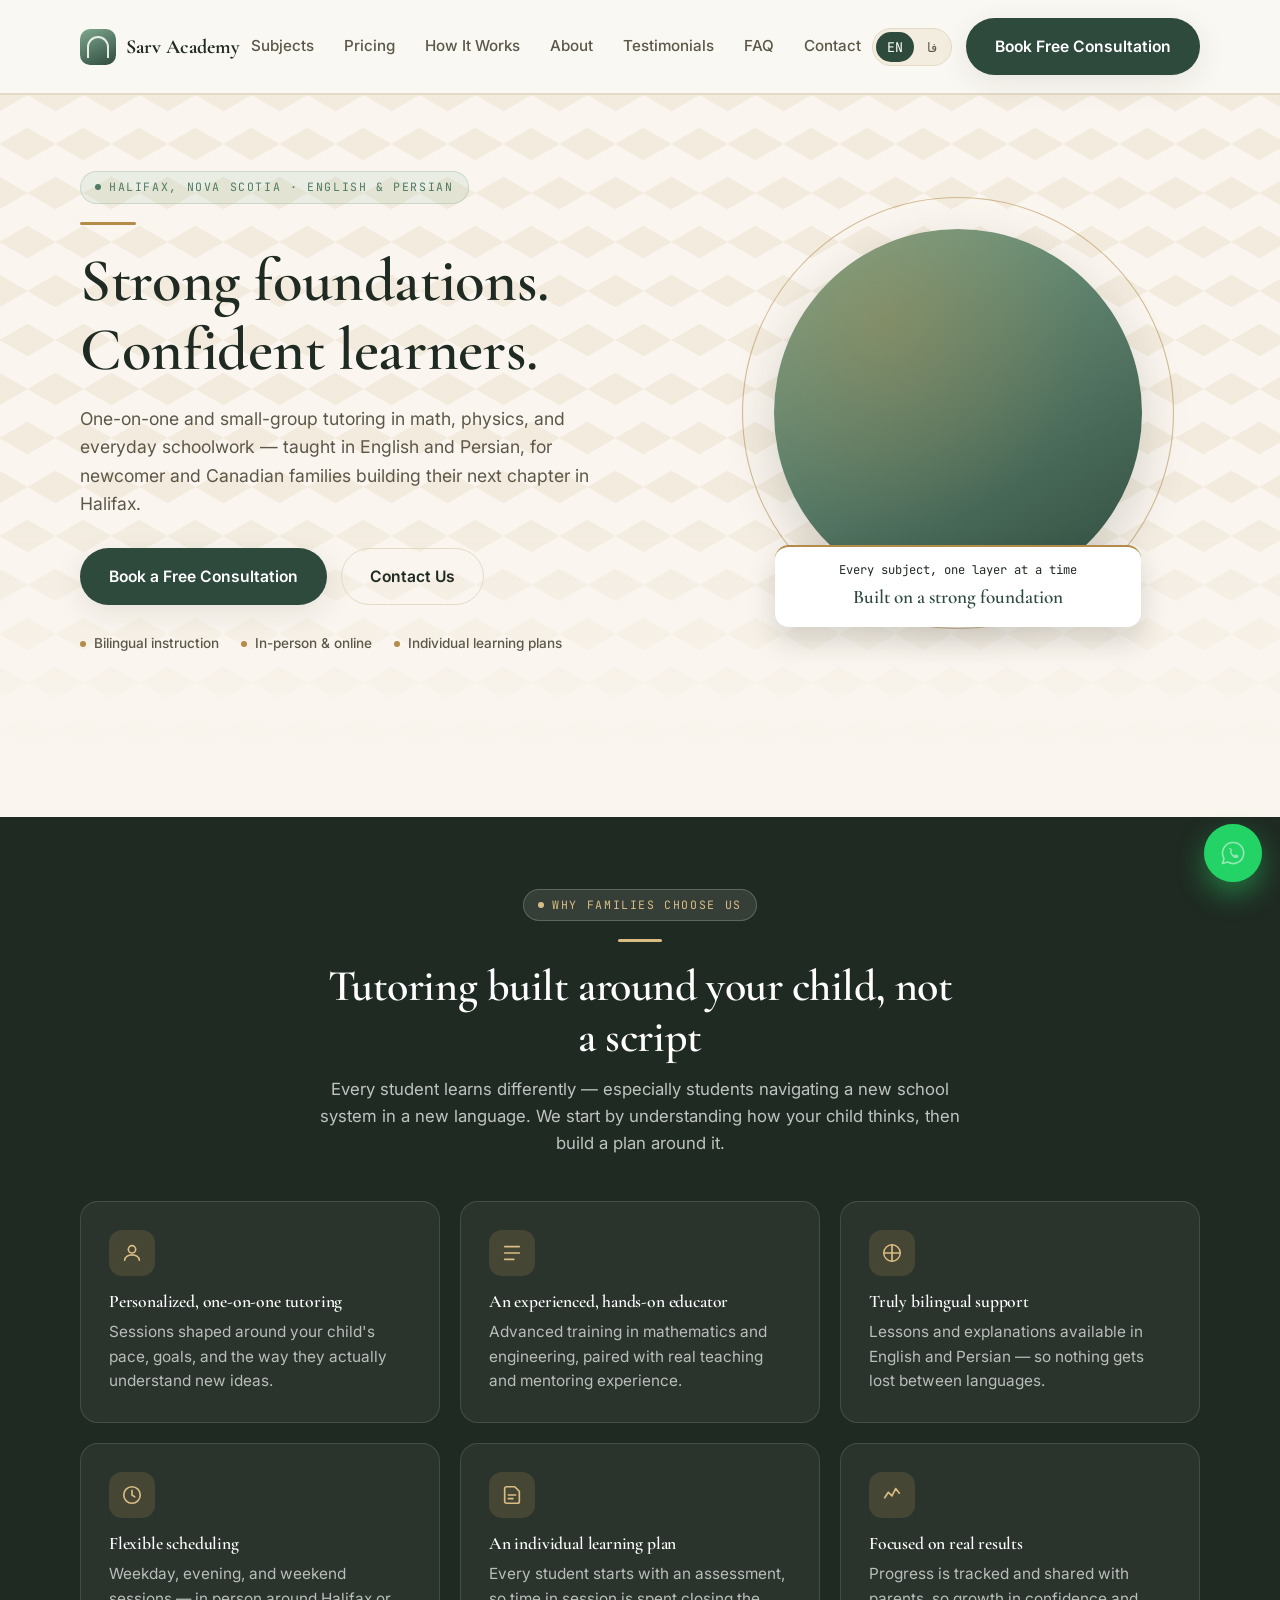
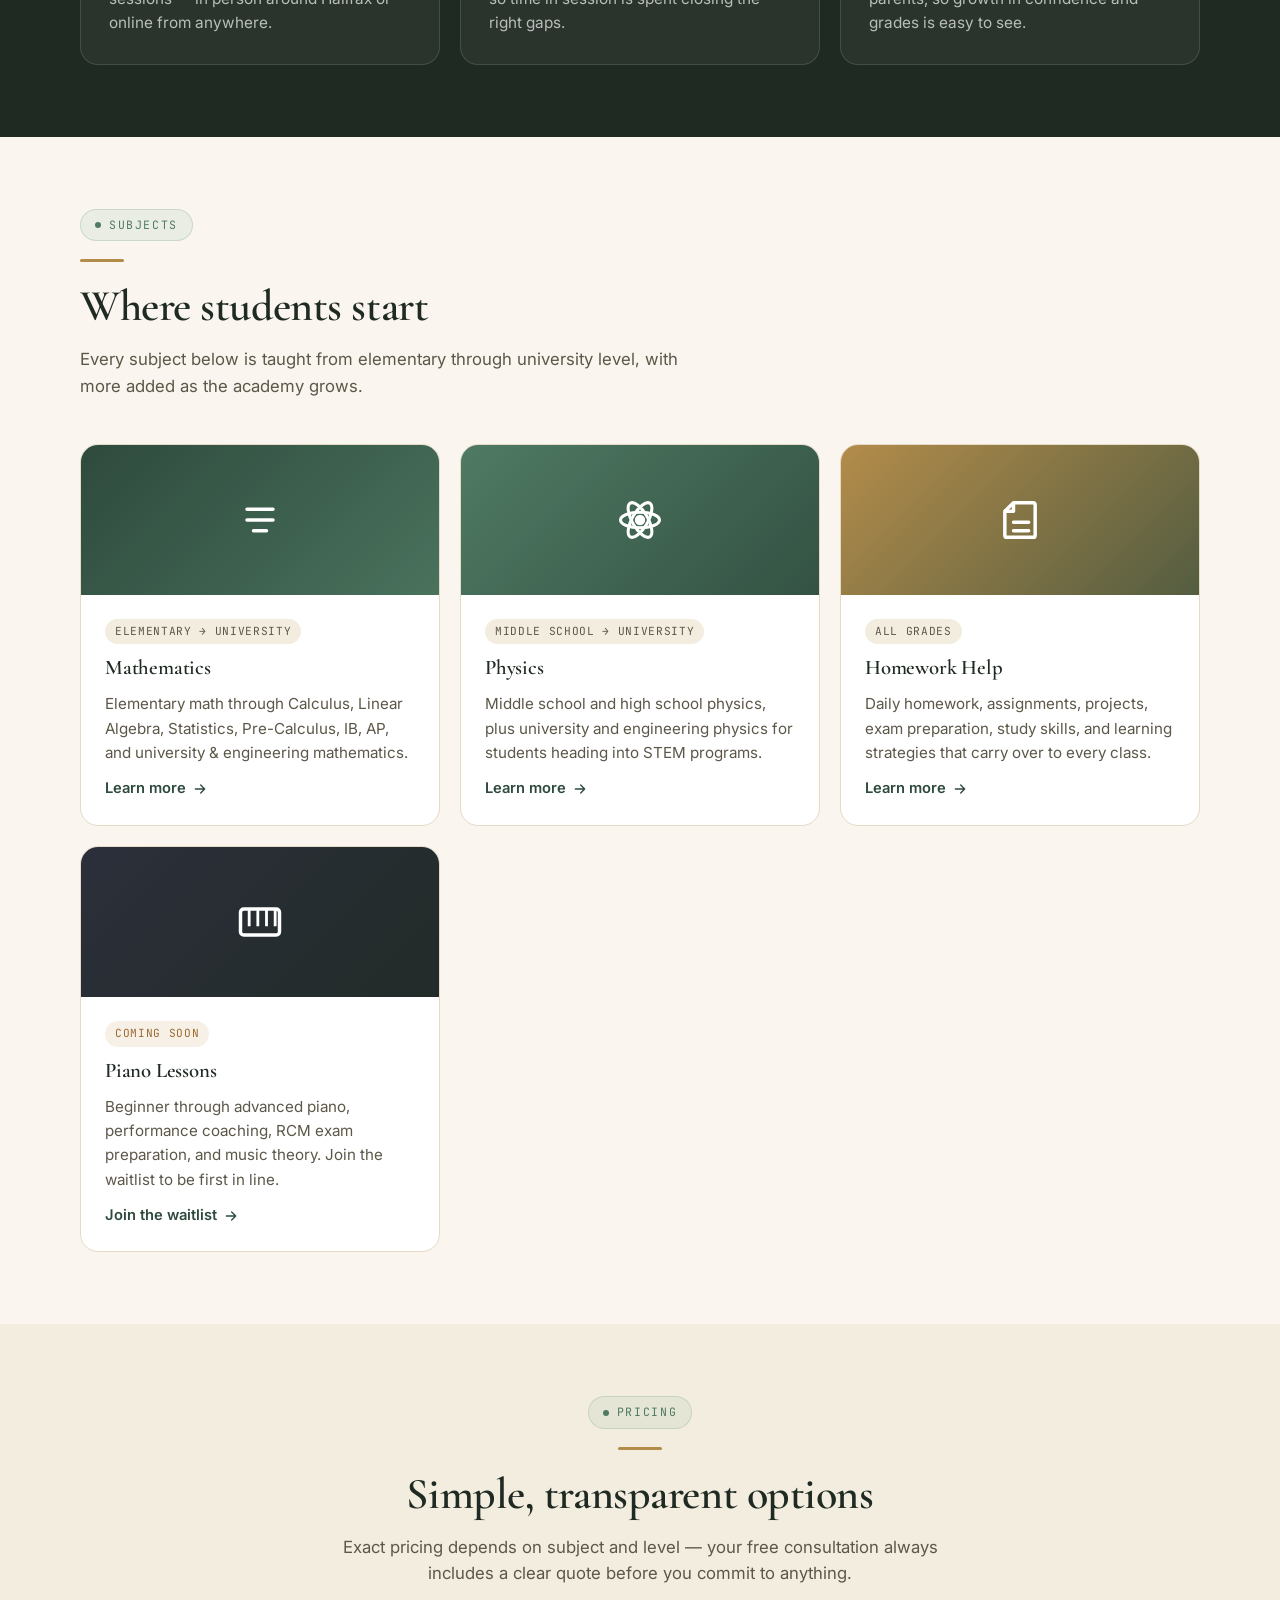
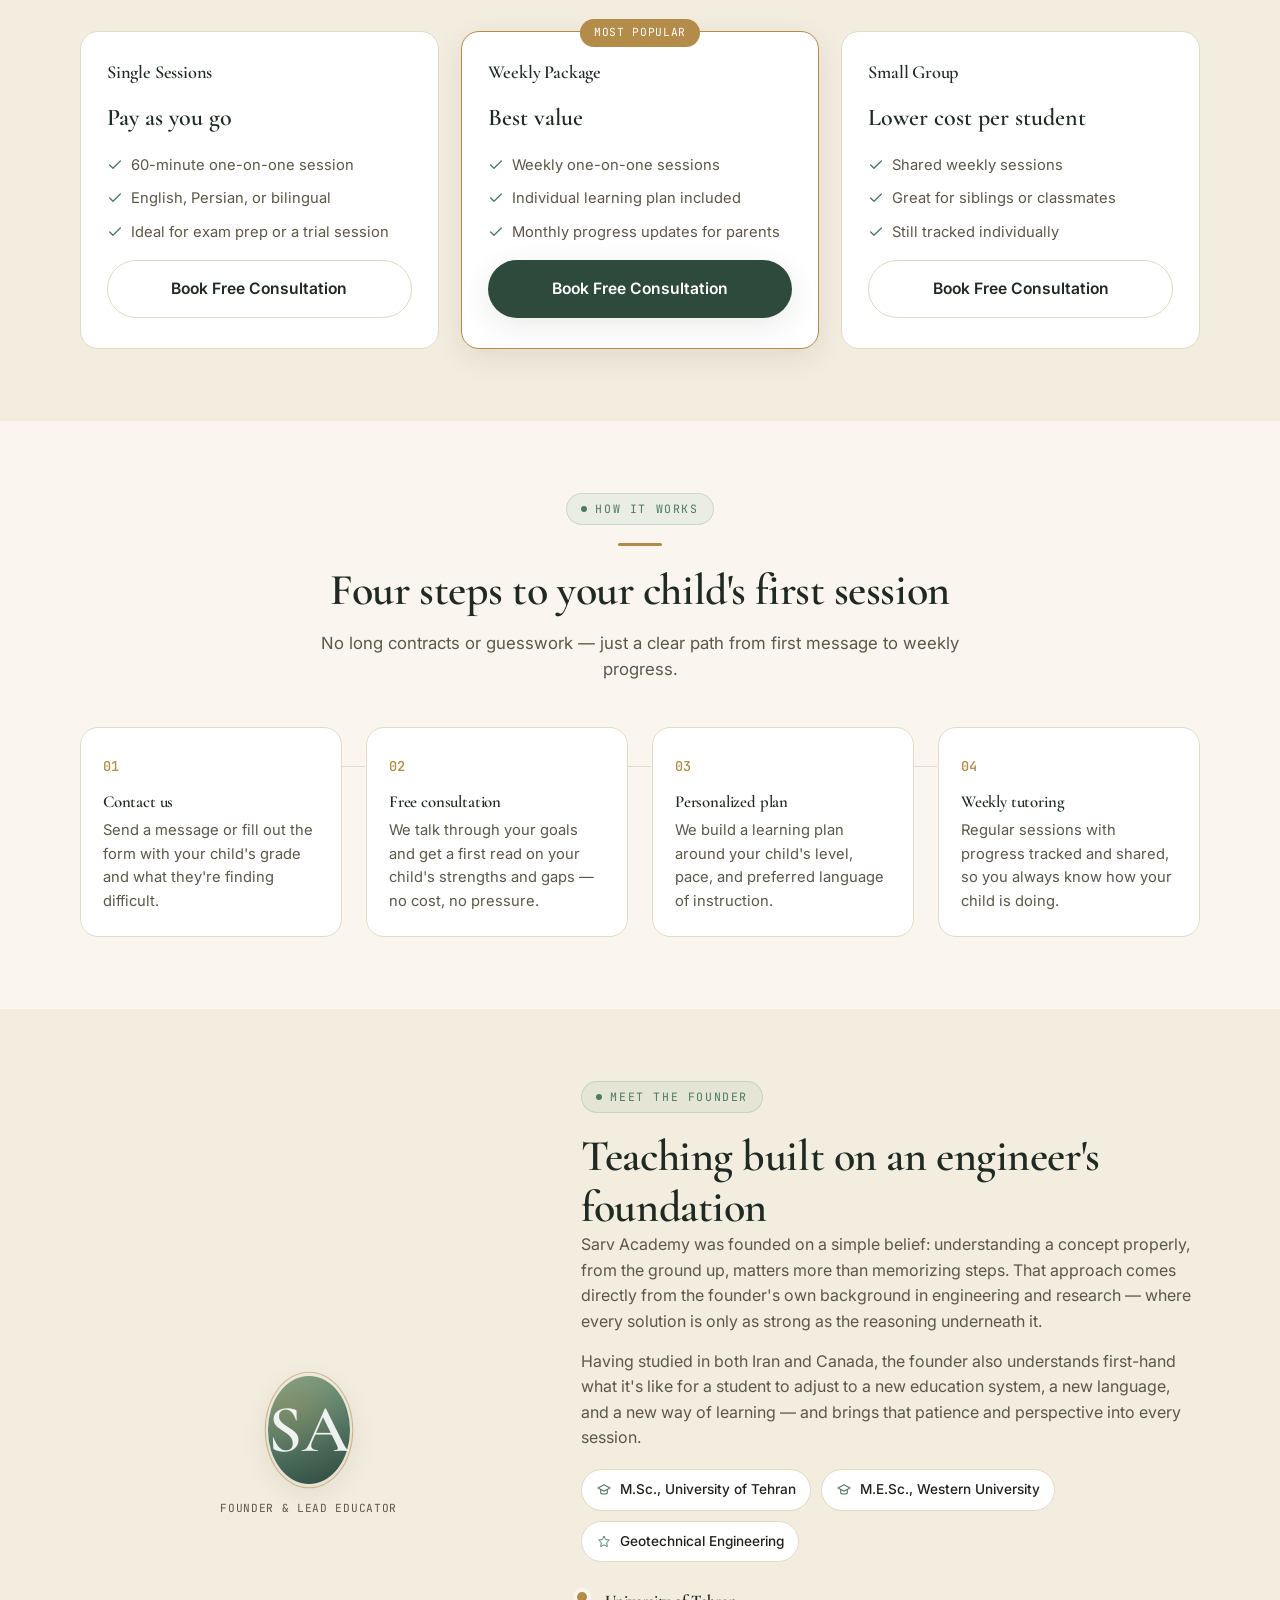
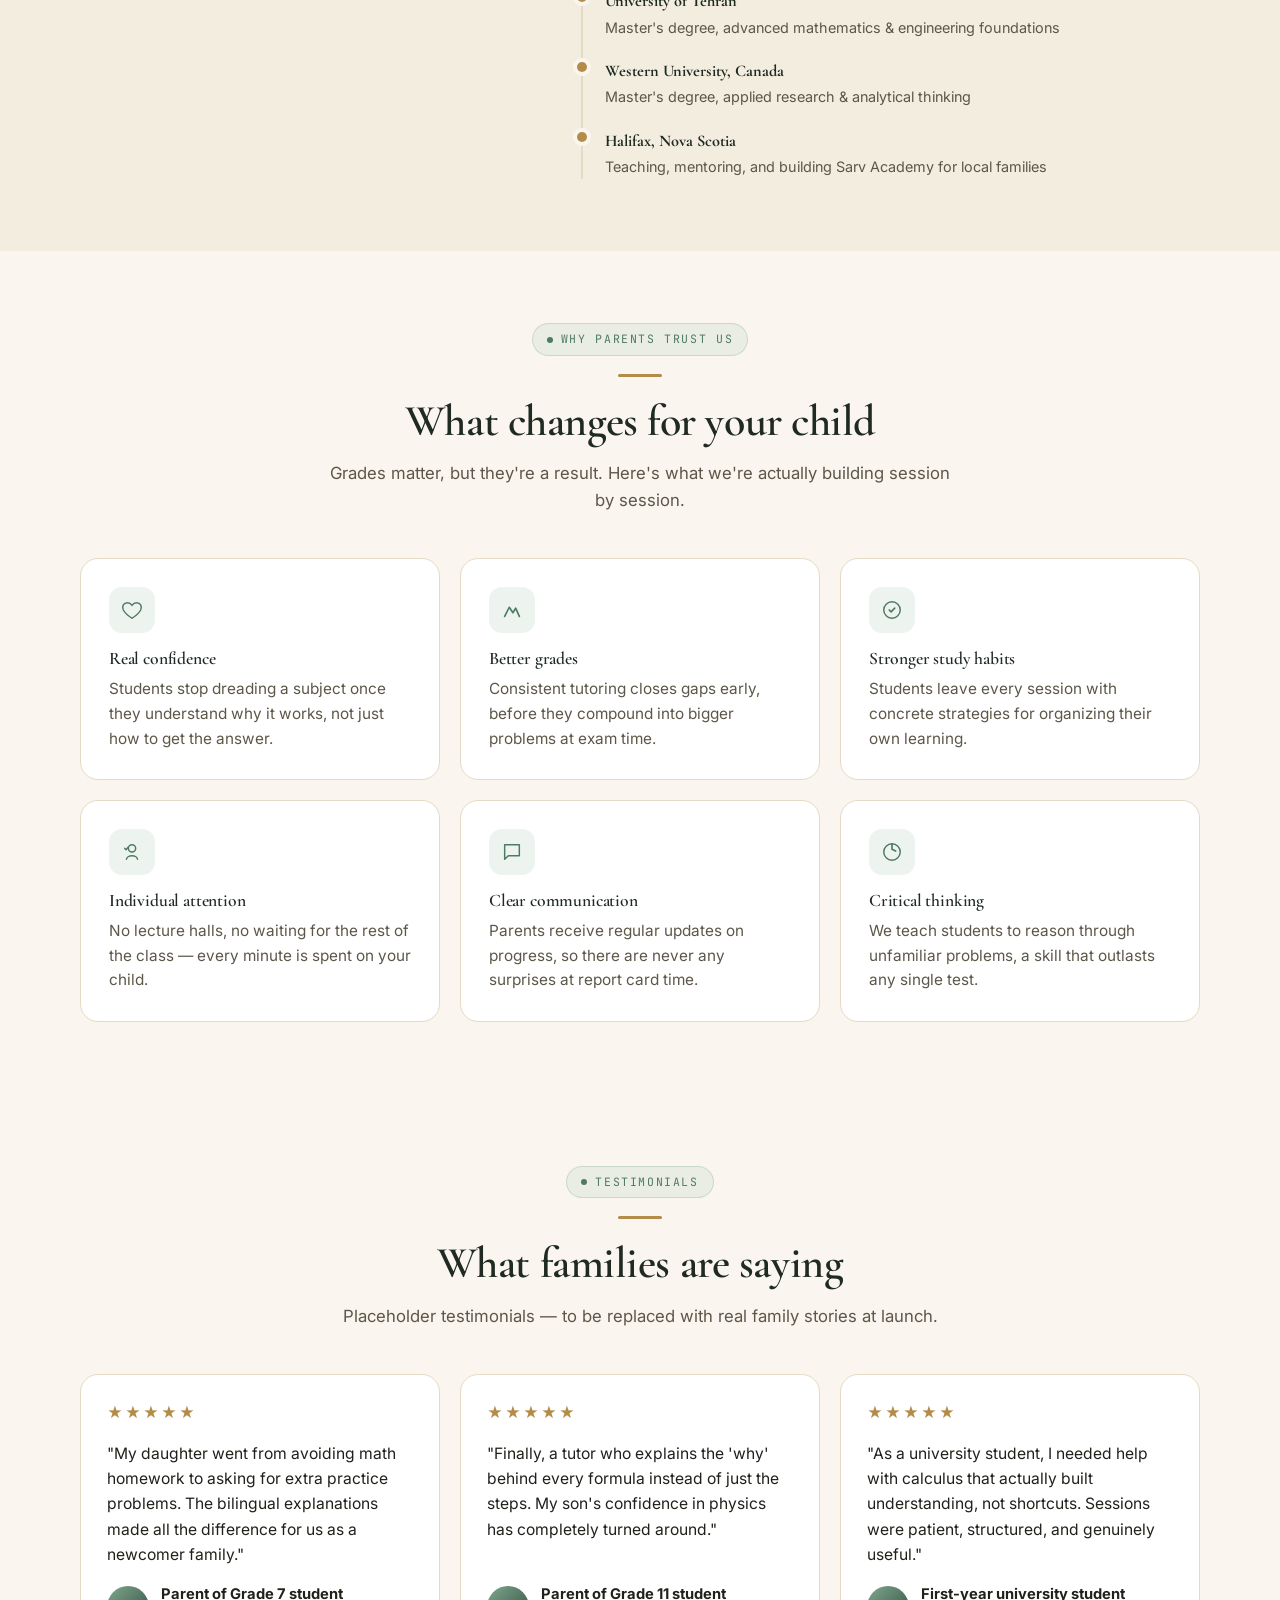
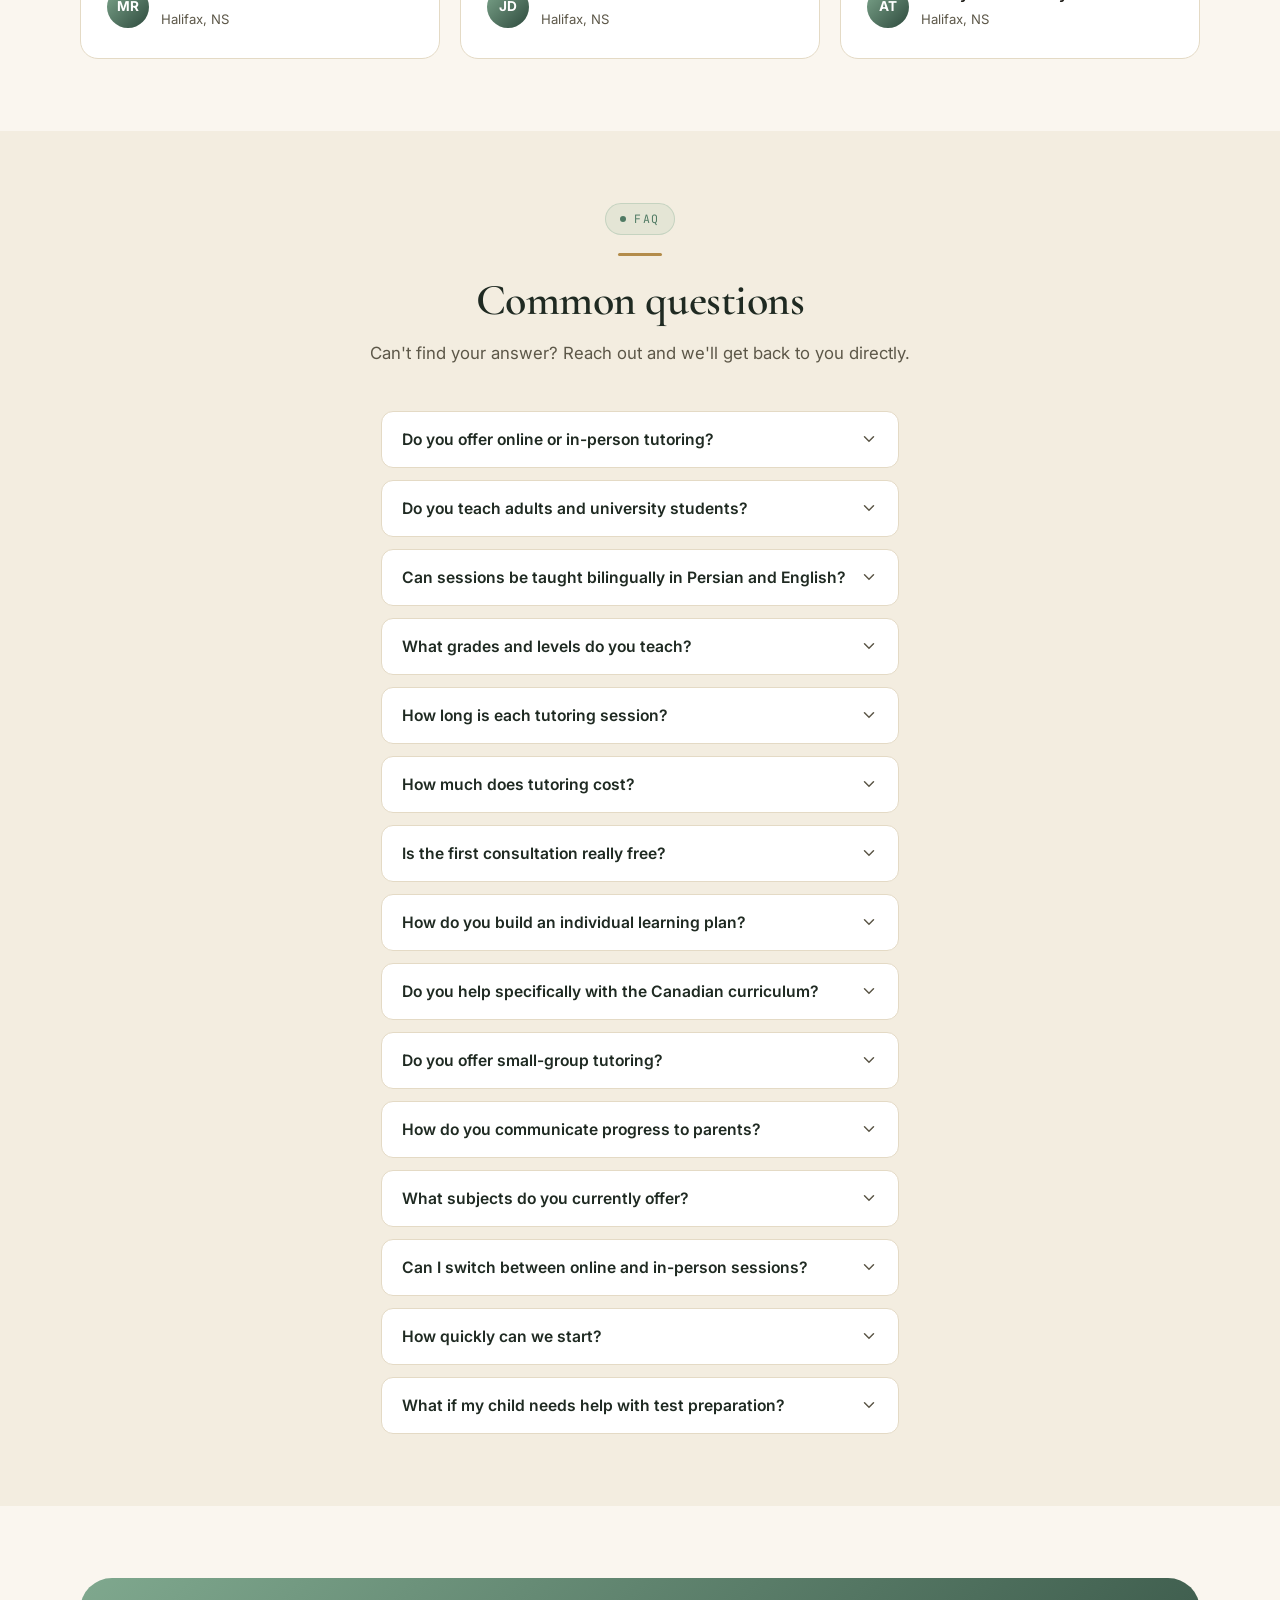
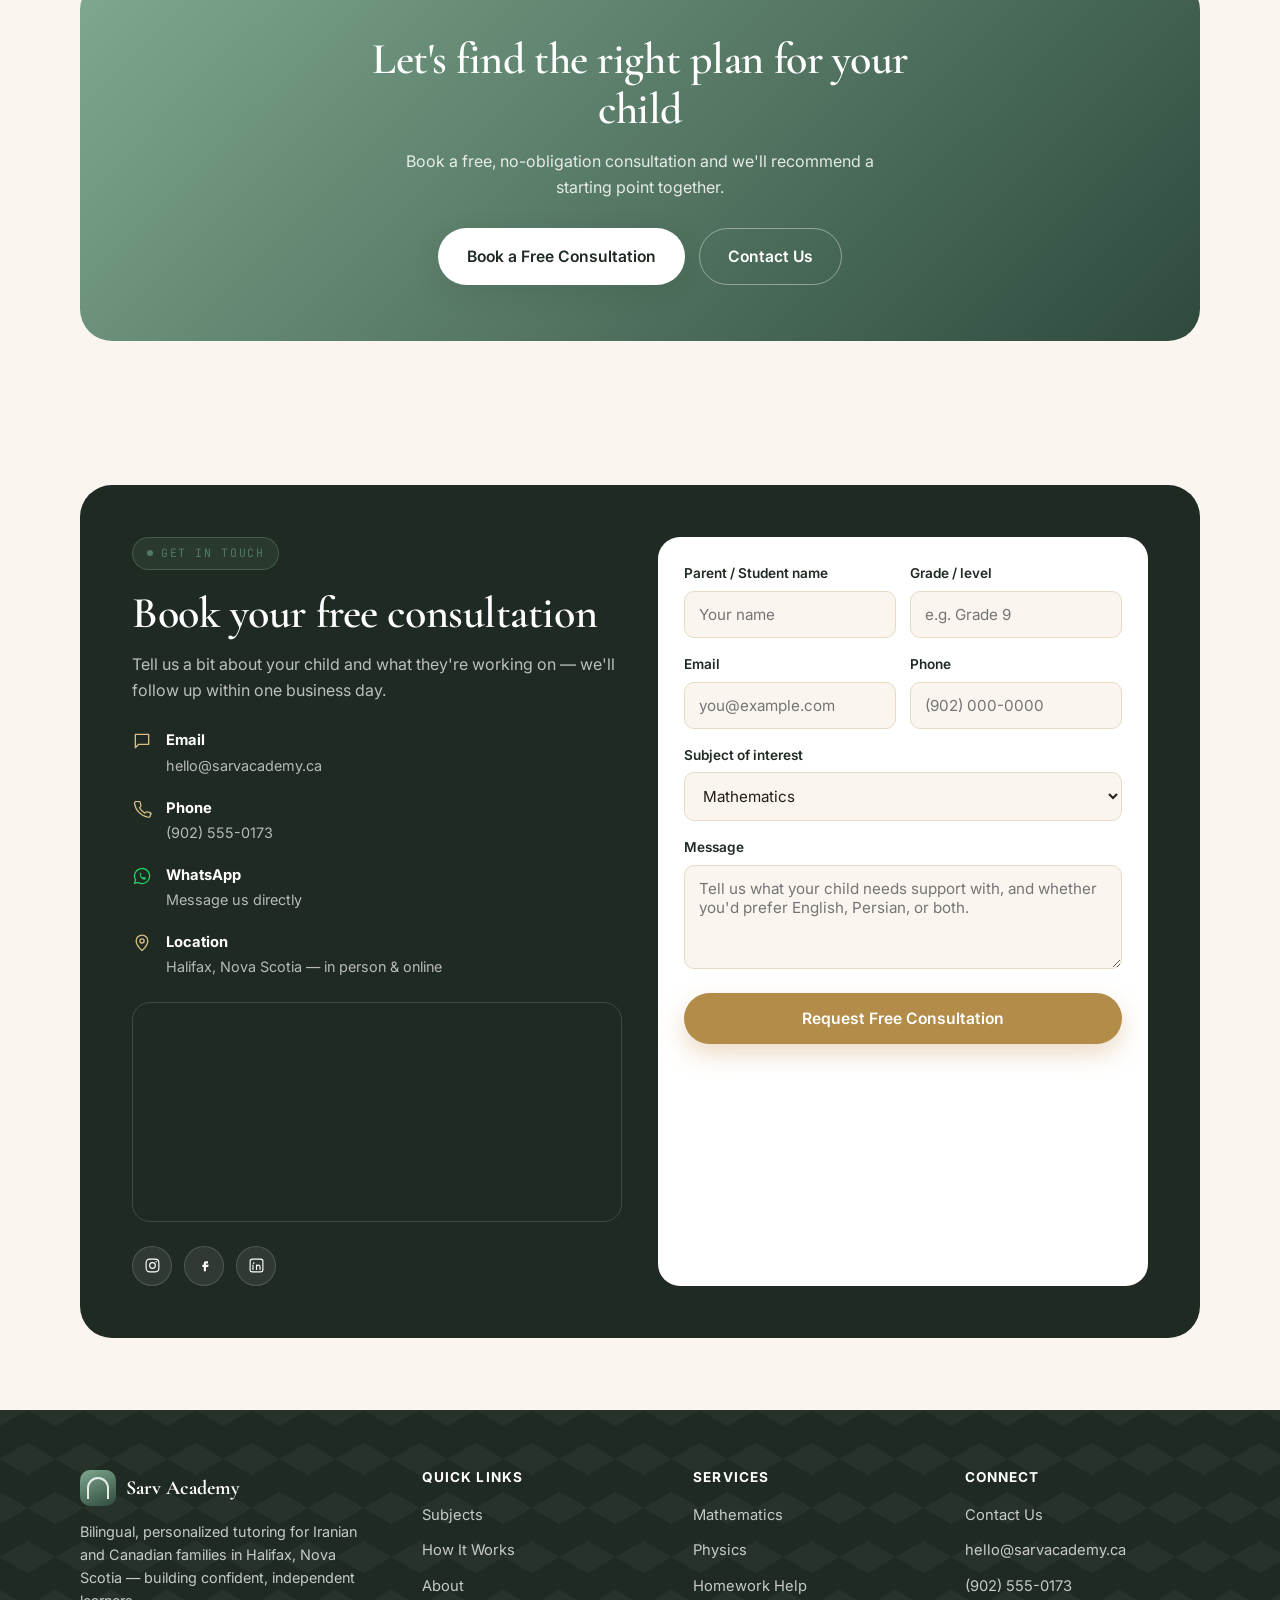
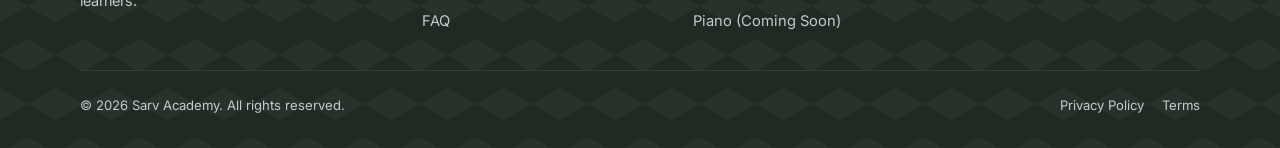
<file: index.html>
<!DOCTYPE html>
<html lang="en" dir="ltr">
<head>
<meta charset="UTF-8">
<meta name="viewport" content="width=device-width, initial-scale=1.0">
<title>Sarv Academy | Bilingual Tutoring in Halifax, Nova Scotia</title>
<meta name="description" content="Sarv Academy offers personalized, bilingual (English &amp; Persian) tutoring in math, physics and homework help for students in Halifax, Nova Scotia — in person and online.">
<link rel="preconnect" href="https://fonts.googleapis.com">
<link rel="preconnect" href="https://fonts.gstatic.com" crossorigin>
<link href="https://fonts.googleapis.com/css2?family=Cormorant+Garamond:wght@500;600;700&family=Inter:wght@400;500;600;700;800&family=JetBrains+Mono:wght@400;500&family=Vazirmatn:wght@400;500;600;700&display=swap" rel="stylesheet">
<link rel="stylesheet" href="styles.css">
</head>
<body>

<header>
  <nav class="nav container">
    <a href="#top" class="logo"><span class="logo-mark"></span>Sarv Academy</a>
    <ul class="nav-links">
      <li><a href="#subjects" data-i18n="navSubjects">Subjects</a></li>
      <li><a href="#pricing" data-i18n="navPricing">Pricing</a></li>
      <li><a href="#how-it-works" data-i18n="navHow">How It Works</a></li>
      <li><a href="#founder" data-i18n="navAbout">About</a></li>
      <li><a href="#testimonials" data-i18n="navTestimonials">Testimonials</a></li>
      <li><a href="#faq" data-i18n="navFaq">FAQ</a></li>
      <li><a href="#contact" data-i18n="navContact">Contact</a></li>
    </ul>
    <div class="nav-actions">
      <div class="lang-switch" role="group" aria-label="Language switch">
        <button data-lang="en" class="active" type="button">EN</button>
        <button data-lang="fa" type="button">فا</button>
      </div>
      <a href="#contact" class="btn btn-primary nav-cta" data-i18n="navCta">Book Free Consultation</a>
      <button class="menu-btn" id="menuBtn" aria-label="Toggle menu" aria-expanded="false" aria-controls="mobilePanel"><span></span></button>
    </div>
  </nav>
  <div class="mobile-panel" id="mobilePanel">
    <ul>
      <li><a href="#subjects" data-i18n="navSubjects">Subjects</a></li>
      <li><a href="#pricing" data-i18n="navPricing">Pricing</a></li>
      <li><a href="#how-it-works" data-i18n="navHow">How It Works</a></li>
      <li><a href="#founder" data-i18n="navAbout">About</a></li>
      <li><a href="#testimonials" data-i18n="navTestimonials">Testimonials</a></li>
      <li><a href="#faq" data-i18n="navFaq">FAQ</a></li>
      <li><a href="#contact" data-i18n="navContact">Contact</a></li>
    </ul>
    <div class="container" style="padding-bottom:20px;">
      <a href="#contact" class="btn btn-primary btn-block" data-i18n="navCta">Book Free Consultation</a>
    </div>
  </div>
</header>

<main id="top">
  <!-- HERO -->
  <section class="hero">
    <div class="strata" aria-hidden="true"><div></div><div></div><div></div><div></div><div></div></div>
    <div class="container hero-inner">
      <div class="hero-copy">
        <span class="eyebrow" data-i18n="heroEyebrow">Halifax, Nova Scotia · English &amp; Persian</span>
        <h1 data-i18n-html="heroTitle">Strong foundations.<br>Confident learners.</h1>
        <p class="lead" data-i18n="heroLead">One-on-one and small-group tutoring in math, physics, and everyday schoolwork — taught in English and Persian, for newcomer and Canadian families building their next chapter in Halifax.</p>
        <div class="hero-actions">
          <a href="#contact" class="btn btn-primary" data-i18n="heroBtnPrimary">Book a Free Consultation</a>
          <a href="#contact" class="btn btn-ghost" data-i18n="heroBtnGhost">Contact Us</a>
        </div>
        <div class="hero-trust">
          <span><i class="dot"></i><span data-i18n="heroTrust1">Bilingual instruction</span></span>
          <span><i class="dot"></i><span data-i18n="heroTrust2">In-person &amp; online</span></span>
          <span><i class="dot"></i><span data-i18n="heroTrust3">Individual learning plans</span></span>
        </div>
      </div>
      <div class="hero-visual reveal">
        <div class="arch-frame">
          <div class="arch-inner"></div>
          <div class="arch-badge"><span data-i18n="archBadgeSmall">Every subject, one layer at a time</span><strong data-i18n="archBadgeMain">Built on a strong foundation</strong></div>
        </div>
      </div>
    </div>
  </section>

  <!-- WHY CHOOSE US -->
  <section class="why-us" id="why-us">
    <div class="container">
      <div class="section-head center reveal">
        <span class="eyebrow" data-i18n="whyEyebrow">Why families choose us</span>
        <h2 data-i18n="whyTitle">Tutoring built around your child, not a script</h2>
        <p data-i18n="whyLead">Every student learns differently — especially students navigating a new school system in a new language. We start by understanding how your child thinks, then build a plan around it.</p>
      </div>
      <div class="grid-3">
        <div class="feature-card reveal">
          <div class="icon-badge">
            <svg viewBox="0 0 24 24" fill="none" width="22" height="22"><path d="M12 4a4 4 0 100 8 4 4 0 000-8zM4 20c0-3.3 3.6-6 8-6s8 2.7 8 6" stroke="currentColor" stroke-width="1.8" stroke-linecap="round"/></svg>
          </div>
          <h3 data-i18n="why1Title">Personalized, one-on-one tutoring</h3>
          <p data-i18n="why1Body">Sessions shaped around your child's pace, goals, and the way they actually understand new ideas.</p>
        </div>
        <div class="feature-card reveal">
          <div class="icon-badge">
            <svg viewBox="0 0 24 24" fill="none" width="22" height="22"><path d="M4 5h16M4 12h16M4 19h10" stroke="currentColor" stroke-width="1.8" stroke-linecap="round"/></svg>
          </div>
          <h3 data-i18n="why2Title">An experienced, hands-on educator</h3>
          <p data-i18n="why2Body">Advanced training in mathematics and engineering, paired with real teaching and mentoring experience.</p>
        </div>
        <div class="feature-card reveal">
          <div class="icon-badge">
            <svg viewBox="0 0 24 24" fill="none" width="22" height="22"><path d="M12 3v18M3 12h18" stroke="currentColor" stroke-width="1.8" stroke-linecap="round"/><circle cx="12" cy="12" r="9" stroke="currentColor" stroke-width="1.6"/></svg>
          </div>
          <h3 data-i18n="why3Title">Truly bilingual support</h3>
          <p data-i18n="why3Body">Lessons and explanations available in English and Persian — so nothing gets lost between languages.</p>
        </div>
        <div class="feature-card reveal">
          <div class="icon-badge">
            <svg viewBox="0 0 24 24" fill="none" width="22" height="22"><circle cx="12" cy="12" r="9" stroke="currentColor" stroke-width="1.8"/><path d="M12 7v5l3 2" stroke="currentColor" stroke-width="1.8" stroke-linecap="round"/></svg>
          </div>
          <h3 data-i18n="why4Title">Flexible scheduling</h3>
          <p data-i18n="why4Body">Weekday, evening, and weekend sessions — in person around Halifax or online from anywhere.</p>
        </div>
        <div class="feature-card reveal">
          <div class="icon-badge">
            <svg viewBox="0 0 24 24" fill="none" width="22" height="22"><path d="M4 19V5a2 2 0 012-2h9l5 5v11a2 2 0 01-2 2H6a2 2 0 01-2-2z" stroke="currentColor" stroke-width="1.8" stroke-linejoin="round"/><path d="M8 12h8M8 16h5" stroke="currentColor" stroke-width="1.8" stroke-linecap="round"/></svg>
          </div>
          <h3 data-i18n="why5Title">An individual learning plan</h3>
          <p data-i18n="why5Body">Every student starts with an assessment, so time in session is spent closing the right gaps.</p>
        </div>
        <div class="feature-card reveal">
          <div class="icon-badge">
            <svg viewBox="0 0 24 24" fill="none" width="22" height="22"><path d="M4 15l4-6 4 4 4-8 4 5" stroke="currentColor" stroke-width="1.8" stroke-linecap="round" stroke-linejoin="round"/></svg>
          </div>
          <h3 data-i18n="why6Title">Focused on real results</h3>
          <p data-i18n="why6Body">Progress is tracked and shared with parents, so growth in confidence and grades is easy to see.</p>
        </div>
      </div>
    </div>
  </section>

  <!-- SUBJECTS -->
  <section id="subjects">
    <div class="container">
      <div class="section-head reveal">
        <span class="eyebrow" data-i18n="subjEyebrow">Subjects</span>
        <h2 data-i18n="subjTitle">Where students start</h2>
        <p data-i18n="subjLead">Every subject below is taught from elementary through university level, with more added as the academy grows.</p>
      </div>
      <div class="grid-3">
        <article class="subject-card reveal">
          <div class="subject-media math">
            <svg viewBox="0 0 24 24" fill="none"><path d="M6 12h12M6 7h12M9 17h6" stroke="currentColor" stroke-width="1.6" stroke-linecap="round"/></svg>
          </div>
          <div class="subject-body">
            <span class="tag" data-i18n="mathTag">Elementary → University</span>
            <h3 data-i18n="mathTitle">Mathematics</h3>
            <p data-i18n="mathDesc">Elementary math through Calculus, Linear Algebra, Statistics, Pre-Calculus, IB, AP, and university &amp; engineering mathematics.</p>
            <a href="math-tutoring.html" class="subject-link"><span data-i18n="learnMore">Learn more</span> <svg viewBox="0 0 24 24" fill="none"><path d="M5 12h14M13 6l6 6-6 6" stroke="currentColor" stroke-width="2" stroke-linecap="round" stroke-linejoin="round"/></svg></a>
          </div>
        </article>
        <article class="subject-card reveal">
          <div class="subject-media physics">
            <svg viewBox="0 0 24 24" fill="none"><circle cx="12" cy="12" r="2.4" fill="currentColor"/><ellipse cx="12" cy="12" rx="9" ry="3.6" stroke="currentColor" stroke-width="1.4"/><ellipse cx="12" cy="12" rx="9" ry="3.6" stroke="currentColor" stroke-width="1.4" transform="rotate(60 12 12)"/><ellipse cx="12" cy="12" rx="9" ry="3.6" stroke="currentColor" stroke-width="1.4" transform="rotate(120 12 12)"/></svg>
          </div>
          <div class="subject-body">
            <span class="tag" data-i18n="physicsTag">Middle School → University</span>
            <h3 data-i18n="physicsTitle">Physics</h3>
            <p data-i18n="physicsDesc">Middle school and high school physics, plus university and engineering physics for students heading into STEM programs.</p>
            <a href="physics-tutoring.html" class="subject-link"><span data-i18n="learnMore">Learn more</span> <svg viewBox="0 0 24 24" fill="none"><path d="M5 12h14M13 6l6 6-6 6" stroke="currentColor" stroke-width="2" stroke-linecap="round" stroke-linejoin="round"/></svg></a>
          </div>
        </article>
        <article class="subject-card reveal">
          <div class="subject-media homework">
            <svg viewBox="0 0 24 24" fill="none"><path d="M9 4h9a1 1 0 011 1v14a1 1 0 01-1 1H6a1 1 0 01-1-1V8z" stroke="currentColor" stroke-width="1.6" stroke-linejoin="round"/><path d="M9 4v4H5" stroke="currentColor" stroke-width="1.6" stroke-linejoin="round"/><path d="M9 13h7M9 17h7" stroke="currentColor" stroke-width="1.6" stroke-linecap="round"/></svg>
          </div>
          <div class="subject-body">
            <span class="tag" data-i18n="hwTag">All grades</span>
            <h3 data-i18n="hwTitle">Homework Help</h3>
            <p data-i18n="hwDesc">Daily homework, assignments, projects, exam preparation, study skills, and learning strategies that carry over to every class.</p>
            <a href="homework-help.html" class="subject-link"><span data-i18n="learnMore">Learn more</span> <svg viewBox="0 0 24 24" fill="none"><path d="M5 12h14M13 6l6 6-6 6" stroke="currentColor" stroke-width="2" stroke-linecap="round" stroke-linejoin="round"/></svg></a>
          </div>
        </article>
        <article class="subject-card reveal">
          <div class="subject-media piano">
            <svg viewBox="0 0 24 24" fill="none"><rect x="3" y="6" width="18" height="12" rx="1.5" stroke="currentColor" stroke-width="1.6"/><path d="M7 6v8M11 6v8M15 6v8M19 6v8" stroke="currentColor" stroke-width="1.3"/></svg>
          </div>
          <div class="subject-body">
            <span class="tag soon" data-i18n="pianoTag">Coming soon</span>
            <h3 data-i18n="pianoTitle">Piano Lessons</h3>
            <p data-i18n="pianoDesc">Beginner through advanced piano, performance coaching, RCM exam preparation, and music theory. Join the waitlist to be first in line.</p>
            <a href="piano-lessons.html" class="subject-link"><span data-i18n="joinWaitlist">Join the waitlist</span> <svg viewBox="0 0 24 24" fill="none"><path d="M5 12h14M13 6l6 6-6 6" stroke="currentColor" stroke-width="2" stroke-linecap="round" stroke-linejoin="round"/></svg></a>
          </div>
        </article>
      </div>
    </div>
  </section>

  <!-- PRICING -->
  <section id="pricing" class="trust-band">
    <div class="container">
      <div class="section-head center reveal">
        <span class="eyebrow" data-i18n="priceEyebrow">Pricing</span>
        <h2 data-i18n="priceTitle">Simple, transparent options</h2>
        <p data-i18n="priceLead">Exact pricing depends on subject and level — your free consultation always includes a clear quote before you commit to anything.</p>
      </div>
      <div class="pricing-grid">
        <div class="price-card reveal">
          <h3 data-i18n="price1Title">Single Sessions</h3>
          <div class="price-note" data-i18n="price1Note">Pay as you go<span data-i18n="price1Sub">No commitment required</span></div>
          <ul class="price-features">
            <li><svg viewBox="0 0 24 24" fill="none"><path d="M4 12l5 5L20 6" stroke="currentColor" stroke-width="2" stroke-linecap="round" stroke-linejoin="round"/></svg><span data-i18n="price1F1">60-minute one-on-one session</span></li>
            <li><svg viewBox="0 0 24 24" fill="none"><path d="M4 12l5 5L20 6" stroke="currentColor" stroke-width="2" stroke-linecap="round" stroke-linejoin="round"/></svg><span data-i18n="price1F2">English, Persian, or bilingual</span></li>
            <li><svg viewBox="0 0 24 24" fill="none"><path d="M4 12l5 5L20 6" stroke="currentColor" stroke-width="2" stroke-linecap="round" stroke-linejoin="round"/></svg><span data-i18n="price1F3">Ideal for exam prep or a trial session</span></li>
          </ul>
          <a href="#contact" class="btn btn-ghost btn-block" data-i18n="priceCta">Book Free Consultation</a>
        </div>
        <div class="price-card popular reveal">
          <span class="price-badge" data-i18n="price2Badge">Most popular</span>
          <h3 data-i18n="price2Title">Weekly Package</h3>
          <div class="price-note" data-i18n="price2Note">Best value<span data-i18n="price2Sub">Billed monthly, cancel anytime</span></div>
          <ul class="price-features">
            <li><svg viewBox="0 0 24 24" fill="none"><path d="M4 12l5 5L20 6" stroke="currentColor" stroke-width="2" stroke-linecap="round" stroke-linejoin="round"/></svg><span data-i18n="price2F1">Weekly one-on-one sessions</span></li>
            <li><svg viewBox="0 0 24 24" fill="none"><path d="M4 12l5 5L20 6" stroke="currentColor" stroke-width="2" stroke-linecap="round" stroke-linejoin="round"/></svg><span data-i18n="price2F2">Individual learning plan included</span></li>
            <li><svg viewBox="0 0 24 24" fill="none"><path d="M4 12l5 5L20 6" stroke="currentColor" stroke-width="2" stroke-linecap="round" stroke-linejoin="round"/></svg><span data-i18n="price2F3">Monthly progress updates for parents</span></li>
          </ul>
          <a href="#contact" class="btn btn-primary btn-block" data-i18n="priceCta">Book Free Consultation</a>
        </div>
        <div class="price-card reveal">
          <h3 data-i18n="price3Title">Small Group</h3>
          <div class="price-note" data-i18n="price3Note">Lower cost per student<span data-i18n="price3Sub">2–3 students, similar level</span></div>
          <ul class="price-features">
            <li><svg viewBox="0 0 24 24" fill="none"><path d="M4 12l5 5L20 6" stroke="currentColor" stroke-width="2" stroke-linecap="round" stroke-linejoin="round"/></svg><span data-i18n="price3F1">Shared weekly sessions</span></li>
            <li><svg viewBox="0 0 24 24" fill="none"><path d="M4 12l5 5L20 6" stroke="currentColor" stroke-width="2" stroke-linecap="round" stroke-linejoin="round"/></svg><span data-i18n="price3F2">Great for siblings or classmates</span></li>
            <li><svg viewBox="0 0 24 24" fill="none"><path d="M4 12l5 5L20 6" stroke="currentColor" stroke-width="2" stroke-linecap="round" stroke-linejoin="round"/></svg><span data-i18n="price3F3">Still tracked individually</span></li>
          </ul>
          <a href="#contact" class="btn btn-ghost btn-block" data-i18n="priceCta">Book Free Consultation</a>
        </div>
      </div>
    </div>
  </section>

  <!-- HOW IT WORKS -->
  <section id="how-it-works">
    <div class="container">
      <div class="section-head center reveal">
        <span class="eyebrow" data-i18n="howEyebrow">How it works</span>
        <h2 data-i18n="howTitle">Four steps to your child's first session</h2>
        <p data-i18n="howLead">No long contracts or guesswork — just a clear path from first message to weekly progress.</p>
      </div>
      <div class="steps">
        <div class="step reveal">
          <span class="step-num">01</span>
          <h3 data-i18n="step1Title">Contact us</h3>
          <p data-i18n="step1Body">Send a message or fill out the form with your child's grade and what they're finding difficult.</p>
        </div>
        <div class="step reveal">
          <span class="step-num">02</span>
          <h3 data-i18n="step2Title">Free consultation</h3>
          <p data-i18n="step2Body">We talk through your goals and get a first read on your child's strengths and gaps — no cost, no pressure.</p>
        </div>
        <div class="step reveal">
          <span class="step-num">03</span>
          <h3 data-i18n="step3Title">Personalized plan</h3>
          <p data-i18n="step3Body">We build a learning plan around your child's level, pace, and preferred language of instruction.</p>
        </div>
        <div class="step reveal">
          <span class="step-num">04</span>
          <h3 data-i18n="step4Title">Weekly tutoring</h3>
          <p data-i18n="step4Body">Regular sessions with progress tracked and shared, so you always know how your child is doing.</p>
        </div>
      </div>
    </div>
  </section>

  <!-- FOUNDER -->
  <section id="founder" class="trust-band">
    <div class="container founder">
      <div class="founder-photo reveal">
        <span>SA</span>
        <small data-i18n="founderPhotoCaption">Founder &amp; Lead Educator</small>
      </div>
      <div class="founder-content reveal">
        <span class="eyebrow" data-i18n="founderEyebrow">Meet the founder</span>
        <h2 data-i18n="founderTitle">Teaching built on an engineer's foundation</h2>
        <p data-i18n="founderP1">Sarv Academy was founded on a simple belief: understanding a concept properly, from the ground up, matters more than memorizing steps. That approach comes directly from the founder's own background in engineering and research — where every solution is only as strong as the reasoning underneath it.</p>
        <p data-i18n="founderP2">Having studied in both Iran and Canada, the founder also understands first-hand what it's like for a student to adjust to a new education system, a new language, and a new way of learning — and brings that patience and perspective into every session.</p>
        <div class="credentials">
          <span class="credential"><svg viewBox="0 0 24 24" fill="none"><path d="M3 9l9-5 9 5-9 5-9-5z" stroke="currentColor" stroke-width="1.6" stroke-linejoin="round"/><path d="M7 11v5c0 1.1 2.2 2 5 2s5-.9 5-2v-5" stroke="currentColor" stroke-width="1.6"/></svg><span data-i18n="cred1">M.Sc., University of Tehran</span></span>
          <span class="credential"><svg viewBox="0 0 24 24" fill="none"><path d="M3 9l9-5 9 5-9 5-9-5z" stroke="currentColor" stroke-width="1.6" stroke-linejoin="round"/><path d="M7 11v5c0 1.1 2.2 2 5 2s5-.9 5-2v-5" stroke="currentColor" stroke-width="1.6"/></svg><span data-i18n="cred2">M.E.Sc., Western University</span></span>
          <span class="credential"><svg viewBox="0 0 24 24" fill="none"><path d="M12 3l2.5 5.5L20 9l-4 4 1 6-5-2.7L7 19l1-6-4-4 5.5-.5z" stroke="currentColor" stroke-width="1.4" stroke-linejoin="round"/></svg><span data-i18n="cred3">Geotechnical Engineering</span></span>
        </div>
        <div class="timeline">
          <div class="timeline-item">
            <strong data-i18n="tl1Title">University of Tehran</strong>
            <span data-i18n="tl1Body">Master's degree, advanced mathematics &amp; engineering foundations</span>
          </div>
          <div class="timeline-item">
            <strong data-i18n="tl2Title">Western University, Canada</strong>
            <span data-i18n="tl2Body">Master's degree, applied research &amp; analytical thinking</span>
          </div>
          <div class="timeline-item">
            <strong data-i18n="tl3Title">Halifax, Nova Scotia</strong>
            <span data-i18n="tl3Body">Teaching, mentoring, and building Sarv Academy for local families</span>
          </div>
        </div>
      </div>
    </div>
  </section>

  <!-- WHY PARENTS TRUST US -->
  <section id="trust">
    <div class="container">
      <div class="section-head center reveal">
        <span class="eyebrow" data-i18n="trustEyebrow">Why parents trust us</span>
        <h2 data-i18n="trustTitle">What changes for your child</h2>
        <p data-i18n="trustLead">Grades matter, but they're a result. Here's what we're actually building session by session.</p>
      </div>
      <div class="grid-3">
        <div class="feature-card reveal">
          <div class="icon-badge"><svg viewBox="0 0 24 24" fill="none" width="22" height="22"><path d="M12 21s-7-4.5-9.5-9C.5 8 3 4 7 4c2 0 3.8 1.2 5 3 1.2-1.8 3-3 5-3 4 0 6.5 4 4.5 8-2.5 4.5-9.5 9-9.5 9z" stroke="currentColor" stroke-width="1.6" stroke-linejoin="round"/></svg></div>
          <h3 data-i18n="trust1Title">Real confidence</h3>
          <p data-i18n="trust1Body">Students stop dreading a subject once they understand why it works, not just how to get the answer.</p>
        </div>
        <div class="feature-card reveal">
          <div class="icon-badge"><svg viewBox="0 0 24 24" fill="none" width="22" height="22"><path d="M4 19l5-10 4 6 3-5 4 9" stroke="currentColor" stroke-width="1.8" stroke-linecap="round" stroke-linejoin="round"/></svg></div>
          <h3 data-i18n="trust2Title">Better grades</h3>
          <p data-i18n="trust2Body">Consistent tutoring closes gaps early, before they compound into bigger problems at exam time.</p>
        </div>
        <div class="feature-card reveal">
          <div class="icon-badge"><svg viewBox="0 0 24 24" fill="none" width="22" height="22"><circle cx="12" cy="12" r="9" stroke="currentColor" stroke-width="1.6"/><path d="M9 12l2 2 4-4" stroke="currentColor" stroke-width="1.8" stroke-linecap="round" stroke-linejoin="round"/></svg></div>
          <h3 data-i18n="trust3Title">Stronger study habits</h3>
          <p data-i18n="trust3Body">Students leave every session with concrete strategies for organizing their own learning.</p>
        </div>
        <div class="feature-card reveal">
          <div class="icon-badge"><svg viewBox="0 0 24 24" fill="none" width="22" height="22"><path d="M12 4a4 4 0 100 8 4 4 0 000-8zM6 20c0-2.2 2.7-4 6-4s6 1.8 6 4" stroke="currentColor" stroke-width="1.6" stroke-linecap="round"/><path d="M4 8l1.5 1.5L8 6.5" stroke="currentColor" stroke-width="1.6" stroke-linecap="round" stroke-linejoin="round"/></svg></div>
          <h3 data-i18n="trust4Title">Individual attention</h3>
          <p data-i18n="trust4Body">No lecture halls, no waiting for the rest of the class — every minute is spent on your child.</p>
        </div>
        <div class="feature-card reveal">
          <div class="icon-badge"><svg viewBox="0 0 24 24" fill="none" width="22" height="22"><path d="M4 4h16v12H8l-4 4z" stroke="currentColor" stroke-width="1.6" stroke-linejoin="round"/></svg></div>
          <h3 data-i18n="trust5Title">Clear communication</h3>
          <p data-i18n="trust5Body">Parents receive regular updates on progress, so there are never any surprises at report card time.</p>
        </div>
        <div class="feature-card reveal">
          <div class="icon-badge"><svg viewBox="0 0 24 24" fill="none" width="22" height="22"><path d="M12 3v6l4 2" stroke="currentColor" stroke-width="1.8" stroke-linecap="round" stroke-linejoin="round"/><circle cx="12" cy="12" r="9" stroke="currentColor" stroke-width="1.6"/></svg></div>
          <h3 data-i18n="trust6Title">Critical thinking</h3>
          <p data-i18n="trust6Body">We teach students to reason through unfamiliar problems, a skill that outlasts any single test.</p>
        </div>
      </div>
    </div>
  </section>

  <!-- TESTIMONIALS -->
  <section id="testimonials">
    <div class="container">
      <div class="section-head center reveal">
        <span class="eyebrow" data-i18n="testiEyebrow">Testimonials</span>
        <h2 data-i18n="testiTitle">What families are saying</h2>
        <p data-i18n="testiLead">Placeholder testimonials — to be replaced with real family stories at launch.</p>
      </div>
      <div class="testimonial-row">
        <div class="testimonial-card reveal">
          <div class="stars">★★★★★</div>
          <p data-i18n="testi1Quote">"My daughter went from avoiding math homework to asking for extra practice problems. The bilingual explanations made all the difference for us as a newcomer family."</p>
          <div class="testimonial-who">
            <div class="avatar-initials">MR</div>
            <div><strong data-i18n="testi1Who">Parent of Grade 7 student</strong><span data-i18n="testi1Where">Halifax, NS</span></div>
          </div>
        </div>
        <div class="testimonial-card reveal">
          <div class="stars">★★★★★</div>
          <p data-i18n="testi2Quote">"Finally, a tutor who explains the 'why' behind every formula instead of just the steps. My son's confidence in physics has completely turned around."</p>
          <div class="testimonial-who">
            <div class="avatar-initials">JD</div>
            <div><strong data-i18n="testi2Who">Parent of Grade 11 student</strong><span data-i18n="testi2Where">Halifax, NS</span></div>
          </div>
        </div>
        <div class="testimonial-card reveal">
          <div class="stars">★★★★★</div>
          <p data-i18n="testi3Quote">"As a university student, I needed help with calculus that actually built understanding, not shortcuts. Sessions were patient, structured, and genuinely useful."</p>
          <div class="testimonial-who">
            <div class="avatar-initials">AT</div>
            <div><strong data-i18n="testi3Who">First-year university student</strong><span data-i18n="testi3Where">Halifax, NS</span></div>
          </div>
        </div>
      </div>
    </div>
  </section>

  <!-- FAQ -->
  <section id="faq" class="trust-band">
    <div class="container">
      <div class="section-head center reveal">
        <span class="eyebrow" data-i18n="faqEyebrow">FAQ</span>
        <h2 data-i18n="faqTitle">Common questions</h2>
        <p data-i18n="faqLead">Can't find your answer? Reach out and we'll get back to you directly.</p>
      </div>
      <div class="faq-list reveal" id="faqList"></div>
    </div>
  </section>

  <!-- CTA BAND -->
  <section>
    <div class="container">
      <div class="cta-band reveal">
        <h2 data-i18n="ctaTitle">Let's find the right plan for your child</h2>
        <p data-i18n="ctaLead">Book a free, no-obligation consultation and we'll recommend a starting point together.</p>
        <div class="cta-actions">
          <a href="#contact" class="btn btn-primary" data-i18n="heroBtnPrimary">Book a Free Consultation</a>
          <a href="#contact" class="btn btn-ghost" data-i18n="heroBtnGhost">Contact Us</a>
        </div>
      </div>
    </div>
  </section>

  <!-- CONTACT -->
  <section id="contact">
    <div class="container">
      <div class="contact-wrap reveal">
        <div class="contact-info">
          <span class="eyebrow" data-i18n="contactEyebrow">Get in touch</span>
          <h2 data-i18n="contactTitle">Book your free consultation</h2>
          <p data-i18n="contactLead">Tell us a bit about your child and what they're working on — we'll follow up within one business day.</p>
          <div class="contact-detail">
            <svg viewBox="0 0 24 24" fill="none"><path d="M4 4h16v12H8l-4 4z" stroke="currentColor" stroke-width="1.6" stroke-linejoin="round"/></svg>
            <div><strong data-i18n="labelEmail">Email</strong><span><a href="mailto:hello@sarvacademy.ca" style="color:inherit;">hello@sarvacademy.ca</a></span></div>
          </div>
          <div class="contact-detail">
            <svg viewBox="0 0 24 24" fill="none"><path d="M22 16.9v3a2 2 0 01-2.2 2A19.8 19.8 0 013 5.2 2 2 0 015 3h3a2 2 0 012 1.7c.1.9.3 1.8.6 2.6a2 2 0 01-.5 2.1L9 10.5a16 16 0 006.5 6.5l1-1a2 2 0 012.1-.5c.8.3 1.7.5 2.6.6a2 2 0 011.8 2z" stroke="currentColor" stroke-width="1.5" stroke-linejoin="round"/></svg>
            <div><strong data-i18n="labelPhone">Phone</strong><span><a href="tel:+19025550173" style="color:inherit;">(902) 555-0173</a></span></div>
          </div>
          <div class="contact-detail whatsapp">
            <svg viewBox="0 0 24 24" fill="none"><path d="M12 3a9 9 0 00-7.7 13.6L3 21l4.5-1.3A9 9 0 1012 3z" stroke="currentColor" stroke-width="1.5" stroke-linejoin="round"/><path d="M8.5 8.6c.2-.6.7-.6 1-.6h.5c.2 0 .4 0 .6.4l.7 1.6c.1.2 0 .4-.1.6l-.5.6c-.1.2-.1.3 0 .5.4.7 1.5 1.8 2.2 2.2.2.1.3.1.5 0l.6-.5c.2-.1.4-.2.6-.1l1.6.7c.4.2.4.4.4.6v.5c0 .3 0 .8-.6 1-.7.3-2.5.7-4.6-1.4-2.1-2.1-2.4-3.9-1.4-4.6.2-.1.4-.3.5-.5z" fill="currentColor"/></svg>
            <div><strong data-i18n="labelWhatsapp">WhatsApp</strong><span><a href="#" class="js-whatsapp-link" style="color:inherit;" data-i18n="waLinkText">Message us directly</a></span></div>
          </div>
          <div class="contact-detail">
            <svg viewBox="0 0 24 24" fill="none"><path d="M12 21s7-6.5 7-11.5A7 7 0 005 9.5C5 14.5 12 21 12 21z" stroke="currentColor" stroke-width="1.6" stroke-linejoin="round"/><circle cx="12" cy="9.5" r="2.5" stroke="currentColor" stroke-width="1.6"/></svg>
            <div><strong data-i18n="labelLocation">Location</strong><span data-i18n="locationValue">Halifax, Nova Scotia — in person &amp; online</span></div>
          </div>
          <div class="map-embed">
            <iframe title="Sarv Academy service area — Halifax, Nova Scotia" src="https://maps.google.com/maps?q=Halifax%2C%20Nova%20Scotia&t=&z=12&ie=UTF8&iwloc=&output=embed" loading="lazy" referrerpolicy="no-referrer-when-downgrade"></iframe>
          </div>
          <div class="social-row">
            <a href="#" aria-label="Instagram"><svg viewBox="0 0 24 24" fill="none"><rect x="3" y="3" width="18" height="18" rx="5" stroke="currentColor" stroke-width="1.6"/><circle cx="12" cy="12" r="4" stroke="currentColor" stroke-width="1.6"/><circle cx="17.2" cy="6.8" r="1" fill="currentColor"/></svg></a>
            <a href="#" aria-label="Facebook"><svg viewBox="0 0 24 24" fill="none"><path d="M14 9h3V6h-3c-1.7 0-3 1.3-3 3v2H9v3h2v6h3v-6h3l1-3h-4V9c0-.6.4-1 1-1z" fill="currentColor"/></svg></a>
            <a href="#" aria-label="LinkedIn"><svg viewBox="0 0 24 24" fill="none"><rect x="3" y="3" width="18" height="18" rx="3" stroke="currentColor" stroke-width="1.6"/><circle cx="8" cy="8.5" r="1.2" fill="currentColor"/><path d="M7 11.5v6M12 11.5v6M12 14c0-1.4 1-2.5 2.3-2.5S17 12.6 17 14v3.5" stroke="currentColor" stroke-width="1.6" stroke-linecap="round"/></svg></a>
          </div>
        </div>
        <form class="contact-form">
          <div class="form-grid">
            <div class="form-row">
              <label for="parentName" data-i18n="formName">Parent / Student name</label>
              <input id="parentName" type="text" data-i18n-placeholder="formNamePh" placeholder="Your name" required>
            </div>
            <div class="form-row">
              <label for="grade" data-i18n="formGrade">Grade / level</label>
              <input id="grade" type="text" data-i18n-placeholder="formGradePh" placeholder="e.g. Grade 9">
            </div>
          </div>
          <div class="form-grid">
            <div class="form-row">
              <label for="email" data-i18n="formEmail">Email</label>
              <input id="email" type="email" placeholder="you@example.com" required>
            </div>
            <div class="form-row">
              <label for="phone" data-i18n="formPhone">Phone</label>
              <input id="phone" type="tel" placeholder="(902) 000-0000">
            </div>
          </div>
          <div class="form-row">
            <label for="subject" data-i18n="formSubject">Subject of interest</label>
            <select id="subject">
              <option data-i18n="optMath">Mathematics</option>
              <option data-i18n="optPhysics">Physics</option>
              <option data-i18n="optHomework">Homework Help</option>
              <option data-i18n="optPiano">Piano (waitlist)</option>
              <option data-i18n="optUnsure">Not sure yet</option>
            </select>
          </div>
          <div class="form-row">
            <label for="message" data-i18n="formMessage">Message</label>
            <textarea id="message" rows="4" data-i18n-placeholder="formMessagePh" placeholder="Tell us what your child needs support with, and whether you'd prefer English, Persian, or both."></textarea>
          </div>
          <button type="submit" class="btn btn-sand btn-block" data-i18n="formSubmit">Request Free Consultation</button>
          <p class="form-note" style="display:none; margin-top:12px; font-size:0.85rem; color:var(--sage-deep); font-weight:600;" data-i18n="formNote">Thanks — this is a design preview, so the form isn't connected yet. We'll be in touch once it's live.</p>
        </form>
      </div>
    </div>
  </section>
</main>

<footer>
  <div class="container">
    <div class="footer-grid">
      <div class="footer-brand">
        <a href="#top" class="logo"><span class="logo-mark"></span>Sarv Academy</a>
        <p data-i18n="footerTagline">Bilingual, personalized tutoring for Iranian and Canadian families in Halifax, Nova Scotia — building confident, independent learners.</p>
      </div>
      <div class="footer-col">
        <h4 data-i18n="footerQuickLinks">Quick Links</h4>
        <ul>
          <li><a href="#subjects" data-i18n="navSubjects">Subjects</a></li>
          <li><a href="#how-it-works" data-i18n="navHow">How It Works</a></li>
          <li><a href="#founder" data-i18n="navAbout">About</a></li>
          <li><a href="#faq" data-i18n="navFaq">FAQ</a></li>
        </ul>
      </div>
      <div class="footer-col">
        <h4 data-i18n="footerServices">Services</h4>
        <ul>
          <li><a href="math-tutoring.html" data-i18n="footerMath">Mathematics</a></li>
          <li><a href="physics-tutoring.html" data-i18n="footerPhysics">Physics</a></li>
          <li><a href="homework-help.html" data-i18n="footerHomework">Homework Help</a></li>
          <li><a href="piano-lessons.html" data-i18n="footerPiano">Piano (Coming Soon)</a></li>
        </ul>
      </div>
      <div class="footer-col">
        <h4 data-i18n="footerConnect">Connect</h4>
        <ul>
          <li><a href="#contact" data-i18n="footerContact">Contact Us</a></li>
          <li><a href="mailto:hello@sarvacademy.ca">hello@sarvacademy.ca</a></li>
          <li><a href="tel:+19025550173">(902) 555-0173</a></li>
        </ul>
      </div>
    </div>
    <div class="footer-bottom">
      <span data-i18n="footerCopyright">© 2026 Sarv Academy. All rights reserved.</span>
      <div class="legal">
        <a href="privacy-policy.html" data-i18n="footerPrivacy">Privacy Policy</a>
        <a href="terms.html" data-i18n="footerTerms">Terms</a>
      </div>
    </div>
  </div>
</footer>

<a href="#" class="whatsapp-float js-whatsapp-link" data-i18n-aria="waAria" aria-label="Chat with us on WhatsApp" target="_blank" rel="noopener">
  <span class="wa-ping" aria-hidden="true"></span>
  <svg viewBox="0 0 24 24" fill="none"><path d="M12 3a9 9 0 00-7.7 13.6L3 21l4.5-1.3A9 9 0 1012 3z" stroke="currentColor" stroke-width="1.4" stroke-linejoin="round"/><path d="M8.5 8.6c.2-.6.7-.6 1-.6h.5c.2 0 .4 0 .6.4l.7 1.6c.1.2 0 .4-.1.6l-.5.6c-.1.2-.1.3 0 .5.4.7 1.5 1.8 2.2 2.2.2.1.3.1.5 0l.6-.5c.2-.1.4-.2.6-.1l1.6.7c.4.2.4.4.4.6v.5c0 .3 0 .8-.6 1-.7.3-2.5.7-4.6-1.4-2.1-2.1-2.4-3.9-1.4-4.6.2-.1.4-.3.5-.5z" fill="currentColor"/></svg>
</a>

<script src="main.js"></script>
<script>
window.PAGE_I18N = {
  en: {
    heroEyebrow: "Halifax, Nova Scotia · English & Persian",
    heroTitle: "Strong foundations.<br>Confident learners.",
    heroLead: "One-on-one and small-group tutoring in math, physics, and everyday schoolwork — taught in English and Persian, for newcomer and Canadian families building their next chapter in Halifax.",
    heroBtnPrimary: "Book a Free Consultation", heroBtnGhost: "Contact Us",
    heroTrust1: "Bilingual instruction", heroTrust2: "In-person & online", heroTrust3: "Individual learning plans",
    archBadgeSmall: "Every subject, one layer at a time", archBadgeMain: "Built on a strong foundation",

    whyEyebrow: "Why families choose us", whyTitle: "Tutoring built around your child, not a script",
    whyLead: "Every student learns differently — especially students navigating a new school system in a new language. We start by understanding how your child thinks, then build a plan around it.",
    why1Title: "Personalized, one-on-one tutoring", why1Body: "Sessions shaped around your child's pace, goals, and the way they actually understand new ideas.",
    why2Title: "An experienced, hands-on educator", why2Body: "Advanced training in mathematics and engineering, paired with real teaching and mentoring experience.",
    why3Title: "Truly bilingual support", why3Body: "Lessons and explanations available in English and Persian — so nothing gets lost between languages.",
    why4Title: "Flexible scheduling", why4Body: "Weekday, evening, and weekend sessions — in person around Halifax or online from anywhere.",
    why5Title: "An individual learning plan", why5Body: "Every student starts with an assessment, so time in session is spent closing the right gaps.",
    why6Title: "Focused on real results", why6Body: "Progress is tracked and shared with parents, so growth in confidence and grades is easy to see.",

    subjEyebrow: "Subjects", subjTitle: "Where students start",
    subjLead: "Every subject below is taught from elementary through university level, with more added as the academy grows.",
    mathTag: "Elementary → University", mathTitle: "Mathematics",
    mathDesc: "Elementary math through Calculus, Linear Algebra, Statistics, Pre-Calculus, IB, AP, and university & engineering mathematics.",
    physicsTag: "Middle School → University", physicsTitle: "Physics",
    physicsDesc: "Middle school and high school physics, plus university and engineering physics for students heading into STEM programs.",
    hwTag: "All grades", hwTitle: "Homework Help",
    hwDesc: "Daily homework, assignments, projects, exam preparation, study skills, and learning strategies that carry over to every class.",
    pianoTag: "Coming soon", pianoTitle: "Piano Lessons",
    pianoDesc: "Beginner through advanced piano, performance coaching, RCM exam preparation, and music theory. Join the waitlist to be first in line.",
    learnMore: "Learn more", joinWaitlist: "Join the waitlist",

    priceEyebrow: "Pricing", priceTitle: "Simple, transparent options",
    priceLead: "Exact pricing depends on subject and level — your free consultation always includes a clear quote before you commit to anything.",
    price1Title: "Single Sessions", price1Note: "Pay as you go", price1Sub: "No commitment required",
    price1F1: "60-minute one-on-one session", price1F2: "English, Persian, or bilingual", price1F3: "Ideal for exam prep or a trial session",
    price2Badge: "Most popular", price2Title: "Weekly Package", price2Note: "Best value", price2Sub: "Billed monthly, cancel anytime",
    price2F1: "Weekly one-on-one sessions", price2F2: "Individual learning plan included", price2F3: "Monthly progress updates for parents",
    price3Title: "Small Group", price3Note: "Lower cost per student", price3Sub: "2–3 students, similar level",
    price3F1: "Shared weekly sessions", price3F2: "Great for siblings or classmates", price3F3: "Still tracked individually",
    priceCta: "Book Free Consultation",

    howEyebrow: "How it works", howTitle: "Four steps to your child's first session",
    howLead: "No long contracts or guesswork — just a clear path from first message to weekly progress.",
    step1Title: "Contact us", step1Body: "Send a message or fill out the form with your child's grade and what they're finding difficult.",
    step2Title: "Free consultation", step2Body: "We talk through your goals and get a first read on your child's strengths and gaps — no cost, no pressure.",
    step3Title: "Personalized plan", step3Body: "We build a learning plan around your child's level, pace, and preferred language of instruction.",
    step4Title: "Weekly tutoring", step4Body: "Regular sessions with progress tracked and shared, so you always know how your child is doing.",

    founderPhotoCaption: "Founder & Lead Educator", founderEyebrow: "Meet the founder",
    founderTitle: "Teaching built on an engineer's foundation",
    founderP1: "Sarv Academy was founded on a simple belief: understanding a concept properly, from the ground up, matters more than memorizing steps. That approach comes directly from the founder's own background in engineering and research — where every solution is only as strong as the reasoning underneath it.",
    founderP2: "Having studied in both Iran and Canada, the founder also understands first-hand what it's like for a student to adjust to a new education system, a new language, and a new way of learning — and brings that patience and perspective into every session.",
    cred1: "M.Sc., University of Tehran", cred2: "M.E.Sc., Western University", cred3: "Geotechnical Engineering",
    tl1Title: "University of Tehran", tl1Body: "Master's degree, advanced mathematics & engineering foundations",
    tl2Title: "Western University, Canada", tl2Body: "Master's degree, applied research & analytical thinking",
    tl3Title: "Halifax, Nova Scotia", tl3Body: "Teaching, mentoring, and building Sarv Academy for local families",

    trustEyebrow: "Why parents trust us", trustTitle: "What changes for your child",
    trustLead: "Grades matter, but they're a result. Here's what we're actually building session by session.",
    trust1Title: "Real confidence", trust1Body: "Students stop dreading a subject once they understand why it works, not just how to get the answer.",
    trust2Title: "Better grades", trust2Body: "Consistent tutoring closes gaps early, before they compound into bigger problems at exam time.",
    trust3Title: "Stronger study habits", trust3Body: "Students leave every session with concrete strategies for organizing their own learning.",
    trust4Title: "Individual attention", trust4Body: "No lecture halls, no waiting for the rest of the class — every minute is spent on your child.",
    trust5Title: "Clear communication", trust5Body: "Parents receive regular updates on progress, so there are never any surprises at report card time.",
    trust6Title: "Critical thinking", trust6Body: "We teach students to reason through unfamiliar problems, a skill that outlasts any single test.",

    testiEyebrow: "Testimonials", testiTitle: "What families are saying",
    testiLead: "Placeholder testimonials — to be replaced with real family stories at launch.",
    testi1Quote: "\"My daughter went from avoiding math homework to asking for extra practice problems. The bilingual explanations made all the difference for us as a newcomer family.\"",
    testi1Who: "Parent of Grade 7 student", testi1Where: "Halifax, NS",
    testi2Quote: "\"Finally, a tutor who explains the 'why' behind every formula instead of just the steps. My son's confidence in physics has completely turned around.\"",
    testi2Who: "Parent of Grade 11 student", testi2Where: "Halifax, NS",
    testi3Quote: "\"As a university student, I needed help with calculus that actually built understanding, not shortcuts. Sessions were patient, structured, and genuinely useful.\"",
    testi3Who: "First-year university student", testi3Where: "Halifax, NS",

    faqEyebrow: "FAQ", faqTitle: "Common questions", faqLead: "Can't find your answer? Reach out and we'll get back to you directly.",
    faqQ0: "Do you offer online or in-person tutoring?", faqA0: "Both. We offer in-person sessions across Halifax as well as live online tutoring for families anywhere, with the same personalized approach either way.",
    faqQ1: "Do you teach adults and university students?", faqA1: "Yes. We work with elementary, middle school, and high school students, as well as university students and adult learners returning to study.",
    faqQ2: "Can sessions be taught bilingually in Persian and English?", faqA2: "Yes. Sessions can be delivered fully in English, fully in Persian, or a mix of both, depending on what helps your child learn best.",
    faqQ3: "What grades and levels do you teach?", faqA3: "From elementary school through university level, including IB and AP coursework in math and physics.",
    faqQ4: "How long is each tutoring session?", faqA4: "Most sessions run 60 minutes, though shorter or longer sessions can be arranged depending on the subject and age of the student.",
    faqQ5: "How much does tutoring cost?", faqA5: "Pricing depends on subject, level, and whether sessions are one-on-one or small-group. See the Pricing section above, or we'll confirm exact rates during your free consultation.",
    faqQ6: "Is the first consultation really free?", faqA6: "Yes. The initial consultation has no cost and no obligation — it's simply a chance for us to understand your child's needs.",
    faqQ7: "How do you build an individual learning plan?", faqA7: "We start with a short assessment to understand your child's current level, then design a plan around their goals, pace, and preferred language.",
    faqQ8: "Do you help specifically with the Canadian curriculum?", faqA8: "Yes. We're familiar with Nova Scotia's curriculum and help newcomer families understand how it compares to what their child studied before.",
    faqQ9: "Do you offer small-group tutoring?", faqA9: "Yes. Small groups are available for students who enjoy learning alongside a peer at a similar level, at a lower per-session cost.",
    faqQ10: "How do you communicate progress to parents?", faqA10: "You'll receive regular updates after sessions, along with periodic check-ins on overall progress toward your child's goals.",
    faqQ11: "What subjects do you currently offer?", faqA11: "Mathematics, physics, and general homework help, with piano lessons launching soon and more subjects planned as the academy grows.",
    faqQ12: "Can I switch between online and in-person sessions?", faqA12: "Yes, many families mix both depending on their week — just let us know ahead of time so we can prepare accordingly.",
    faqQ13: "How quickly can we start?", faqA13: "Most students begin within a week of their free consultation, depending on scheduling availability.",
    faqQ14: "What if my child needs help with test preparation?", faqA14: "We build focused test-prep plans for upcoming exams, covering both content review and practical exam strategies.",

    ctaTitle: "Let's find the right plan for your child", ctaLead: "Book a free, no-obligation consultation and we'll recommend a starting point together.",

    contactEyebrow: "Get in touch", contactTitle: "Book your free consultation",
    contactLead: "Tell us a bit about your child and what they're working on — we'll follow up within one business day.",
    labelEmail: "Email", labelPhone: "Phone", labelWhatsapp: "WhatsApp", labelLocation: "Location",
    locationValue: "Halifax, Nova Scotia — in person & online", waLinkText: "Message us directly",
    formName: "Parent / Student name", formNamePh: "Your name", formGrade: "Grade / level", formGradePh: "e.g. Grade 9",
    formEmail: "Email", formPhone: "Phone", formSubject: "Subject of interest",
    optMath: "Mathematics", optPhysics: "Physics", optHomework: "Homework Help", optPiano: "Piano (waitlist)", optUnsure: "Not sure yet",
    formMessage: "Message", formMessagePh: "Tell us what your child needs support with, and whether you'd prefer English, Persian, or both.",
    formSubmit: "Request Free Consultation",
    formNote: "Thanks — this is a design preview, so the form isn't connected yet. We'll be in touch once it's live."
  },
  fa: {
    heroEyebrow: "هلیفکس، نوا اسکوشا · انگلیسی و فارسی",
    heroTitle: "پایه‌ای محکم.<br>دانش‌آموزی با اعتماد به نفس.",
    heroLead: "تدریس خصوصی و گروه‌های کوچک در ریاضی، فیزیک و تکالیف روزانه — به دو زبان انگلیسی و فارسی، برای خانواده‌های تازه‌وارد و کانادایی در هلیفکس.",
    heroBtnPrimary: "رزرو مشاوره رایگان", heroBtnGhost: "تماس با ما",
    heroTrust1: "آموزش دوزبانه", heroTrust2: "حضوری و آنلاین", heroTrust3: "برنامه یادگیری اختصاصی",
    archBadgeSmall: "هر درس، لایه به لایه", archBadgeMain: "ساخته‌شده بر پایه‌ای محکم",

    whyEyebrow: "چرا خانواده‌ها ما را انتخاب می‌کنند", whyTitle: "آموزشی متناسب با فرزند شما، نه یک الگوی ثابت",
    whyLead: "هر دانش‌آموز متفاوت یاد می‌گیرد — به‌ویژه دانش‌آموزانی که با یک سیستم آموزشی و زبان جدید آشنا می‌شوند. ما ابتدا نحوه فکر کردن فرزند شما را می‌شناسیم، سپس برنامه را بر همان اساس می‌سازیم.",
    why1Title: "تدریس خصوصی و شخصی", why1Body: "جلسات متناسب با سرعت یادگیری، اهداف و نحوه درک فرزند شما طراحی می‌شود.",
    why2Title: "مدرسی با تجربه و عملی", why2Body: "آموزش پیشرفته در ریاضیات و مهندسی، همراه با تجربه واقعی تدریس و راهنمایی.",
    why3Title: "پشتیبانی واقعاً دوزبانه", why3Body: "توضیحات به فارسی و انگلیسی ارائه می‌شود — تا هیچ مفهومی در ترجمه گم نشود.",
    why4Title: "برنامه‌ریزی منعطف", why4Body: "جلسات در روزهای هفته، عصرها و آخر هفته — حضوری در هلیفکس یا آنلاین از هر جا.",
    why5Title: "برنامه یادگیری فردی", why5Body: "هر دانش‌آموز با یک ارزیابی شروع می‌کند تا زمان جلسات صرف رفع خلأهای واقعی شود.",
    why6Title: "تمرکز بر نتیجه واقعی", why6Body: "پیشرفت پیگیری و با والدین به اشتراک گذاشته می‌شود تا رشد اعتماد به نفس و نمرات مشخص باشد.",

    subjEyebrow: "دروس", subjTitle: "از کجا شروع کنیم",
    subjLead: "هر یک از دروس زیر از مقطع ابتدایی تا دانشگاه تدریس می‌شود و با رشد آکادمی، دروس بیشتری اضافه خواهد شد.",
    mathTag: "ابتدایی تا دانشگاه", mathTitle: "ریاضی",
    mathDesc: "ریاضی ابتدایی تا حسابان، جبر خطی، آمار، پیش‌دانشگاهی، IB، AP و ریاضیات دانشگاهی و مهندسی.",
    physicsTag: "متوسطه تا دانشگاه", physicsTitle: "فیزیک",
    physicsDesc: "فیزیک دوره متوسطه و دبیرستان، همچنین فیزیک دانشگاهی و مهندسی برای دانشجویان رشته‌های فنی.",
    hwTag: "همه مقاطع", hwTitle: "کمک به تکالیف",
    hwDesc: "تکالیف روزانه، پروژه‌ها، آمادگی برای امتحانات، مهارت‌های مطالعه و راهبردهای یادگیری در همه دروس.",
    pianoTag: "به‌زودی", pianoTitle: "کلاس‌های پیانو",
    pianoDesc: "از سطح مبتدی تا پیشرفته، آماده‌سازی برای اجرا، آزمون‌های RCM و تئوری موسیقی. برای اولویت ثبت‌نام، به لیست انتظار بپیوندید.",
    learnMore: "بیشتر بدانید", joinWaitlist: "پیوستن به لیست انتظار",

    priceEyebrow: "هزینه‌ها", priceTitle: "شفاف و ساده",
    priceLead: "هزینه دقیق بسته به درس و سطح متفاوت است — در مشاوره رایگان شما، قبل از هر تعهدی، هزینه دقیق را اعلام می‌کنیم.",
    price1Title: "جلسه تکی", price1Note: "پرداخت جلسه‌ای", price1Sub: "بدون نیاز به تعهد",
    price1F1: "جلسه ۶۰ دقیقه‌ای خصوصی", price1F2: "به انگلیسی، فارسی یا هر دو", price1F3: "مناسب آمادگی امتحان یا جلسه آزمایشی",
    price2Badge: "محبوب‌ترین", price2Title: "بسته هفتگی", price2Note: "بهترین ارزش", price2Sub: "پرداخت ماهانه، قابل لغو در هر زمان",
    price2F1: "جلسات خصوصی هفتگی", price2F2: "شامل برنامه یادگیری اختصاصی", price2F3: "گزارش پیشرفت ماهانه برای والدین",
    price3Title: "گروه کوچک", price3Note: "هزینه کمتر برای هر نفر", price3Sub: "۲ تا ۳ دانش‌آموز هم‌سطح",
    price3F1: "جلسات هفتگی مشترک", price3F2: "مناسب خواهر و برادر یا هم‌کلاسی‌ها", price3F3: "پیشرفت هر نفر جداگانه پیگیری می‌شود",
    priceCta: "رزرو مشاوره رایگان",

    howEyebrow: "روند کار", howTitle: "چهار قدم تا اولین جلسه فرزند شما",
    howLead: "بدون قرارداد طولانی یا ابهام — مسیری روشن از اولین پیام تا پیشرفت هفتگی.",
    step1Title: "تماس با ما", step1Body: "پیامی بفرستید یا فرم را با مقطع تحصیلی فرزندتان و مشکل اصلی او پر کنید.",
    step2Title: "مشاوره رایگان", step2Body: "درباره اهداف شما صحبت می‌کنیم و نقاط قوت و ضعف فرزندتان را ارزیابی می‌کنیم — بدون هزینه و بدون تعهد.",
    step3Title: "برنامه اختصاصی", step3Body: "برنامه یادگیری را متناسب با سطح، سرعت و زبان مورد نظر فرزندتان طراحی می‌کنیم.",
    step4Title: "تدریس هفتگی", step4Body: "جلسات منظم با پیگیری و گزارش پیشرفت، تا همیشه از وضعیت فرزندتان مطلع باشید.",

    founderPhotoCaption: "بنیان‌گذار و مدرس اصلی", founderEyebrow: "با بنیان‌گذار آشنا شوید",
    founderTitle: "آموزشی بر پایه تفکر مهندسی",
    founderP1: "آکادمی سرو بر یک باور ساده بنا شده: درک درست یک مفهوم از ریشه، مهم‌تر از حفظ کردن مراحل آن است. این رویکرد مستقیماً از پیشینه بنیان‌گذار در مهندسی و پژوهش می‌آید — جایی که هر راه‌حل به اندازه استدلال پشت آن قوی است.",
    founderP2: "بنیان‌گذار که در ایران و کانادا تحصیل کرده، به‌خوبی می‌داند دانش‌آموز برای سازگاری با یک سیستم آموزشی، زبان و شیوه یادگیری جدید چه چیزی نیاز دارد — و همین درک را در هر جلسه به کار می‌گیرد.",
    cred1: "کارشناسی ارشد، دانشگاه تهران", cred2: "کارشناسی ارشد مهندسی، دانشگاه وسترن", cred3: "مهندسی ژئوتکنیک",
    tl1Title: "دانشگاه تهران", tl1Body: "کارشناسی ارشد، پایه‌های پیشرفته ریاضی و مهندسی",
    tl2Title: "دانشگاه وسترن، کانادا", tl2Body: "کارشناسی ارشد، پژوهش کاربردی و تفکر تحلیلی",
    tl3Title: "هلیفکس، نوا اسکوشا", tl3Body: "تدریس، راهنمایی و ساخت آکادمی سرو برای خانواده‌های محلی",

    trustEyebrow: "چرا والدین به ما اعتماد می‌کنند", trustTitle: "چه چیزی برای فرزند شما تغییر می‌کند",
    trustLead: "نمرات مهم‌اند، اما نتیجه‌اند. این‌ها چیزهایی است که واقعاً جلسه به جلسه می‌سازیم.",
    trust1Title: "اعتماد به نفس واقعی", trust1Body: "دانش‌آموزان وقتی دلیل درستی یک روش را بفهمند، دیگر از آن درس فرار نمی‌کنند.",
    trust2Title: "نمرات بهتر", trust2Body: "تدریس منظم خلأهای یادگیری را زود رفع می‌کند، پیش از آنکه در زمان امتحان مشکل‌ساز شوند.",
    trust3Title: "عادات مطالعه قوی‌تر", trust3Body: "دانش‌آموزان از هر جلسه با راهبردهای عملی برای سازمان‌دهی یادگیری خود بیرون می‌آیند.",
    trust4Title: "توجه فردی", trust4Body: "بدون کلاس شلوغ و بدون انتظار برای بقیه کلاس — تمام وقت صرف فرزند شماست.",
    trust5Title: "ارتباط شفاف", trust5Body: "والدین به‌طور منظم از پیشرفت مطلع می‌شوند، بدون هیچ غافلگیری در کارنامه.",
    trust6Title: "تفکر انتقادی", trust6Body: "به دانش‌آموزان یاد می‌دهیم با مسائل ناآشنا استدلال کنند، مهارتی فراتر از هر امتحان.",

    testiEyebrow: "نظرات خانواده‌ها", testiTitle: "خانواده‌ها چه می‌گویند",
    testiLead: "نظرات نمونه — پیش از راه‌اندازی با تجربه‌های واقعی خانواده‌ها جایگزین خواهد شد.",
    testi1Quote: "«دخترم از فرار کردن از تکلیف ریاضی به درخواست تمرین بیشتر رسید. توضیحات دوزبانه برای ما به‌عنوان یک خانواده تازه‌وارد فرق بزرگی ایجاد کرد.»",
    testi1Who: "والد دانش‌آموز پایه هفتم", testi1Where: "هلیفکس، نوا اسکوشا",
    testi2Quote: "«بالاخره معلمی که دلیل هر فرمول را توضیح می‌دهد، نه فقط مراحل آن. اعتماد به نفس پسرم در فیزیک کاملاً تغییر کرد.»",
    testi2Who: "والد دانش‌آموز پایه یازدهم", testi2Where: "هلیفکس، نوا اسکوشا",
    testi3Quote: "«به‌عنوان دانشجو، به کمکی در حسابان نیاز داشتم که واقعاً درک ایجاد کند، نه میان‌بر. جلسات صبورانه، منظم و واقعاً مفید بود.»",
    testi3Who: "دانشجوی سال اول دانشگاه", testi3Where: "هلیفکس، نوا اسکوشا",

    faqEyebrow: "سوالات متداول", faqTitle: "سوالات پرتکرار", faqLead: "پاسخ خود را پیدا نکردید؟ با ما تماس بگیرید تا مستقیم پاسخ دهیم.",
    faqQ0: "آموزش آنلاین است یا حضوری؟", faqA0: "هر دو. جلسات حضوری در سراسر هلیفکس و همچنین تدریس آنلاین زنده برای خانواده‌ها در هر نقطه ارائه می‌شود، با همان رویکرد شخصی‌سازی‌شده.",
    faqQ1: "آیا به بزرگسالان و دانشجویان دانشگاه هم آموزش می‌دهید؟", faqA1: "بله. با دانش‌آموزان ابتدایی، متوسطه و دبیرستان، و همچنین دانشجویان و بزرگسالانی که به تحصیل بازگشته‌اند کار می‌کنیم.",
    faqQ2: "آیا جلسات می‌توانند دوزبانه (فارسی و انگلیسی) باشند؟", faqA2: "بله. جلسات می‌توانند کاملاً به انگلیسی، کاملاً به فارسی یا ترکیبی از هر دو باشند، بسته به آنچه برای یادگیری فرزند شما بهتر است.",
    faqQ3: "چه مقاطع و سطوحی را آموزش می‌دهید؟", faqA3: "از مقطع ابتدایی تا سطح دانشگاه، از جمله دوره‌های IB و AP در ریاضی و فیزیک.",
    faqQ4: "هر جلسه تدریس چقدر طول می‌کشد؟", faqA4: "بیشتر جلسات ۶۰ دقیقه است، اما بسته به درس و سن دانش‌آموز، جلسات کوتاه‌تر یا طولانی‌تر نیز قابل تنظیم است.",
    faqQ5: "هزینه تدریس چقدر است؟", faqA5: "هزینه بسته به درس، سطح و نوع جلسه (خصوصی یا گروه کوچک) متفاوت است. بخش «هزینه‌ها» را ببینید یا در مشاوره رایگان قیمت دقیق را اعلام می‌کنیم.",
    faqQ6: "آیا مشاوره اول واقعاً رایگان است؟", faqA6: "بله. مشاوره اولیه بدون هیچ هزینه و تعهدی است — فقط فرصتی برای شناخت نیازهای فرزند شماست.",
    faqQ7: "برنامه یادگیری فردی چگونه ساخته می‌شود؟", faqA7: "با یک ارزیابی کوتاه سطح فعلی فرزندتان را می‌سنجیم، سپس برنامه‌ای متناسب با اهداف، سرعت و زبان مورد نظر او طراحی می‌کنیم.",
    faqQ8: "آیا با برنامه درسی کانادا آشنایی دارید؟", faqA8: "بله. با برنامه درسی نوا اسکوشا آشنا هستیم و به خانواده‌های تازه‌وارد کمک می‌کنیم تفاوت آن را با نظام آموزشی قبلی فرزندشان درک کنند.",
    faqQ9: "آیا کلاس گروهی کوچک هم دارید؟", faqA9: "بله. گروه‌های کوچک برای دانش‌آموزانی که ترجیح می‌دهند همراه یک هم‌سطح یاد بگیرند با هزینه کمتر در هر جلسه ارائه می‌شود.",
    faqQ10: "پیشرفت فرزندم را چگونه به من اطلاع می‌دهید؟", faqA10: "پس از جلسات به‌طور منظم گزارش دریافت می‌کنید، همراه با بررسی دوره‌ای پیشرفت کلی نسبت به اهداف تعیین‌شده.",
    faqQ11: "در حال حاضر چه دروسی ارائه می‌دهید؟", faqA11: "ریاضی، فیزیک و کمک به تکالیف عمومی؛ کلاس‌های پیانو به‌زودی آغاز می‌شود و با رشد آکادمی، دروس بیشتری اضافه خواهد شد.",
    faqQ12: "آیا می‌توانم بین آنلاین و حضوری جابه‌جا شوم؟", faqA12: "بله، بسیاری از خانواده‌ها بسته به هفته خود ترکیبی از هر دو را انتخاب می‌کنند — فقط از قبل به ما اطلاع دهید.",
    faqQ13: "چقدر زود می‌توانیم شروع کنیم؟", faqA13: "بیشتر دانش‌آموزان ظرف یک هفته پس از مشاوره رایگان، بسته به زمان‌بندی موجود، شروع می‌کنند.",
    faqQ14: "اگر فرزندم به آمادگی امتحان نیاز داشته باشد چه؟", faqA14: "برنامه‌های متمرکز آمادگی امتحان طراحی می‌کنیم که هم مرور محتوا و هم راهبردهای عملی امتحان را شامل می‌شود.",

    ctaTitle: "بیایید برنامه مناسب فرزند شما را پیدا کنیم", ctaLead: "یک مشاوره رایگان و بدون تعهد رزرو کنید تا با هم نقطه شروع را تعیین کنیم.",

    contactEyebrow: "در تماس باشید", contactTitle: "مشاوره رایگان خود را رزرو کنید",
    contactLead: "کمی درباره فرزندتان و آنچه روی آن کار می‌کند به ما بگویید — ظرف یک روز کاری پاسخ می‌دهیم.",
    labelEmail: "ایمیل", labelPhone: "تلفن", labelWhatsapp: "واتس‌اپ", labelLocation: "موقعیت",
    locationValue: "هلیفکس، نوا اسکوشا — حضوری و آنلاین", waLinkText: "پیام مستقیم بفرستید",
    formName: "نام والد / دانش‌آموز", formNamePh: "نام شما", formGrade: "مقطع تحصیلی", formGradePh: "مثلاً پایه نهم",
    formEmail: "ایمیل", formPhone: "تلفن", formSubject: "درس مورد نظر",
    optMath: "ریاضی", optPhysics: "فیزیک", optHomework: "کمک به تکالیف", optPiano: "پیانو (لیست انتظار)", optUnsure: "هنوز مطمئن نیستم",
    formMessage: "پیام", formMessagePh: "بگویید فرزندتان به چه کمکی نیاز دارد و آیا انگلیسی، فارسی یا هر دو را ترجیح می‌دهید.",
    formSubmit: "درخواست مشاوره رایگان",
    formNote: "متشکریم — این یک پیش‌نمایش طراحی است و فرم هنوز فعال نیست. به‌زودی با شما در تماس خواهیم بود."
  }
};

const faqDataEn = window.PAGE_I18N.en;
window.buildFaqList('faqList', Array.from({length:15}, (_,i) => [faqDataEn['faqQ'+i], faqDataEn['faqA'+i]]));
window.initSarvSite();
</script>
</body>
</html>
</file>
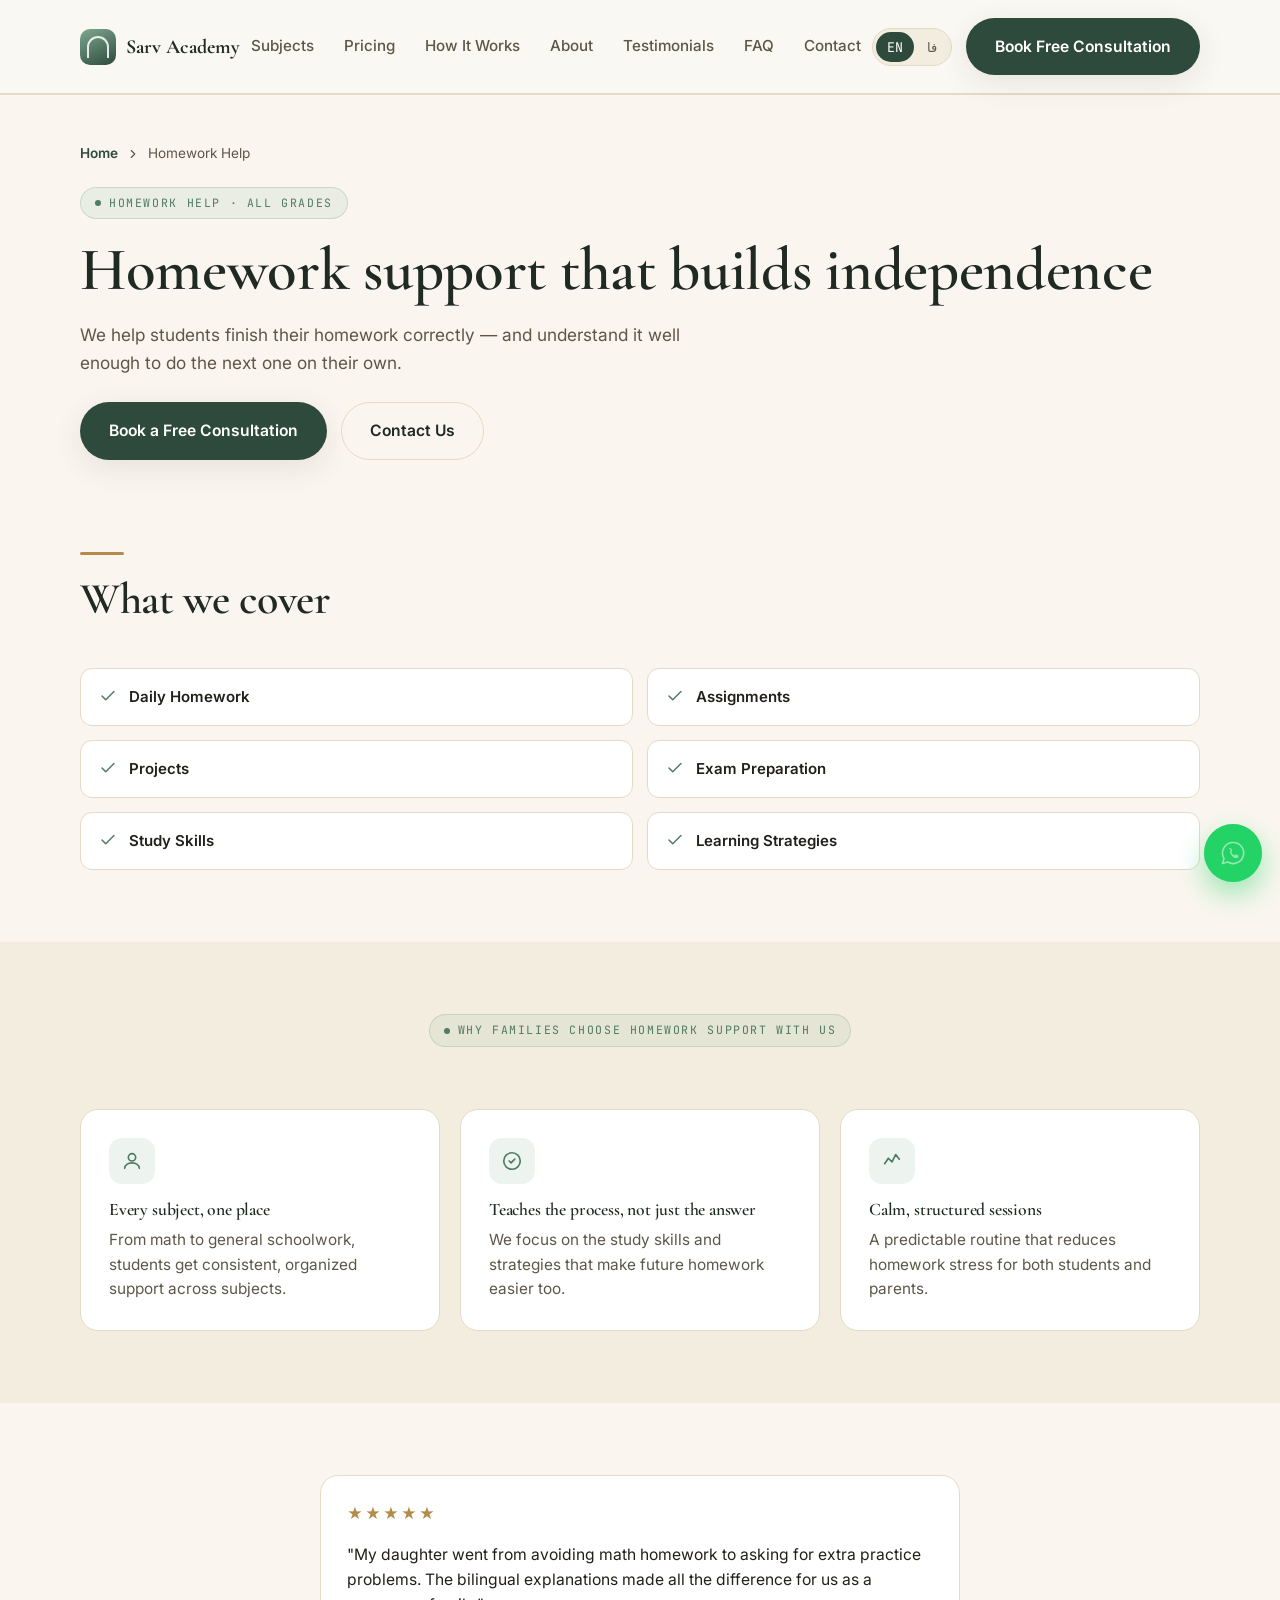
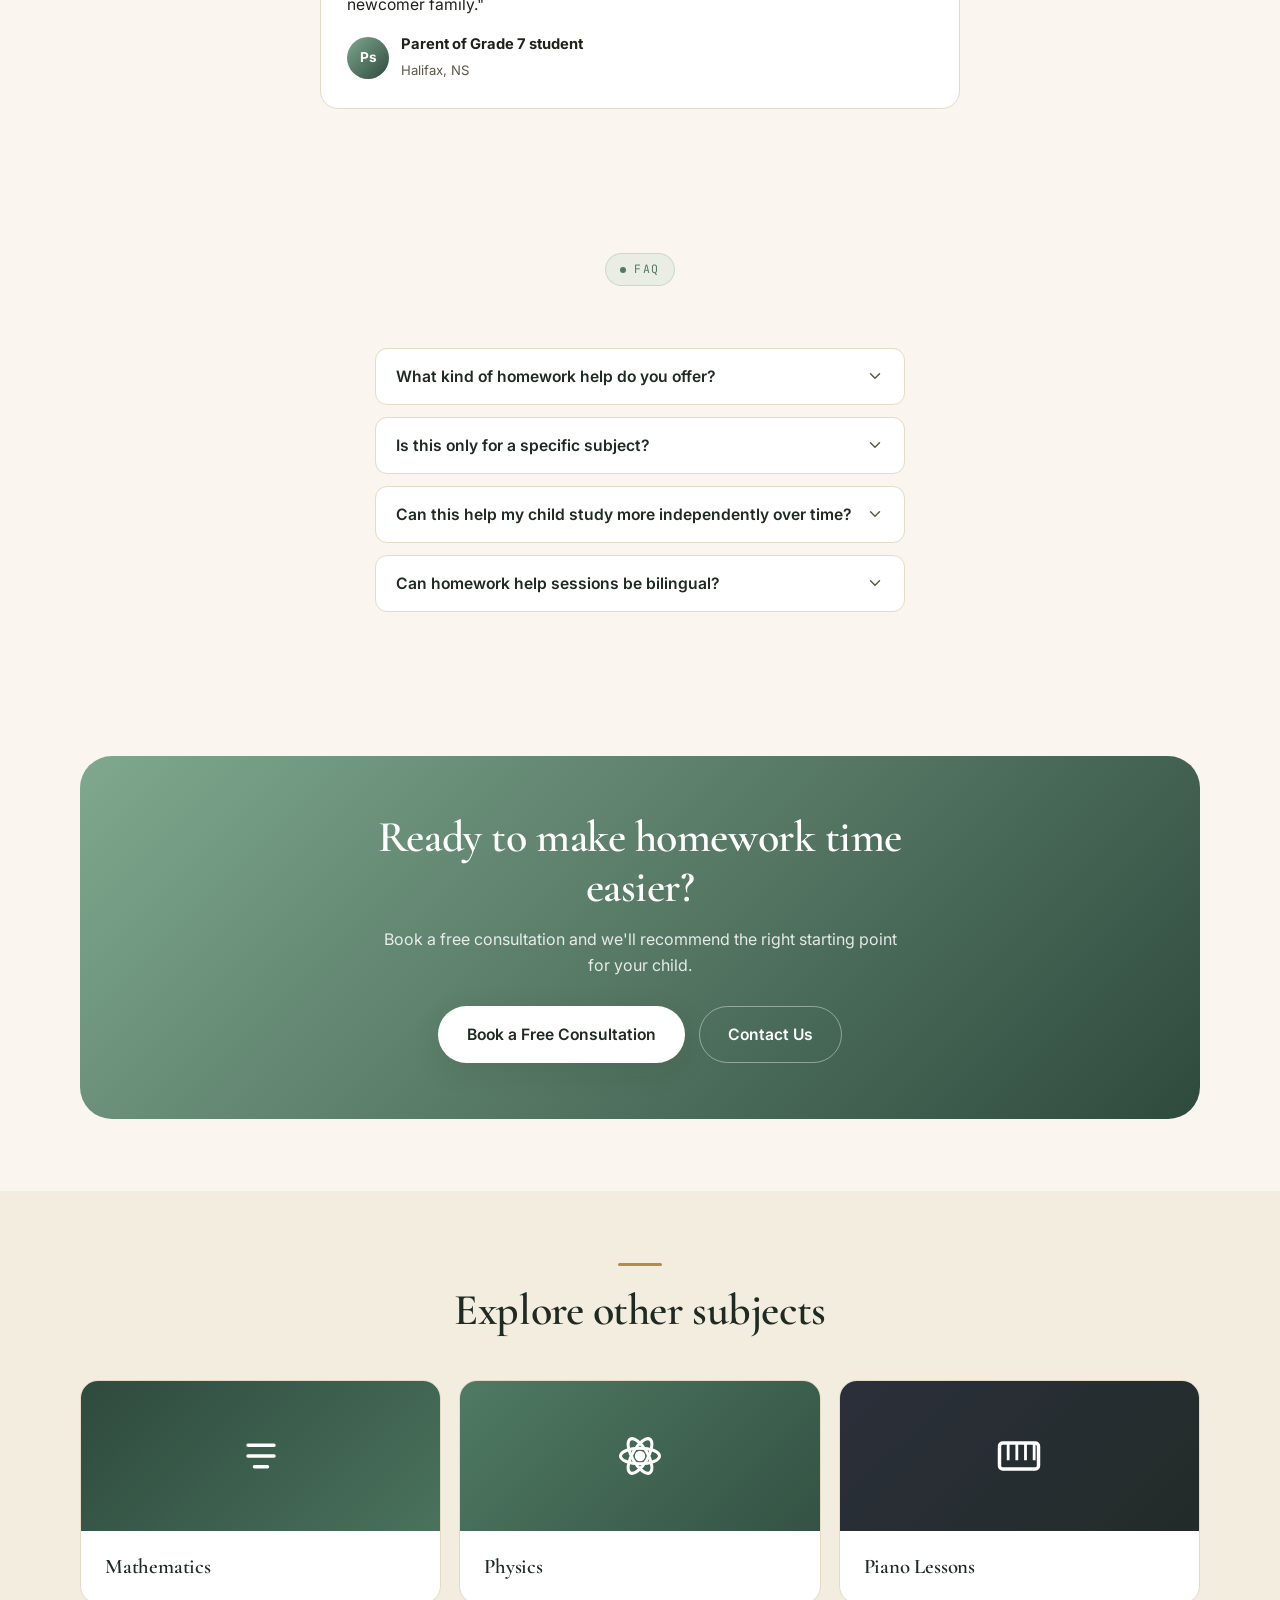
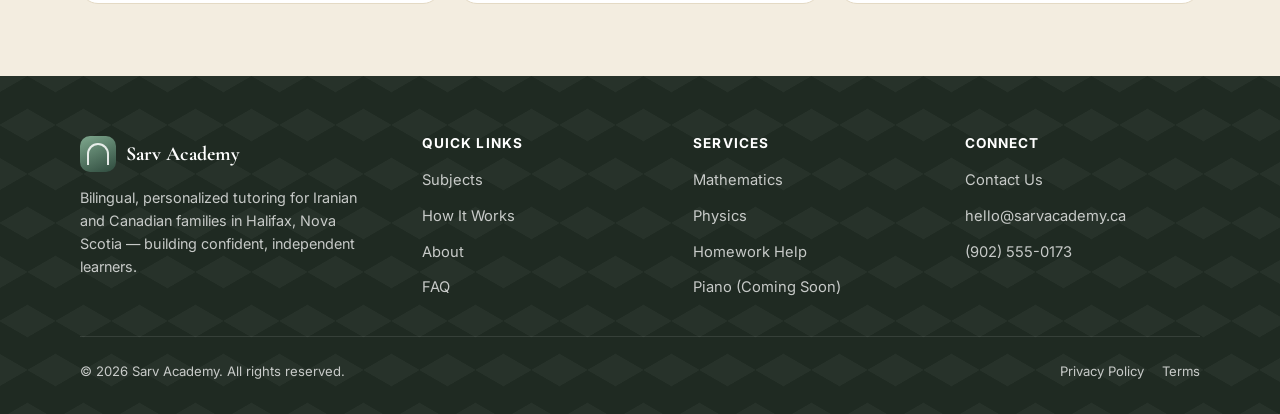
<file: homework-help.html>
<!DOCTYPE html>
<html lang="en" dir="ltr">
<head>
<meta charset="UTF-8">
<meta name="viewport" content="width=device-width, initial-scale=1.0">
<title>Homework Help in Halifax | Sarv Academy</title>
<meta name="description" content="Daily homework help, assignment support, and exam preparation for students in Halifax, Nova Scotia — bilingual in English and Persian.">
<link rel="preconnect" href="https://fonts.googleapis.com">
<link rel="preconnect" href="https://fonts.gstatic.com" crossorigin>
<link href="https://fonts.googleapis.com/css2?family=Cormorant+Garamond:wght@500;600;700&family=Inter:wght@400;500;600;700;800&family=JetBrains+Mono:wght@400;500&family=Vazirmatn:wght@400;500;600;700&display=swap" rel="stylesheet">
<link rel="stylesheet" href="styles.css">
</head>
<body>

<header>
  <nav class="nav container">
    <a href="index.html" class="logo"><span class="logo-mark"></span>Sarv Academy</a>
    <ul class="nav-links">
      <li><a href="index.html#subjects" data-i18n="navSubjects">Subjects</a></li>
      <li><a href="index.html#pricing" data-i18n="navPricing">Pricing</a></li>
      <li><a href="index.html#how-it-works" data-i18n="navHow">How It Works</a></li>
      <li><a href="index.html#founder" data-i18n="navAbout">About</a></li>
      <li><a href="index.html#testimonials" data-i18n="navTestimonials">Testimonials</a></li>
      <li><a href="index.html#faq" data-i18n="navFaq">FAQ</a></li>
      <li><a href="index.html#contact" data-i18n="navContact">Contact</a></li>
    </ul>
    <div class="nav-actions">
      <div class="lang-switch" role="group" aria-label="Language switch">
        <button data-lang="en" class="active" type="button">EN</button>
        <button data-lang="fa" type="button">فا</button>
      </div>
      <a href="index.html#contact" class="btn btn-primary nav-cta" data-i18n="navCta">Book Free Consultation</a>
      <button class="menu-btn" id="menuBtn" aria-label="Toggle menu" aria-expanded="false" aria-controls="mobilePanel"><span></span></button>
    </div>
  </nav>
  <div class="mobile-panel" id="mobilePanel">
    <ul>
      <li><a href="index.html#subjects" data-i18n="navSubjects">Subjects</a></li>
      <li><a href="index.html#pricing" data-i18n="navPricing">Pricing</a></li>
      <li><a href="index.html#how-it-works" data-i18n="navHow">How It Works</a></li>
      <li><a href="index.html#founder" data-i18n="navAbout">About</a></li>
      <li><a href="index.html#testimonials" data-i18n="navTestimonials">Testimonials</a></li>
      <li><a href="index.html#faq" data-i18n="navFaq">FAQ</a></li>
      <li><a href="index.html#contact" data-i18n="navContact">Contact</a></li>
    </ul>
    <div class="container" style="padding-bottom:20px;">
      <a href="index.html#contact" class="btn btn-primary btn-block" data-i18n="navCta">Book Free Consultation</a>
    </div>
  </div>
</header>

<main id="top">
  <section class="subpage-hero">
    <div class="container">
      <div class="breadcrumb reveal">
        <a href="index.html">Home</a>
        <svg viewBox="0 0 24 24" fill="none" width="14" height="14"><path d="M9 6l6 6-6 6" stroke="currentColor" stroke-width="2" stroke-linecap="round" stroke-linejoin="round"/></svg>
        <span data-i18n="crumb">Homework Help</span>
      </div>
      <span class="eyebrow reveal" data-i18n="heroEyebrow">Homework Help · All Grades</span>
      <h1 class="reveal" data-i18n="heroTitle">Homework support that builds independence</h1>
      <p class="lead reveal" data-i18n="heroLead">We help students finish their homework correctly — and understand it well enough to do the next one on their own.</p>
      <div class="subpage-hero-actions reveal">
        <a href="index.html#contact" class="btn btn-primary" data-i18n="heroBtnPrimary">Book a Free Consultation</a>
        <a href="index.html#contact" class="btn btn-ghost" data-i18n="heroBtnGhost">Contact Us</a>
      </div>
    </div>
  </section>

  <section>
    <div class="container">
      <div class="section-head reveal">
        <h2 data-i18n="curriculumTitle">What we cover</h2>
      </div>
      <div class="curriculum-list reveal">
        <div class="curriculum-item"><svg viewBox="0 0 24 24" fill="none"><path d="M4 12l5 5L20 6" stroke="currentColor" stroke-width="2" stroke-linecap="round" stroke-linejoin="round"/></svg><span data-i18n="curr0">Daily Homework</span></div>
        <div class="curriculum-item"><svg viewBox="0 0 24 24" fill="none"><path d="M4 12l5 5L20 6" stroke="currentColor" stroke-width="2" stroke-linecap="round" stroke-linejoin="round"/></svg><span data-i18n="curr1">Assignments</span></div>
        <div class="curriculum-item"><svg viewBox="0 0 24 24" fill="none"><path d="M4 12l5 5L20 6" stroke="currentColor" stroke-width="2" stroke-linecap="round" stroke-linejoin="round"/></svg><span data-i18n="curr2">Projects</span></div>
        <div class="curriculum-item"><svg viewBox="0 0 24 24" fill="none"><path d="M4 12l5 5L20 6" stroke="currentColor" stroke-width="2" stroke-linecap="round" stroke-linejoin="round"/></svg><span data-i18n="curr3">Exam Preparation</span></div>
        <div class="curriculum-item"><svg viewBox="0 0 24 24" fill="none"><path d="M4 12l5 5L20 6" stroke="currentColor" stroke-width="2" stroke-linecap="round" stroke-linejoin="round"/></svg><span data-i18n="curr4">Study Skills</span></div>
        <div class="curriculum-item"><svg viewBox="0 0 24 24" fill="none"><path d="M4 12l5 5L20 6" stroke="currentColor" stroke-width="2" stroke-linecap="round" stroke-linejoin="round"/></svg><span data-i18n="curr5">Learning Strategies</span></div>
      </div>
    </div>
  </section>

  <section class="trust-band">
    <div class="container">
      <div class="section-head center reveal">
        <span class="eyebrow" data-i18n="benefitsEyebrow">Why families choose homework support with us</span>
      </div>
      <div class="grid-3">
        <div class="feature-card reveal">
          <div class="icon-badge"><svg viewBox="0 0 24 24" fill="none" width="22" height="22"><path d="M12 4a4 4 0 100 8 4 4 0 000-8zM4 20c0-3.3 3.6-6 8-6s8 2.7 8 6" stroke="currentColor" stroke-width="1.8" stroke-linecap="round"/></svg></div>
          <h3 data-i18n="benefit1T">Every subject, one place</h3>
          <p data-i18n="benefit1B">From math to general schoolwork, students get consistent, organized support across subjects.</p>
        </div>
        <div class="feature-card reveal">
          <div class="icon-badge"><svg viewBox="0 0 24 24" fill="none" width="22" height="22"><circle cx="12" cy="12" r="9" stroke="currentColor" stroke-width="1.8"/><path d="M9 12l2 2 4-4" stroke="currentColor" stroke-width="1.8" stroke-linecap="round" stroke-linejoin="round"/></svg></div>
          <h3 data-i18n="benefit2T">Teaches the process, not just the answer</h3>
          <p data-i18n="benefit2B">We focus on the study skills and strategies that make future homework easier too.</p>
        </div>
        <div class="feature-card reveal">
          <div class="icon-badge"><svg viewBox="0 0 24 24" fill="none" width="22" height="22"><path d="M4 15l4-6 4 4 4-8 4 5" stroke="currentColor" stroke-width="1.8" stroke-linecap="round" stroke-linejoin="round"/></svg></div>
          <h3 data-i18n="benefit3T">Calm, structured sessions</h3>
          <p data-i18n="benefit3B">A predictable routine that reduces homework stress for both students and parents.</p>
        </div>
      </div>
    </div>
  </section>

  <section id="testimonial">
    <div class="container">
      <div class="testimonial-row" style="max-width:640px; margin:0 auto; grid-template-columns:1fr;">
        <div class="testimonial-card reveal">
          <div class="stars">★★★★★</div>
          <p data-i18n="testiQuote">"My daughter went from avoiding math homework to asking for extra practice problems. The bilingual explanations made all the difference for us as a newcomer family."</p>
          <div class="testimonial-who">
            <div class="avatar-initials">Ps</div>
            <div><strong data-i18n="testiWho">Parent of Grade 7 student</strong><span data-i18n="testiWhere">Halifax, NS</span></div>
          </div>
        </div>
      </div>
    </div>
  </section>
  <section id="faq">
    <div class="container">
      <div class="section-head center reveal">
        <span class="eyebrow" data-i18n="navFaq">FAQ</span>
      </div>
      <div class="faq-list reveal" id="faqList"></div>
    </div>
  </section>

  <section>
    <div class="container">
      <div class="cta-band reveal">
        <h2 data-i18n="ctaTitle">Ready to make homework time easier?</h2>
        <p data-i18n="ctaLead">Book a free consultation and we'll recommend the right starting point for your child.</p>
        <div class="cta-actions">
          <a href="index.html#contact" class="btn btn-primary" data-i18n="heroBtnPrimary">Book a Free Consultation</a>
          <a href="index.html#contact" class="btn btn-ghost" data-i18n="heroBtnGhost">Contact Us</a>
        </div>
      </div>
    </div>
  </section>

  <section class="trust-band">
    <div class="container">
      <div class="section-head center reveal">
        <h2 data-i18n="relatedTitle">Explore other subjects</h2>
      </div>
      <div class="related-subjects">
        
        <a href="math-tutoring.html" class="subject-card reveal" style="text-decoration:none;">
          <div class="subject-media math"><svg viewBox="0 0 24 24" fill="none"><path d="M6 12h12M6 7h12M9 17h6" stroke="currentColor" stroke-width="1.6" stroke-linecap="round"/></svg></div>
          <div class="subject-body">
            <h3>Mathematics</h3>
          </div>
        </a>

        <a href="physics-tutoring.html" class="subject-card reveal" style="text-decoration:none;">
          <div class="subject-media physics"><svg viewBox="0 0 24 24" fill="none"><circle cx="12" cy="12" r="2.4" fill="currentColor"/><ellipse cx="12" cy="12" rx="9" ry="3.6" stroke="currentColor" stroke-width="1.4"/><ellipse cx="12" cy="12" rx="9" ry="3.6" stroke="currentColor" stroke-width="1.4" transform="rotate(60 12 12)"/><ellipse cx="12" cy="12" rx="9" ry="3.6" stroke="currentColor" stroke-width="1.4" transform="rotate(120 12 12)"/></svg></div>
          <div class="subject-body">
            <h3>Physics</h3>
          </div>
        </a>

        <a href="piano-lessons.html" class="subject-card reveal" style="text-decoration:none;">
          <div class="subject-media piano"><svg viewBox="0 0 24 24" fill="none"><rect x="3" y="6" width="18" height="12" rx="1.5" stroke="currentColor" stroke-width="1.6"/><path d="M7 6v8M11 6v8M15 6v8M19 6v8" stroke="currentColor" stroke-width="1.3"/></svg></div>
          <div class="subject-body">
            <h3>Piano Lessons</h3>
          </div>
        </a>
      </div>
    </div>
  </section>
</main>

<footer>
  <div class="container">
    <div class="footer-grid">
      <div class="footer-brand">
        <a href="index.html" class="logo"><span class="logo-mark"></span>Sarv Academy</a>
        <p data-i18n="footerTagline">Bilingual, personalized tutoring for Iranian and Canadian families in Halifax, Nova Scotia — building confident, independent learners.</p>
      </div>
      <div class="footer-col">
        <h4 data-i18n="footerQuickLinks">Quick Links</h4>
        <ul>
          <li><a href="index.html#subjects" data-i18n="navSubjects">Subjects</a></li>
          <li><a href="index.html#how-it-works" data-i18n="navHow">How It Works</a></li>
          <li><a href="index.html#founder" data-i18n="navAbout">About</a></li>
          <li><a href="index.html#faq" data-i18n="navFaq">FAQ</a></li>
        </ul>
      </div>
      <div class="footer-col">
        <h4 data-i18n="footerServices">Services</h4>
        <ul>
          <li><a href="math-tutoring.html" data-i18n="footerMath">Mathematics</a></li>
          <li><a href="physics-tutoring.html" data-i18n="footerPhysics">Physics</a></li>
          <li><a href="homework-help.html" data-i18n="footerHomework">Homework Help</a></li>
          <li><a href="piano-lessons.html" data-i18n="footerPiano">Piano (Coming Soon)</a></li>
        </ul>
      </div>
      <div class="footer-col">
        <h4 data-i18n="footerConnect">Connect</h4>
        <ul>
          <li><a href="index.html#contact" data-i18n="footerContact">Contact Us</a></li>
          <li><a href="mailto:hello@sarvacademy.ca">hello@sarvacademy.ca</a></li>
          <li><a href="tel:+19025550173">(902) 555-0173</a></li>
        </ul>
      </div>
    </div>
    <div class="footer-bottom">
      <span data-i18n="footerCopyright">© 2026 Sarv Academy. All rights reserved.</span>
      <div class="legal">
        <a href="privacy-policy.html" data-i18n="footerPrivacy">Privacy Policy</a>
        <a href="terms.html" data-i18n="footerTerms">Terms</a>
      </div>
    </div>
  </div>
</footer>

<a href="#" class="whatsapp-float js-whatsapp-link" data-i18n-aria="waAria" aria-label="Chat with us on WhatsApp" target="_blank" rel="noopener">
  <span class="wa-ping" aria-hidden="true"></span>
  <svg viewBox="0 0 24 24" fill="none"><path d="M12 3a9 9 0 00-7.7 13.6L3 21l4.5-1.3A9 9 0 1012 3z" stroke="currentColor" stroke-width="1.4" stroke-linejoin="round"/><path d="M8.5 8.6c.2-.6.7-.6 1-.6h.5c.2 0 .4 0 .6.4l.7 1.6c.1.2 0 .4-.1.6l-.5.6c-.1.2-.1.3 0 .5.4.7 1.5 1.8 2.2 2.2.2.1.3.1.5 0l.6-.5c.2-.1.4-.2.6-.1l1.6.7c.4.2.4.4.4.6v.5c0 .3 0 .8-.6 1-.7.3-2.5.7-4.6-1.4-2.1-2.1-2.4-3.9-1.4-4.6.2-.1.4-.3.5-.5z" fill="currentColor"/></svg>
</a>

<script src="main.js"></script>
<script>
window.PAGE_I18N = {
  "en": {
    "crumb": "Homework Help",
    "heroEyebrow": "Homework Help · All Grades",
    "heroTitle": "Homework support that builds independence",
    "heroLead": "We help students finish their homework correctly — and understand it well enough to do the next one on their own.",
    "heroBtnPrimary": "Book a Free Consultation",
    "heroBtnGhost": "Contact Us",
    "curriculumTitle": "What we cover",
    "curr0": "Daily Homework",
    "curr1": "Assignments",
    "curr2": "Projects",
    "curr3": "Exam Preparation",
    "curr4": "Study Skills",
    "curr5": "Learning Strategies",
    "benefitsEyebrow": "Why families choose homework support with us",
    "benefit1T": "Every subject, one place",
    "benefit1B": "From math to general schoolwork, students get consistent, organized support across subjects.",
    "benefit2T": "Teaches the process, not just the answer",
    "benefit2B": "We focus on the study skills and strategies that make future homework easier too.",
    "benefit3T": "Calm, structured sessions",
    "benefit3B": "A predictable routine that reduces homework stress for both students and parents.",
    "testiQuote": "\"My daughter went from avoiding math homework to asking for extra practice problems. The bilingual explanations made all the difference for us as a newcomer family.\"",
    "testiWho": "Parent of Grade 7 student",
    "testiWhere": "Halifax, NS",
    "navFaq": "FAQ",
    "faqQ0": "What kind of homework help do you offer?",
    "faqA0": "Daily homework, assignments, projects, exam preparation, study skills, and learning strategies.",
    "faqQ1": "Is this only for a specific subject?",
    "faqA1": "No, homework help covers schoolwork across subjects, with particular strength in math and physics.",
    "faqQ2": "Can this help my child study more independently over time?",
    "faqA2": "Yes, a core goal is teaching study skills and strategies your child can use on their own.",
    "faqQ3": "Can homework help sessions be bilingual?",
    "faqA3": "Yes, sessions can be delivered in English, Persian, or a mix of both.",
    "ctaTitle": "Ready to make homework time easier?",
    "ctaLead": "Book a free consultation and we'll recommend the right starting point for your child.",
    "relatedTitle": "Explore other subjects"
  },
  "fa": {
    "crumb": "کمک به تکالیف",
    "heroEyebrow": "کمک به تکالیف · همه مقاطع",
    "heroTitle": "کمکی که استقلال می‌سازد",
    "heroLead": "به دانش‌آموزان کمک می‌کنیم تکالیفشان را درست انجام دهند — و آن‌قدر خوب بفهمند که تکلیف بعدی را خودشان انجام دهند.",
    "heroBtnPrimary": "رزرو مشاوره رایگان",
    "heroBtnGhost": "تماس با ما",
    "curriculumTitle": "آنچه پوشش می‌دهیم",
    "curr0": "تکالیف روزانه",
    "curr1": "تکالیف کلاسی",
    "curr2": "پروژه‌ها",
    "curr3": "آمادگی برای امتحان",
    "curr4": "مهارت‌های مطالعه",
    "curr5": "راهبردهای یادگیری",
    "benefitsEyebrow": "چرا خانواده‌ها کمک تکالیف را از ما می‌خواهند",
    "benefit1T": "همه دروس، یک‌جا",
    "benefit1B": "از ریاضی تا سایر تکالیف مدرسه، دانش‌آموزان پشتیبانی منظم و یکپارچه دریافت می‌کنند.",
    "benefit2T": "آموزش روش، نه فقط جواب",
    "benefit2B": "بر مهارت‌ها و راهبردهای مطالعه تمرکز می‌کنیم که تکالیف آینده را هم آسان‌تر می‌کند.",
    "benefit3T": "جلساتی آرام و منظم",
    "benefit3B": "روالی قابل‌پیش‌بینی که استرس تکالیف را هم برای دانش‌آموز و هم والدین کاهش می‌دهد.",
    "testiQuote": "«دخترم از فرار کردن از تکلیف ریاضی به درخواست تمرین بیشتر رسید. توضیحات دوزبانه برای ما به‌عنوان یک خانواده تازه‌وارد فرق بزرگی ایجاد کرد.»",
    "testiWho": "والد دانش‌آموز پایه هفتم",
    "testiWhere": "هلیفکس، نوا اسکوشا",
    "navFaq": "سوالات متداول",
    "faqQ0": "چه نوع کمک به تکالیفی ارائه می‌دهید؟",
    "faqA0": "تکالیف روزانه، تکالیف کلاسی، پروژه‌ها، آمادگی امتحان، مهارت‌های مطالعه و راهبردهای یادگیری.",
    "faqQ1": "آیا این فقط برای یک درس خاص است؟",
    "faqA1": "خیر، کمک به تکالیف همه دروس مدرسه را پوشش می‌دهد، با تمرکز ویژه بر ریاضی و فیزیک.",
    "faqQ2": "آیا به مرور زمان فرزندم مستقل‌تر مطالعه می‌کند؟",
    "faqA2": "بله، یکی از اهداف اصلی آموزش مهارت‌ها و راهبردهایی است که فرزندتان بتواند خودش از آن‌ها استفاده کند.",
    "faqQ3": "آیا جلسات کمک به تکالیف می‌توانند دوزبانه باشند؟",
    "faqA3": "بله، جلسات می‌توانند به انگلیسی، فارسی یا ترکیبی از هر دو باشند.",
    "ctaTitle": "آماده‌اید زمان انجام تکالیف را آسان‌تر کنید؟",
    "ctaLead": "یک مشاوره رایگان رزرو کنید تا نقطه شروع مناسب فرزندتان را پیشنهاد دهیم.",
    "relatedTitle": "سایر دروس را ببینید"
  }
};
window.buildFaqList('faqList', Array.from({length:4}, (_,i) => [window.PAGE_I18N.en['faqQ'+i], window.PAGE_I18N.en['faqA'+i]]));
window.initSarvSite();
</script>
</body>
</html>
</file>
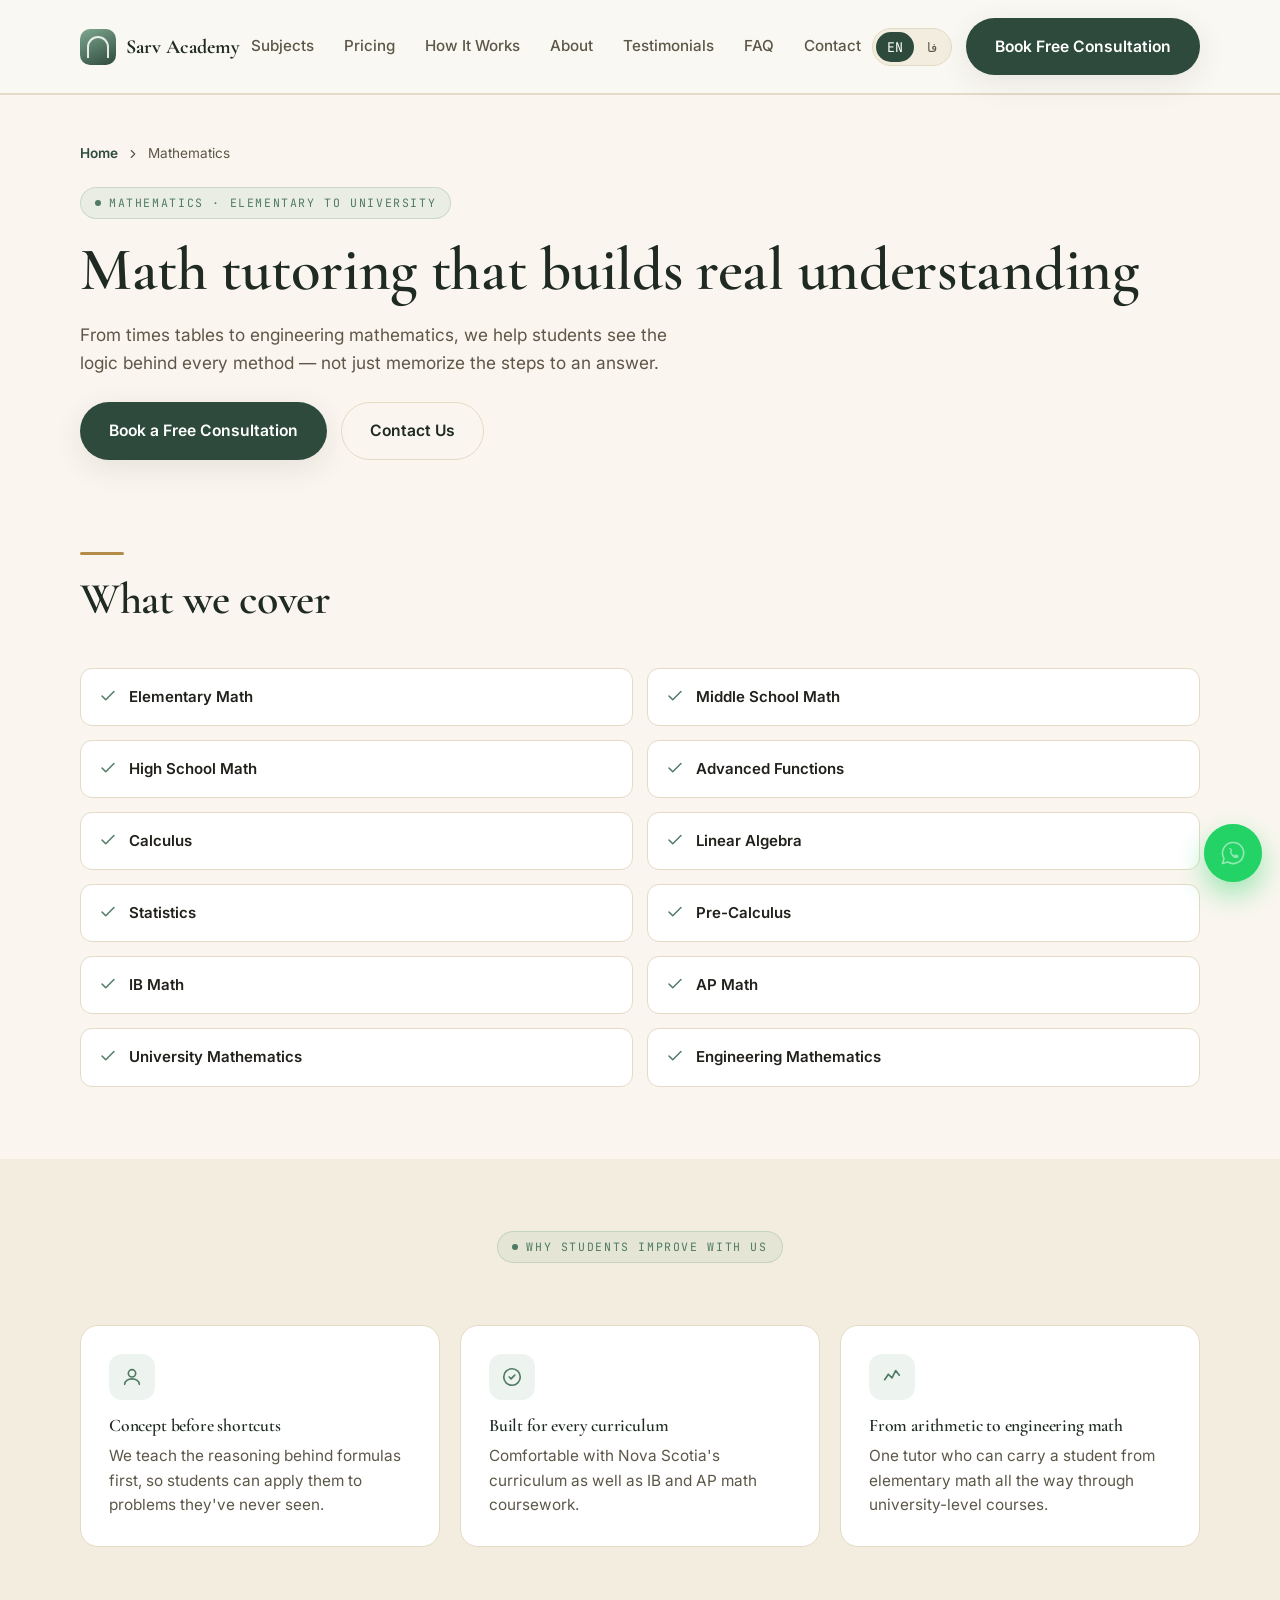
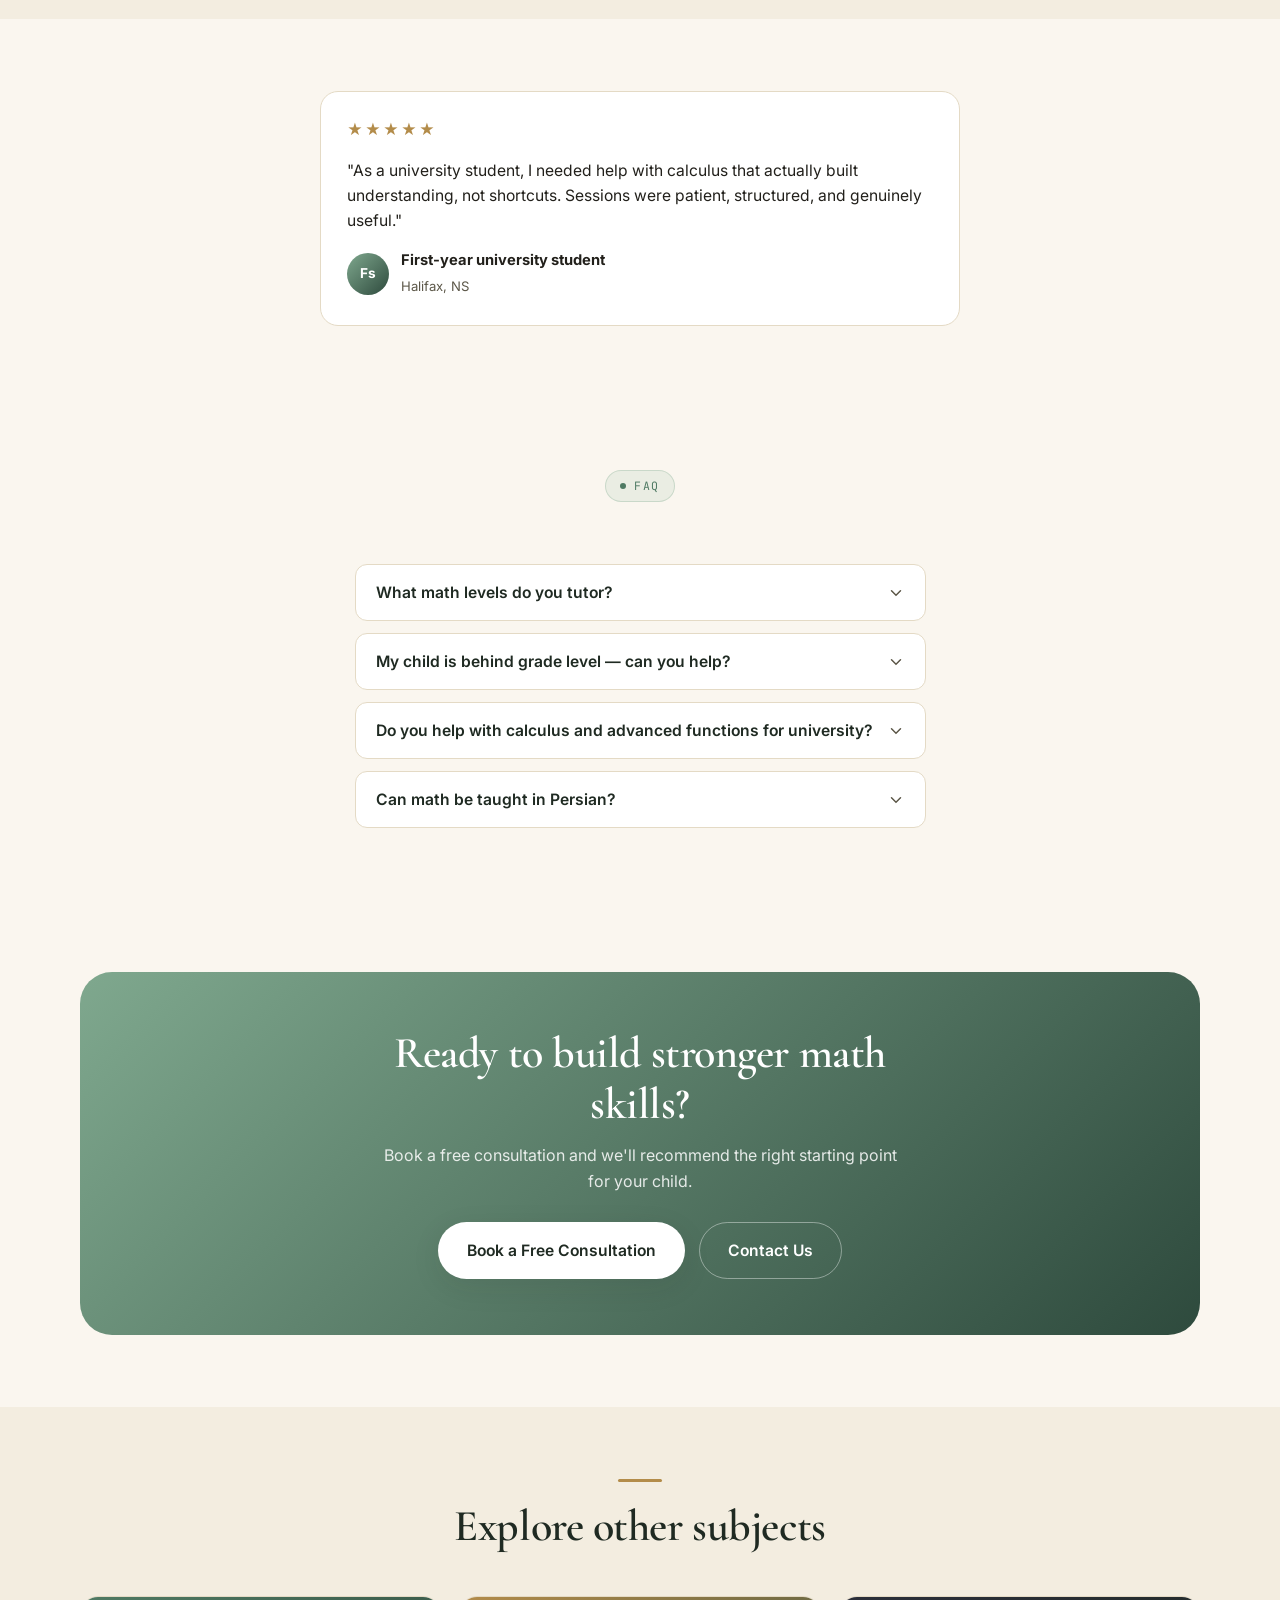
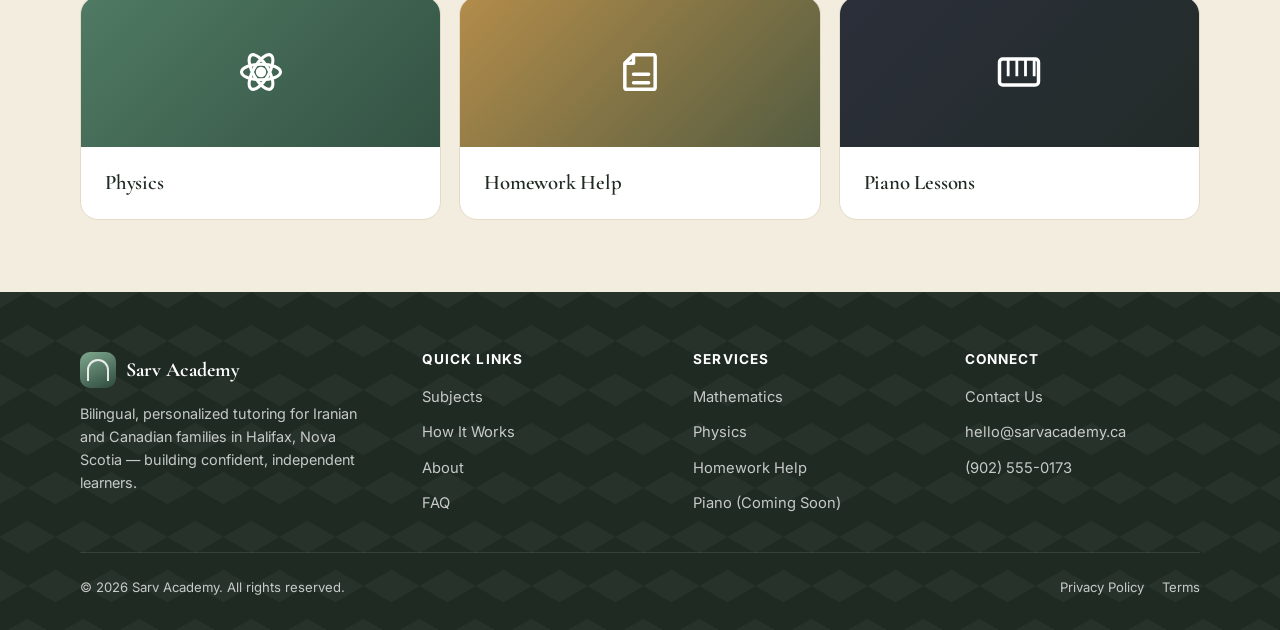
<file: math-tutoring.html>
<!DOCTYPE html>
<html lang="en" dir="ltr">
<head>
<meta charset="UTF-8">
<meta name="viewport" content="width=device-width, initial-scale=1.0">
<title>Math Tutoring in Halifax | Sarv Academy</title>
<meta name="description" content="One-on-one math tutoring in Halifax, Nova Scotia, from elementary school through university and engineering mathematics — bilingual in English and Persian.">
<link rel="preconnect" href="https://fonts.googleapis.com">
<link rel="preconnect" href="https://fonts.gstatic.com" crossorigin>
<link href="https://fonts.googleapis.com/css2?family=Cormorant+Garamond:wght@500;600;700&family=Inter:wght@400;500;600;700;800&family=JetBrains+Mono:wght@400;500&family=Vazirmatn:wght@400;500;600;700&display=swap" rel="stylesheet">
<link rel="stylesheet" href="styles.css">
</head>
<body>

<header>
  <nav class="nav container">
    <a href="index.html" class="logo"><span class="logo-mark"></span>Sarv Academy</a>
    <ul class="nav-links">
      <li><a href="index.html#subjects" data-i18n="navSubjects">Subjects</a></li>
      <li><a href="index.html#pricing" data-i18n="navPricing">Pricing</a></li>
      <li><a href="index.html#how-it-works" data-i18n="navHow">How It Works</a></li>
      <li><a href="index.html#founder" data-i18n="navAbout">About</a></li>
      <li><a href="index.html#testimonials" data-i18n="navTestimonials">Testimonials</a></li>
      <li><a href="index.html#faq" data-i18n="navFaq">FAQ</a></li>
      <li><a href="index.html#contact" data-i18n="navContact">Contact</a></li>
    </ul>
    <div class="nav-actions">
      <div class="lang-switch" role="group" aria-label="Language switch">
        <button data-lang="en" class="active" type="button">EN</button>
        <button data-lang="fa" type="button">فا</button>
      </div>
      <a href="index.html#contact" class="btn btn-primary nav-cta" data-i18n="navCta">Book Free Consultation</a>
      <button class="menu-btn" id="menuBtn" aria-label="Toggle menu" aria-expanded="false" aria-controls="mobilePanel"><span></span></button>
    </div>
  </nav>
  <div class="mobile-panel" id="mobilePanel">
    <ul>
      <li><a href="index.html#subjects" data-i18n="navSubjects">Subjects</a></li>
      <li><a href="index.html#pricing" data-i18n="navPricing">Pricing</a></li>
      <li><a href="index.html#how-it-works" data-i18n="navHow">How It Works</a></li>
      <li><a href="index.html#founder" data-i18n="navAbout">About</a></li>
      <li><a href="index.html#testimonials" data-i18n="navTestimonials">Testimonials</a></li>
      <li><a href="index.html#faq" data-i18n="navFaq">FAQ</a></li>
      <li><a href="index.html#contact" data-i18n="navContact">Contact</a></li>
    </ul>
    <div class="container" style="padding-bottom:20px;">
      <a href="index.html#contact" class="btn btn-primary btn-block" data-i18n="navCta">Book Free Consultation</a>
    </div>
  </div>
</header>

<main id="top">
  <section class="subpage-hero">
    <div class="container">
      <div class="breadcrumb reveal">
        <a href="index.html">Home</a>
        <svg viewBox="0 0 24 24" fill="none" width="14" height="14"><path d="M9 6l6 6-6 6" stroke="currentColor" stroke-width="2" stroke-linecap="round" stroke-linejoin="round"/></svg>
        <span data-i18n="crumb">Mathematics</span>
      </div>
      <span class="eyebrow reveal" data-i18n="heroEyebrow">Mathematics · Elementary to University</span>
      <h1 class="reveal" data-i18n="heroTitle">Math tutoring that builds real understanding</h1>
      <p class="lead reveal" data-i18n="heroLead">From times tables to engineering mathematics, we help students see the logic behind every method — not just memorize the steps to an answer.</p>
      <div class="subpage-hero-actions reveal">
        <a href="index.html#contact" class="btn btn-primary" data-i18n="heroBtnPrimary">Book a Free Consultation</a>
        <a href="index.html#contact" class="btn btn-ghost" data-i18n="heroBtnGhost">Contact Us</a>
      </div>
    </div>
  </section>

  <section>
    <div class="container">
      <div class="section-head reveal">
        <h2 data-i18n="curriculumTitle">What we cover</h2>
      </div>
      <div class="curriculum-list reveal">
        <div class="curriculum-item"><svg viewBox="0 0 24 24" fill="none"><path d="M4 12l5 5L20 6" stroke="currentColor" stroke-width="2" stroke-linecap="round" stroke-linejoin="round"/></svg><span data-i18n="curr0">Elementary Math</span></div>
        <div class="curriculum-item"><svg viewBox="0 0 24 24" fill="none"><path d="M4 12l5 5L20 6" stroke="currentColor" stroke-width="2" stroke-linecap="round" stroke-linejoin="round"/></svg><span data-i18n="curr1">Middle School Math</span></div>
        <div class="curriculum-item"><svg viewBox="0 0 24 24" fill="none"><path d="M4 12l5 5L20 6" stroke="currentColor" stroke-width="2" stroke-linecap="round" stroke-linejoin="round"/></svg><span data-i18n="curr2">High School Math</span></div>
        <div class="curriculum-item"><svg viewBox="0 0 24 24" fill="none"><path d="M4 12l5 5L20 6" stroke="currentColor" stroke-width="2" stroke-linecap="round" stroke-linejoin="round"/></svg><span data-i18n="curr3">Advanced Functions</span></div>
        <div class="curriculum-item"><svg viewBox="0 0 24 24" fill="none"><path d="M4 12l5 5L20 6" stroke="currentColor" stroke-width="2" stroke-linecap="round" stroke-linejoin="round"/></svg><span data-i18n="curr4">Calculus</span></div>
        <div class="curriculum-item"><svg viewBox="0 0 24 24" fill="none"><path d="M4 12l5 5L20 6" stroke="currentColor" stroke-width="2" stroke-linecap="round" stroke-linejoin="round"/></svg><span data-i18n="curr5">Linear Algebra</span></div>
        <div class="curriculum-item"><svg viewBox="0 0 24 24" fill="none"><path d="M4 12l5 5L20 6" stroke="currentColor" stroke-width="2" stroke-linecap="round" stroke-linejoin="round"/></svg><span data-i18n="curr6">Statistics</span></div>
        <div class="curriculum-item"><svg viewBox="0 0 24 24" fill="none"><path d="M4 12l5 5L20 6" stroke="currentColor" stroke-width="2" stroke-linecap="round" stroke-linejoin="round"/></svg><span data-i18n="curr7">Pre-Calculus</span></div>
        <div class="curriculum-item"><svg viewBox="0 0 24 24" fill="none"><path d="M4 12l5 5L20 6" stroke="currentColor" stroke-width="2" stroke-linecap="round" stroke-linejoin="round"/></svg><span data-i18n="curr8">IB Math</span></div>
        <div class="curriculum-item"><svg viewBox="0 0 24 24" fill="none"><path d="M4 12l5 5L20 6" stroke="currentColor" stroke-width="2" stroke-linecap="round" stroke-linejoin="round"/></svg><span data-i18n="curr9">AP Math</span></div>
        <div class="curriculum-item"><svg viewBox="0 0 24 24" fill="none"><path d="M4 12l5 5L20 6" stroke="currentColor" stroke-width="2" stroke-linecap="round" stroke-linejoin="round"/></svg><span data-i18n="curr10">University Mathematics</span></div>
        <div class="curriculum-item"><svg viewBox="0 0 24 24" fill="none"><path d="M4 12l5 5L20 6" stroke="currentColor" stroke-width="2" stroke-linecap="round" stroke-linejoin="round"/></svg><span data-i18n="curr11">Engineering Mathematics</span></div>
      </div>
    </div>
  </section>

  <section class="trust-band">
    <div class="container">
      <div class="section-head center reveal">
        <span class="eyebrow" data-i18n="benefitsEyebrow">Why students improve with us</span>
      </div>
      <div class="grid-3">
        <div class="feature-card reveal">
          <div class="icon-badge"><svg viewBox="0 0 24 24" fill="none" width="22" height="22"><path d="M12 4a4 4 0 100 8 4 4 0 000-8zM4 20c0-3.3 3.6-6 8-6s8 2.7 8 6" stroke="currentColor" stroke-width="1.8" stroke-linecap="round"/></svg></div>
          <h3 data-i18n="benefit1T">Concept before shortcuts</h3>
          <p data-i18n="benefit1B">We teach the reasoning behind formulas first, so students can apply them to problems they've never seen.</p>
        </div>
        <div class="feature-card reveal">
          <div class="icon-badge"><svg viewBox="0 0 24 24" fill="none" width="22" height="22"><circle cx="12" cy="12" r="9" stroke="currentColor" stroke-width="1.8"/><path d="M9 12l2 2 4-4" stroke="currentColor" stroke-width="1.8" stroke-linecap="round" stroke-linejoin="round"/></svg></div>
          <h3 data-i18n="benefit2T">Built for every curriculum</h3>
          <p data-i18n="benefit2B">Comfortable with Nova Scotia's curriculum as well as IB and AP math coursework.</p>
        </div>
        <div class="feature-card reveal">
          <div class="icon-badge"><svg viewBox="0 0 24 24" fill="none" width="22" height="22"><path d="M4 15l4-6 4 4 4-8 4 5" stroke="currentColor" stroke-width="1.8" stroke-linecap="round" stroke-linejoin="round"/></svg></div>
          <h3 data-i18n="benefit3T">From arithmetic to engineering math</h3>
          <p data-i18n="benefit3B">One tutor who can carry a student from elementary math all the way through university-level courses.</p>
        </div>
      </div>
    </div>
  </section>

  <section id="testimonial">
    <div class="container">
      <div class="testimonial-row" style="max-width:640px; margin:0 auto; grid-template-columns:1fr;">
        <div class="testimonial-card reveal">
          <div class="stars">★★★★★</div>
          <p data-i18n="testiQuote">"As a university student, I needed help with calculus that actually built understanding, not shortcuts. Sessions were patient, structured, and genuinely useful."</p>
          <div class="testimonial-who">
            <div class="avatar-initials">Fs</div>
            <div><strong data-i18n="testiWho">First-year university student</strong><span data-i18n="testiWhere">Halifax, NS</span></div>
          </div>
        </div>
      </div>
    </div>
  </section>
  <section id="faq">
    <div class="container">
      <div class="section-head center reveal">
        <span class="eyebrow" data-i18n="navFaq">FAQ</span>
      </div>
      <div class="faq-list reveal" id="faqList"></div>
    </div>
  </section>

  <section>
    <div class="container">
      <div class="cta-band reveal">
        <h2 data-i18n="ctaTitle">Ready to build stronger math skills?</h2>
        <p data-i18n="ctaLead">Book a free consultation and we'll recommend the right starting point for your child.</p>
        <div class="cta-actions">
          <a href="index.html#contact" class="btn btn-primary" data-i18n="heroBtnPrimary">Book a Free Consultation</a>
          <a href="index.html#contact" class="btn btn-ghost" data-i18n="heroBtnGhost">Contact Us</a>
        </div>
      </div>
    </div>
  </section>

  <section class="trust-band">
    <div class="container">
      <div class="section-head center reveal">
        <h2 data-i18n="relatedTitle">Explore other subjects</h2>
      </div>
      <div class="related-subjects">
        
        <a href="physics-tutoring.html" class="subject-card reveal" style="text-decoration:none;">
          <div class="subject-media physics"><svg viewBox="0 0 24 24" fill="none"><circle cx="12" cy="12" r="2.4" fill="currentColor"/><ellipse cx="12" cy="12" rx="9" ry="3.6" stroke="currentColor" stroke-width="1.4"/><ellipse cx="12" cy="12" rx="9" ry="3.6" stroke="currentColor" stroke-width="1.4" transform="rotate(60 12 12)"/><ellipse cx="12" cy="12" rx="9" ry="3.6" stroke="currentColor" stroke-width="1.4" transform="rotate(120 12 12)"/></svg></div>
          <div class="subject-body">
            <h3>Physics</h3>
          </div>
        </a>

        <a href="homework-help.html" class="subject-card reveal" style="text-decoration:none;">
          <div class="subject-media homework"><svg viewBox="0 0 24 24" fill="none"><path d="M9 4h9a1 1 0 011 1v14a1 1 0 01-1 1H6a1 1 0 01-1-1V8z" stroke="currentColor" stroke-width="1.6" stroke-linejoin="round"/><path d="M9 4v4H5" stroke="currentColor" stroke-width="1.6" stroke-linejoin="round"/><path d="M9 13h7M9 17h7" stroke="currentColor" stroke-width="1.6" stroke-linecap="round"/></svg></div>
          <div class="subject-body">
            <h3>Homework Help</h3>
          </div>
        </a>

        <a href="piano-lessons.html" class="subject-card reveal" style="text-decoration:none;">
          <div class="subject-media piano"><svg viewBox="0 0 24 24" fill="none"><rect x="3" y="6" width="18" height="12" rx="1.5" stroke="currentColor" stroke-width="1.6"/><path d="M7 6v8M11 6v8M15 6v8M19 6v8" stroke="currentColor" stroke-width="1.3"/></svg></div>
          <div class="subject-body">
            <h3>Piano Lessons</h3>
          </div>
        </a>
      </div>
    </div>
  </section>
</main>

<footer>
  <div class="container">
    <div class="footer-grid">
      <div class="footer-brand">
        <a href="index.html" class="logo"><span class="logo-mark"></span>Sarv Academy</a>
        <p data-i18n="footerTagline">Bilingual, personalized tutoring for Iranian and Canadian families in Halifax, Nova Scotia — building confident, independent learners.</p>
      </div>
      <div class="footer-col">
        <h4 data-i18n="footerQuickLinks">Quick Links</h4>
        <ul>
          <li><a href="index.html#subjects" data-i18n="navSubjects">Subjects</a></li>
          <li><a href="index.html#how-it-works" data-i18n="navHow">How It Works</a></li>
          <li><a href="index.html#founder" data-i18n="navAbout">About</a></li>
          <li><a href="index.html#faq" data-i18n="navFaq">FAQ</a></li>
        </ul>
      </div>
      <div class="footer-col">
        <h4 data-i18n="footerServices">Services</h4>
        <ul>
          <li><a href="math-tutoring.html" data-i18n="footerMath">Mathematics</a></li>
          <li><a href="physics-tutoring.html" data-i18n="footerPhysics">Physics</a></li>
          <li><a href="homework-help.html" data-i18n="footerHomework">Homework Help</a></li>
          <li><a href="piano-lessons.html" data-i18n="footerPiano">Piano (Coming Soon)</a></li>
        </ul>
      </div>
      <div class="footer-col">
        <h4 data-i18n="footerConnect">Connect</h4>
        <ul>
          <li><a href="index.html#contact" data-i18n="footerContact">Contact Us</a></li>
          <li><a href="mailto:hello@sarvacademy.ca">hello@sarvacademy.ca</a></li>
          <li><a href="tel:+19025550173">(902) 555-0173</a></li>
        </ul>
      </div>
    </div>
    <div class="footer-bottom">
      <span data-i18n="footerCopyright">© 2026 Sarv Academy. All rights reserved.</span>
      <div class="legal">
        <a href="privacy-policy.html" data-i18n="footerPrivacy">Privacy Policy</a>
        <a href="terms.html" data-i18n="footerTerms">Terms</a>
      </div>
    </div>
  </div>
</footer>

<a href="#" class="whatsapp-float js-whatsapp-link" data-i18n-aria="waAria" aria-label="Chat with us on WhatsApp" target="_blank" rel="noopener">
  <span class="wa-ping" aria-hidden="true"></span>
  <svg viewBox="0 0 24 24" fill="none"><path d="M12 3a9 9 0 00-7.7 13.6L3 21l4.5-1.3A9 9 0 1012 3z" stroke="currentColor" stroke-width="1.4" stroke-linejoin="round"/><path d="M8.5 8.6c.2-.6.7-.6 1-.6h.5c.2 0 .4 0 .6.4l.7 1.6c.1.2 0 .4-.1.6l-.5.6c-.1.2-.1.3 0 .5.4.7 1.5 1.8 2.2 2.2.2.1.3.1.5 0l.6-.5c.2-.1.4-.2.6-.1l1.6.7c.4.2.4.4.4.6v.5c0 .3 0 .8-.6 1-.7.3-2.5.7-4.6-1.4-2.1-2.1-2.4-3.9-1.4-4.6.2-.1.4-.3.5-.5z" fill="currentColor"/></svg>
</a>

<script src="main.js"></script>
<script>
window.PAGE_I18N = {
  "en": {
    "crumb": "Mathematics",
    "heroEyebrow": "Mathematics · Elementary to University",
    "heroTitle": "Math tutoring that builds real understanding",
    "heroLead": "From times tables to engineering mathematics, we help students see the logic behind every method — not just memorize the steps to an answer.",
    "heroBtnPrimary": "Book a Free Consultation",
    "heroBtnGhost": "Contact Us",
    "curriculumTitle": "What we cover",
    "curr0": "Elementary Math",
    "curr1": "Middle School Math",
    "curr2": "High School Math",
    "curr3": "Advanced Functions",
    "curr4": "Calculus",
    "curr5": "Linear Algebra",
    "curr6": "Statistics",
    "curr7": "Pre-Calculus",
    "curr8": "IB Math",
    "curr9": "AP Math",
    "curr10": "University Mathematics",
    "curr11": "Engineering Mathematics",
    "benefitsEyebrow": "Why students improve with us",
    "benefit1T": "Concept before shortcuts",
    "benefit1B": "We teach the reasoning behind formulas first, so students can apply them to problems they've never seen.",
    "benefit2T": "Built for every curriculum",
    "benefit2B": "Comfortable with Nova Scotia's curriculum as well as IB and AP math coursework.",
    "benefit3T": "From arithmetic to engineering math",
    "benefit3B": "One tutor who can carry a student from elementary math all the way through university-level courses.",
    "testiQuote": "\"As a university student, I needed help with calculus that actually built understanding, not shortcuts. Sessions were patient, structured, and genuinely useful.\"",
    "testiWho": "First-year university student",
    "testiWhere": "Halifax, NS",
    "navFaq": "FAQ",
    "faqQ0": "What math levels do you tutor?",
    "faqA0": "Everything from elementary math through university and engineering mathematics, including IB and AP coursework.",
    "faqQ1": "My child is behind grade level — can you help?",
    "faqA1": "Yes. We start with a short assessment to find exactly where the gaps are, then build a plan to close them.",
    "faqQ2": "Do you help with calculus and advanced functions for university?",
    "faqA2": "Yes, including Calculus, Linear Algebra, Statistics, and engineering mathematics for university students.",
    "faqQ3": "Can math be taught in Persian?",
    "faqA3": "Yes, sessions can be delivered in English, Persian, or a mix of both.",
    "ctaTitle": "Ready to build stronger math skills?",
    "ctaLead": "Book a free consultation and we'll recommend the right starting point for your child.",
    "relatedTitle": "Explore other subjects"
  },
  "fa": {
    "crumb": "ریاضی",
    "heroEyebrow": "ریاضی · از ابتدایی تا دانشگاه",
    "heroTitle": "آموزش ریاضی که درک واقعی می‌سازد",
    "heroLead": "از ضرب و تقسیم ساده تا ریاضیات مهندسی، به دانش‌آموزان کمک می‌کنیم منطق پشت هر روش را ببینند — نه فقط مراحل رسیدن به جواب را حفظ کنند.",
    "heroBtnPrimary": "رزرو مشاوره رایگان",
    "heroBtnGhost": "تماس با ما",
    "curriculumTitle": "آنچه پوشش می‌دهیم",
    "curr0": "ریاضی ابتدایی",
    "curr1": "ریاضی متوسطه",
    "curr2": "ریاضی دبیرستان",
    "curr3": "توابع پیشرفته",
    "curr4": "حسابان",
    "curr5": "جبر خطی",
    "curr6": "آمار",
    "curr7": "پیش‌دانشگاهی",
    "curr8": "ریاضی IB",
    "curr9": "ریاضی AP",
    "curr10": "ریاضیات دانشگاهی",
    "curr11": "ریاضیات مهندسی",
    "benefitsEyebrow": "چرا دانش‌آموزان با ما پیشرفت می‌کنند",
    "benefit1T": "مفهوم پیش از میان‌بر",
    "benefit1B": "ابتدا استدلال پشت فرمول‌ها را آموزش می‌دهیم تا دانش‌آموز بتواند آن را در مسائل جدید هم به کار ببرد.",
    "benefit2T": "متناسب با هر برنامه درسی",
    "benefit2B": "آشنا با برنامه درسی نوا اسکوشا و همچنین دوره‌های IB و AP.",
    "benefit3T": "از حساب پایه تا ریاضی مهندسی",
    "benefit3B": "یک مدرس که می‌تواند دانش‌آموز را از ریاضی ابتدایی تا سطح دانشگاه همراهی کند.",
    "testiQuote": "«به‌عنوان دانشجو، به کمکی در حسابان نیاز داشتم که واقعاً درک ایجاد کند، نه میان‌بر. جلسات صبورانه، منظم و واقعاً مفید بود.»",
    "testiWho": "دانشجوی سال اول دانشگاه",
    "testiWhere": "هلیفکس، نوا اسکوشا",
    "navFaq": "سوالات متداول",
    "faqQ0": "چه سطوحی از ریاضی را آموزش می‌دهید؟",
    "faqA0": "از ریاضی ابتدایی تا ریاضیات دانشگاهی و مهندسی، از جمله دوره‌های IB و AP.",
    "faqQ1": "فرزندم از سطح کلاسش عقب‌تر است — کمک می‌کنید؟",
    "faqA1": "بله. با یک ارزیابی کوتاه دقیقاً خلأها را پیدا می‌کنیم و برنامه‌ای برای رفع آن‌ها می‌سازیم.",
    "faqQ2": "آیا حسابان و توابع پیشرفته برای دانشگاه را هم آموزش می‌دهید؟",
    "faqA2": "بله، شامل حسابان، جبر خطی، آمار و ریاضیات مهندسی برای دانشجویان.",
    "faqQ3": "آیا ریاضی به فارسی هم تدریس می‌شود؟",
    "faqA3": "بله، جلسات می‌توانند به انگلیسی، فارسی یا ترکیبی از هر دو باشند.",
    "ctaTitle": "آماده تقویت مهارت‌های ریاضی هستید؟",
    "ctaLead": "یک مشاوره رایگان رزرو کنید تا نقطه شروع مناسب فرزندتان را پیشنهاد دهیم.",
    "relatedTitle": "سایر دروس را ببینید"
  }
};
window.buildFaqList('faqList', Array.from({length:4}, (_,i) => [window.PAGE_I18N.en['faqQ'+i], window.PAGE_I18N.en['faqA'+i]]));
window.initSarvSite();
</script>
</body>
</html>
</file>
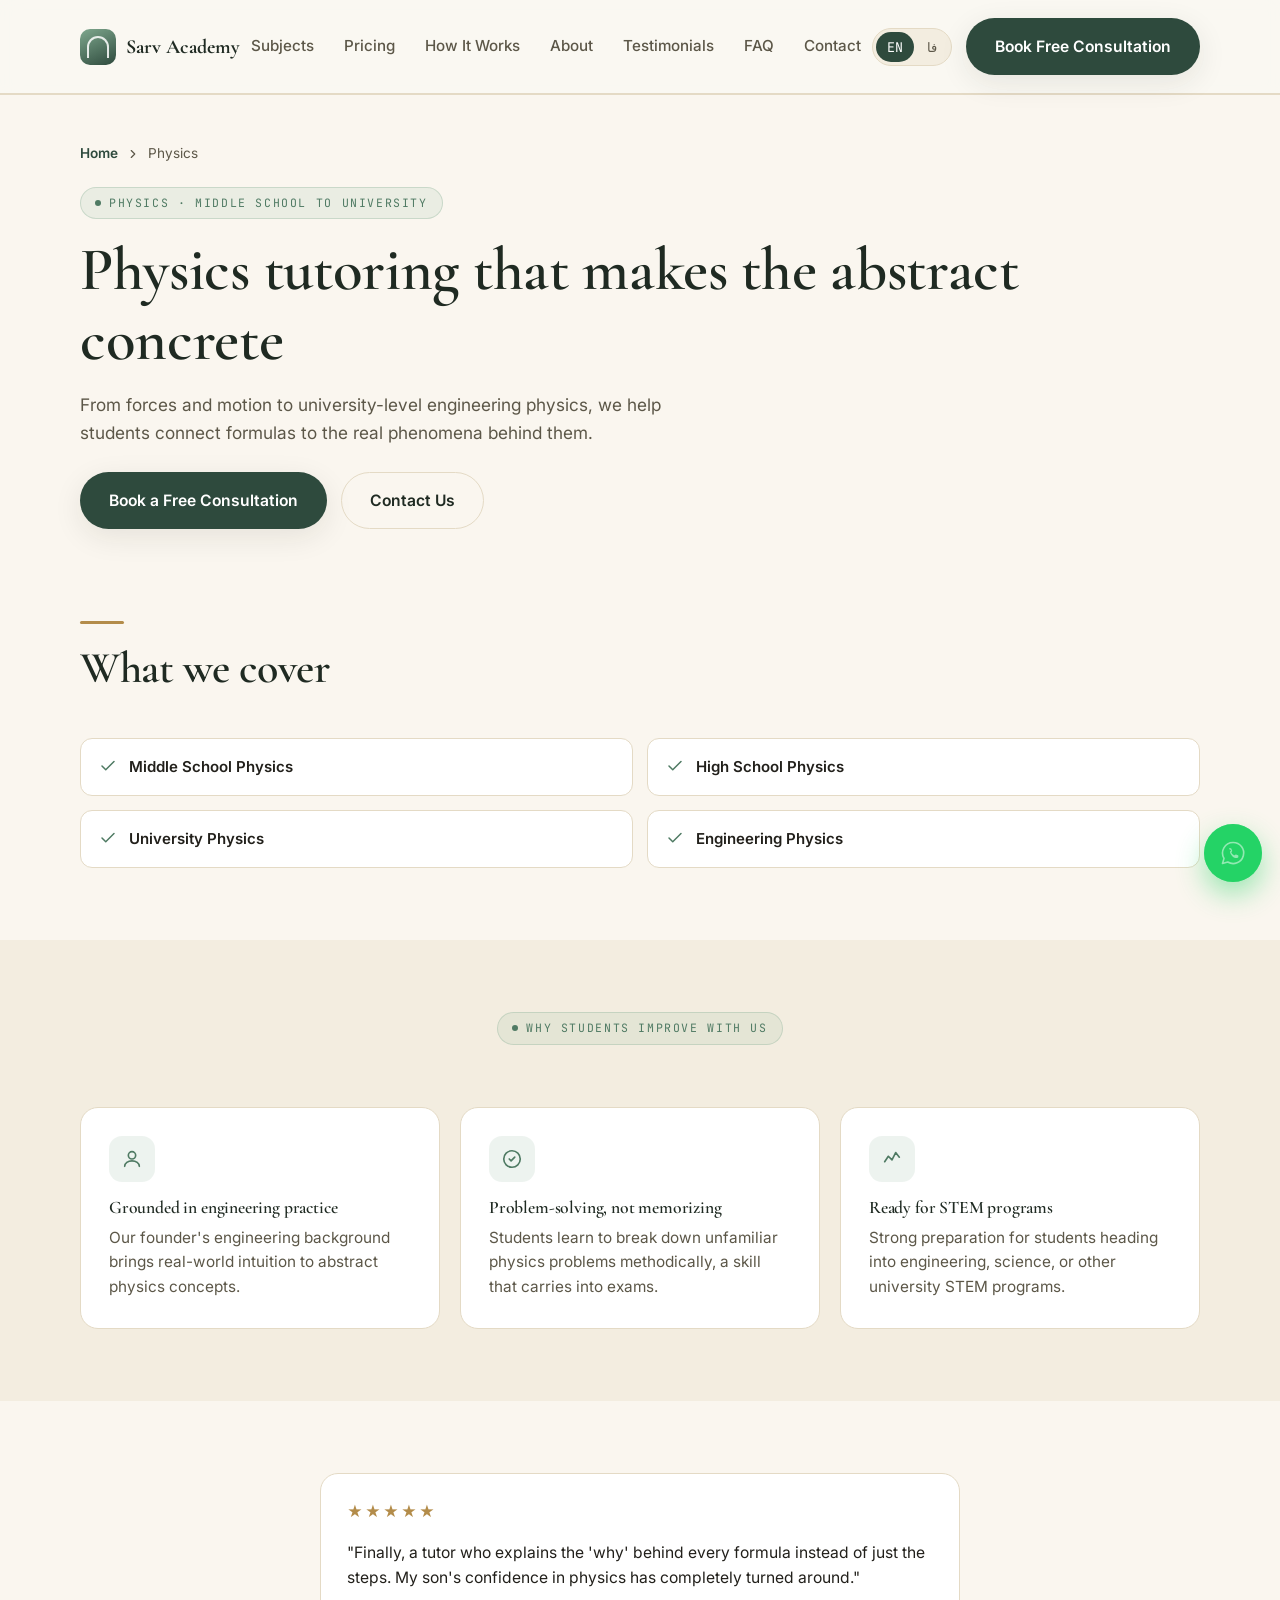
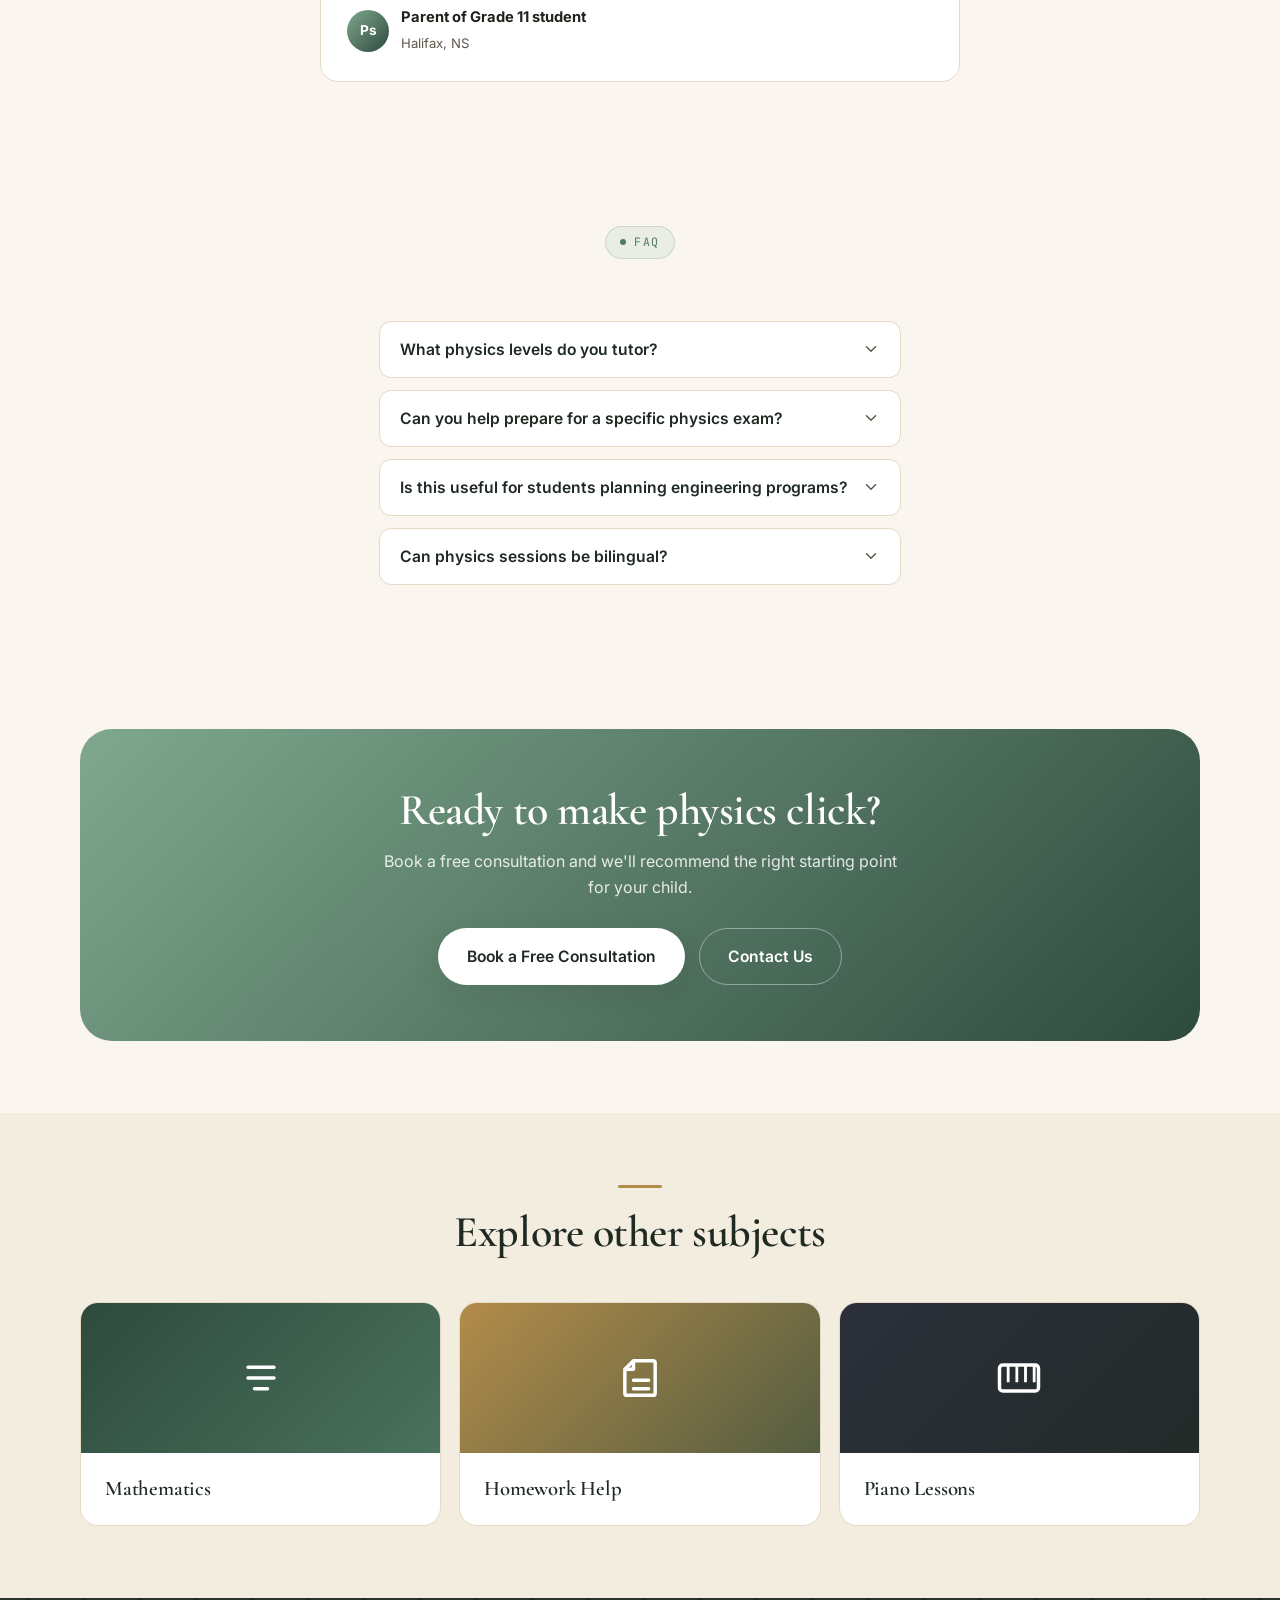
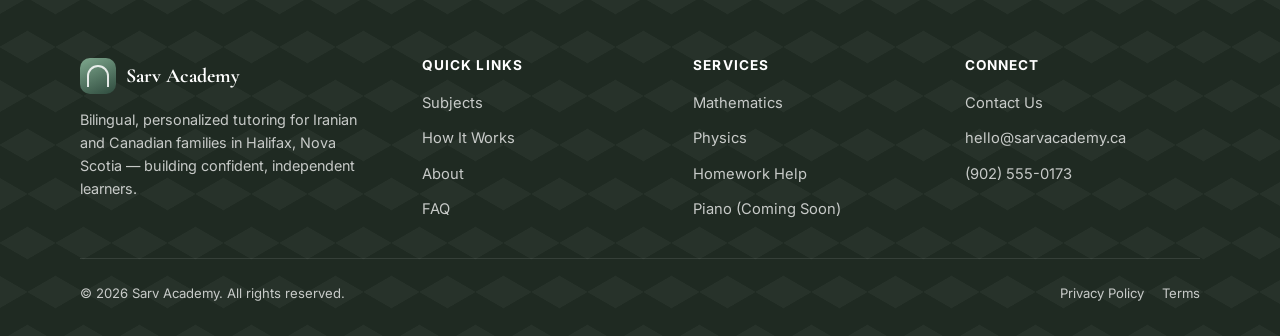
<file: physics-tutoring.html>
<!DOCTYPE html>
<html lang="en" dir="ltr">
<head>
<meta charset="UTF-8">
<meta name="viewport" content="width=device-width, initial-scale=1.0">
<title>Physics Tutoring in Halifax | Sarv Academy</title>
<meta name="description" content="Physics tutoring in Halifax, Nova Scotia for middle school, high school, university, and engineering physics — taught in English and Persian.">
<link rel="preconnect" href="https://fonts.googleapis.com">
<link rel="preconnect" href="https://fonts.gstatic.com" crossorigin>
<link href="https://fonts.googleapis.com/css2?family=Cormorant+Garamond:wght@500;600;700&family=Inter:wght@400;500;600;700;800&family=JetBrains+Mono:wght@400;500&family=Vazirmatn:wght@400;500;600;700&display=swap" rel="stylesheet">
<link rel="stylesheet" href="styles.css">
</head>
<body>

<header>
  <nav class="nav container">
    <a href="index.html" class="logo"><span class="logo-mark"></span>Sarv Academy</a>
    <ul class="nav-links">
      <li><a href="index.html#subjects" data-i18n="navSubjects">Subjects</a></li>
      <li><a href="index.html#pricing" data-i18n="navPricing">Pricing</a></li>
      <li><a href="index.html#how-it-works" data-i18n="navHow">How It Works</a></li>
      <li><a href="index.html#founder" data-i18n="navAbout">About</a></li>
      <li><a href="index.html#testimonials" data-i18n="navTestimonials">Testimonials</a></li>
      <li><a href="index.html#faq" data-i18n="navFaq">FAQ</a></li>
      <li><a href="index.html#contact" data-i18n="navContact">Contact</a></li>
    </ul>
    <div class="nav-actions">
      <div class="lang-switch" role="group" aria-label="Language switch">
        <button data-lang="en" class="active" type="button">EN</button>
        <button data-lang="fa" type="button">فا</button>
      </div>
      <a href="index.html#contact" class="btn btn-primary nav-cta" data-i18n="navCta">Book Free Consultation</a>
      <button class="menu-btn" id="menuBtn" aria-label="Toggle menu" aria-expanded="false" aria-controls="mobilePanel"><span></span></button>
    </div>
  </nav>
  <div class="mobile-panel" id="mobilePanel">
    <ul>
      <li><a href="index.html#subjects" data-i18n="navSubjects">Subjects</a></li>
      <li><a href="index.html#pricing" data-i18n="navPricing">Pricing</a></li>
      <li><a href="index.html#how-it-works" data-i18n="navHow">How It Works</a></li>
      <li><a href="index.html#founder" data-i18n="navAbout">About</a></li>
      <li><a href="index.html#testimonials" data-i18n="navTestimonials">Testimonials</a></li>
      <li><a href="index.html#faq" data-i18n="navFaq">FAQ</a></li>
      <li><a href="index.html#contact" data-i18n="navContact">Contact</a></li>
    </ul>
    <div class="container" style="padding-bottom:20px;">
      <a href="index.html#contact" class="btn btn-primary btn-block" data-i18n="navCta">Book Free Consultation</a>
    </div>
  </div>
</header>

<main id="top">
  <section class="subpage-hero">
    <div class="container">
      <div class="breadcrumb reveal">
        <a href="index.html">Home</a>
        <svg viewBox="0 0 24 24" fill="none" width="14" height="14"><path d="M9 6l6 6-6 6" stroke="currentColor" stroke-width="2" stroke-linecap="round" stroke-linejoin="round"/></svg>
        <span data-i18n="crumb">Physics</span>
      </div>
      <span class="eyebrow reveal" data-i18n="heroEyebrow">Physics · Middle School to University</span>
      <h1 class="reveal" data-i18n="heroTitle">Physics tutoring that makes the abstract concrete</h1>
      <p class="lead reveal" data-i18n="heroLead">From forces and motion to university-level engineering physics, we help students connect formulas to the real phenomena behind them.</p>
      <div class="subpage-hero-actions reveal">
        <a href="index.html#contact" class="btn btn-primary" data-i18n="heroBtnPrimary">Book a Free Consultation</a>
        <a href="index.html#contact" class="btn btn-ghost" data-i18n="heroBtnGhost">Contact Us</a>
      </div>
    </div>
  </section>

  <section>
    <div class="container">
      <div class="section-head reveal">
        <h2 data-i18n="curriculumTitle">What we cover</h2>
      </div>
      <div class="curriculum-list reveal">
        <div class="curriculum-item"><svg viewBox="0 0 24 24" fill="none"><path d="M4 12l5 5L20 6" stroke="currentColor" stroke-width="2" stroke-linecap="round" stroke-linejoin="round"/></svg><span data-i18n="curr0">Middle School Physics</span></div>
        <div class="curriculum-item"><svg viewBox="0 0 24 24" fill="none"><path d="M4 12l5 5L20 6" stroke="currentColor" stroke-width="2" stroke-linecap="round" stroke-linejoin="round"/></svg><span data-i18n="curr1">High School Physics</span></div>
        <div class="curriculum-item"><svg viewBox="0 0 24 24" fill="none"><path d="M4 12l5 5L20 6" stroke="currentColor" stroke-width="2" stroke-linecap="round" stroke-linejoin="round"/></svg><span data-i18n="curr2">University Physics</span></div>
        <div class="curriculum-item"><svg viewBox="0 0 24 24" fill="none"><path d="M4 12l5 5L20 6" stroke="currentColor" stroke-width="2" stroke-linecap="round" stroke-linejoin="round"/></svg><span data-i18n="curr3">Engineering Physics</span></div>
      </div>
    </div>
  </section>

  <section class="trust-band">
    <div class="container">
      <div class="section-head center reveal">
        <span class="eyebrow" data-i18n="benefitsEyebrow">Why students improve with us</span>
      </div>
      <div class="grid-3">
        <div class="feature-card reveal">
          <div class="icon-badge"><svg viewBox="0 0 24 24" fill="none" width="22" height="22"><path d="M12 4a4 4 0 100 8 4 4 0 000-8zM4 20c0-3.3 3.6-6 8-6s8 2.7 8 6" stroke="currentColor" stroke-width="1.8" stroke-linecap="round"/></svg></div>
          <h3 data-i18n="benefit1T">Grounded in engineering practice</h3>
          <p data-i18n="benefit1B">Our founder's engineering background brings real-world intuition to abstract physics concepts.</p>
        </div>
        <div class="feature-card reveal">
          <div class="icon-badge"><svg viewBox="0 0 24 24" fill="none" width="22" height="22"><circle cx="12" cy="12" r="9" stroke="currentColor" stroke-width="1.8"/><path d="M9 12l2 2 4-4" stroke="currentColor" stroke-width="1.8" stroke-linecap="round" stroke-linejoin="round"/></svg></div>
          <h3 data-i18n="benefit2T">Problem-solving, not memorizing</h3>
          <p data-i18n="benefit2B">Students learn to break down unfamiliar physics problems methodically, a skill that carries into exams.</p>
        </div>
        <div class="feature-card reveal">
          <div class="icon-badge"><svg viewBox="0 0 24 24" fill="none" width="22" height="22"><path d="M4 15l4-6 4 4 4-8 4 5" stroke="currentColor" stroke-width="1.8" stroke-linecap="round" stroke-linejoin="round"/></svg></div>
          <h3 data-i18n="benefit3T">Ready for STEM programs</h3>
          <p data-i18n="benefit3B">Strong preparation for students heading into engineering, science, or other university STEM programs.</p>
        </div>
      </div>
    </div>
  </section>

  <section id="testimonial">
    <div class="container">
      <div class="testimonial-row" style="max-width:640px; margin:0 auto; grid-template-columns:1fr;">
        <div class="testimonial-card reveal">
          <div class="stars">★★★★★</div>
          <p data-i18n="testiQuote">"Finally, a tutor who explains the 'why' behind every formula instead of just the steps. My son's confidence in physics has completely turned around."</p>
          <div class="testimonial-who">
            <div class="avatar-initials">Ps</div>
            <div><strong data-i18n="testiWho">Parent of Grade 11 student</strong><span data-i18n="testiWhere">Halifax, NS</span></div>
          </div>
        </div>
      </div>
    </div>
  </section>
  <section id="faq">
    <div class="container">
      <div class="section-head center reveal">
        <span class="eyebrow" data-i18n="navFaq">FAQ</span>
      </div>
      <div class="faq-list reveal" id="faqList"></div>
    </div>
  </section>

  <section>
    <div class="container">
      <div class="cta-band reveal">
        <h2 data-i18n="ctaTitle">Ready to make physics click?</h2>
        <p data-i18n="ctaLead">Book a free consultation and we'll recommend the right starting point for your child.</p>
        <div class="cta-actions">
          <a href="index.html#contact" class="btn btn-primary" data-i18n="heroBtnPrimary">Book a Free Consultation</a>
          <a href="index.html#contact" class="btn btn-ghost" data-i18n="heroBtnGhost">Contact Us</a>
        </div>
      </div>
    </div>
  </section>

  <section class="trust-band">
    <div class="container">
      <div class="section-head center reveal">
        <h2 data-i18n="relatedTitle">Explore other subjects</h2>
      </div>
      <div class="related-subjects">
        
        <a href="math-tutoring.html" class="subject-card reveal" style="text-decoration:none;">
          <div class="subject-media math"><svg viewBox="0 0 24 24" fill="none"><path d="M6 12h12M6 7h12M9 17h6" stroke="currentColor" stroke-width="1.6" stroke-linecap="round"/></svg></div>
          <div class="subject-body">
            <h3>Mathematics</h3>
          </div>
        </a>

        <a href="homework-help.html" class="subject-card reveal" style="text-decoration:none;">
          <div class="subject-media homework"><svg viewBox="0 0 24 24" fill="none"><path d="M9 4h9a1 1 0 011 1v14a1 1 0 01-1 1H6a1 1 0 01-1-1V8z" stroke="currentColor" stroke-width="1.6" stroke-linejoin="round"/><path d="M9 4v4H5" stroke="currentColor" stroke-width="1.6" stroke-linejoin="round"/><path d="M9 13h7M9 17h7" stroke="currentColor" stroke-width="1.6" stroke-linecap="round"/></svg></div>
          <div class="subject-body">
            <h3>Homework Help</h3>
          </div>
        </a>

        <a href="piano-lessons.html" class="subject-card reveal" style="text-decoration:none;">
          <div class="subject-media piano"><svg viewBox="0 0 24 24" fill="none"><rect x="3" y="6" width="18" height="12" rx="1.5" stroke="currentColor" stroke-width="1.6"/><path d="M7 6v8M11 6v8M15 6v8M19 6v8" stroke="currentColor" stroke-width="1.3"/></svg></div>
          <div class="subject-body">
            <h3>Piano Lessons</h3>
          </div>
        </a>
      </div>
    </div>
  </section>
</main>

<footer>
  <div class="container">
    <div class="footer-grid">
      <div class="footer-brand">
        <a href="index.html" class="logo"><span class="logo-mark"></span>Sarv Academy</a>
        <p data-i18n="footerTagline">Bilingual, personalized tutoring for Iranian and Canadian families in Halifax, Nova Scotia — building confident, independent learners.</p>
      </div>
      <div class="footer-col">
        <h4 data-i18n="footerQuickLinks">Quick Links</h4>
        <ul>
          <li><a href="index.html#subjects" data-i18n="navSubjects">Subjects</a></li>
          <li><a href="index.html#how-it-works" data-i18n="navHow">How It Works</a></li>
          <li><a href="index.html#founder" data-i18n="navAbout">About</a></li>
          <li><a href="index.html#faq" data-i18n="navFaq">FAQ</a></li>
        </ul>
      </div>
      <div class="footer-col">
        <h4 data-i18n="footerServices">Services</h4>
        <ul>
          <li><a href="math-tutoring.html" data-i18n="footerMath">Mathematics</a></li>
          <li><a href="physics-tutoring.html" data-i18n="footerPhysics">Physics</a></li>
          <li><a href="homework-help.html" data-i18n="footerHomework">Homework Help</a></li>
          <li><a href="piano-lessons.html" data-i18n="footerPiano">Piano (Coming Soon)</a></li>
        </ul>
      </div>
      <div class="footer-col">
        <h4 data-i18n="footerConnect">Connect</h4>
        <ul>
          <li><a href="index.html#contact" data-i18n="footerContact">Contact Us</a></li>
          <li><a href="mailto:hello@sarvacademy.ca">hello@sarvacademy.ca</a></li>
          <li><a href="tel:+19025550173">(902) 555-0173</a></li>
        </ul>
      </div>
    </div>
    <div class="footer-bottom">
      <span data-i18n="footerCopyright">© 2026 Sarv Academy. All rights reserved.</span>
      <div class="legal">
        <a href="privacy-policy.html" data-i18n="footerPrivacy">Privacy Policy</a>
        <a href="terms.html" data-i18n="footerTerms">Terms</a>
      </div>
    </div>
  </div>
</footer>

<a href="#" class="whatsapp-float js-whatsapp-link" data-i18n-aria="waAria" aria-label="Chat with us on WhatsApp" target="_blank" rel="noopener">
  <span class="wa-ping" aria-hidden="true"></span>
  <svg viewBox="0 0 24 24" fill="none"><path d="M12 3a9 9 0 00-7.7 13.6L3 21l4.5-1.3A9 9 0 1012 3z" stroke="currentColor" stroke-width="1.4" stroke-linejoin="round"/><path d="M8.5 8.6c.2-.6.7-.6 1-.6h.5c.2 0 .4 0 .6.4l.7 1.6c.1.2 0 .4-.1.6l-.5.6c-.1.2-.1.3 0 .5.4.7 1.5 1.8 2.2 2.2.2.1.3.1.5 0l.6-.5c.2-.1.4-.2.6-.1l1.6.7c.4.2.4.4.4.6v.5c0 .3 0 .8-.6 1-.7.3-2.5.7-4.6-1.4-2.1-2.1-2.4-3.9-1.4-4.6.2-.1.4-.3.5-.5z" fill="currentColor"/></svg>
</a>

<script src="main.js"></script>
<script>
window.PAGE_I18N = {
  "en": {
    "crumb": "Physics",
    "heroEyebrow": "Physics · Middle School to University",
    "heroTitle": "Physics tutoring that makes the abstract concrete",
    "heroLead": "From forces and motion to university-level engineering physics, we help students connect formulas to the real phenomena behind them.",
    "heroBtnPrimary": "Book a Free Consultation",
    "heroBtnGhost": "Contact Us",
    "curriculumTitle": "What we cover",
    "curr0": "Middle School Physics",
    "curr1": "High School Physics",
    "curr2": "University Physics",
    "curr3": "Engineering Physics",
    "benefitsEyebrow": "Why students improve with us",
    "benefit1T": "Grounded in engineering practice",
    "benefit1B": "Our founder's engineering background brings real-world intuition to abstract physics concepts.",
    "benefit2T": "Problem-solving, not memorizing",
    "benefit2B": "Students learn to break down unfamiliar physics problems methodically, a skill that carries into exams.",
    "benefit3T": "Ready for STEM programs",
    "benefit3B": "Strong preparation for students heading into engineering, science, or other university STEM programs.",
    "testiQuote": "\"Finally, a tutor who explains the 'why' behind every formula instead of just the steps. My son's confidence in physics has completely turned around.\"",
    "testiWho": "Parent of Grade 11 student",
    "testiWhere": "Halifax, NS",
    "navFaq": "FAQ",
    "faqQ0": "What physics levels do you tutor?",
    "faqA0": "Middle school, high school, university physics, and engineering physics.",
    "faqQ1": "Can you help prepare for a specific physics exam?",
    "faqA1": "Yes, we build focused exam-prep plans covering both concept review and problem-solving practice.",
    "faqQ2": "Is this useful for students planning engineering programs?",
    "faqA2": "Yes, our founder's engineering background is especially useful for students heading into STEM university programs.",
    "faqQ3": "Can physics sessions be bilingual?",
    "faqA3": "Yes, sessions can be delivered in English, Persian, or a mix of both.",
    "ctaTitle": "Ready to make physics click?",
    "ctaLead": "Book a free consultation and we'll recommend the right starting point for your child.",
    "relatedTitle": "Explore other subjects"
  },
  "fa": {
    "crumb": "فیزیک",
    "heroEyebrow": "فیزیک · از متوسطه تا دانشگاه",
    "heroTitle": "آموزش فیزیکی که مفاهیم انتزاعی را ملموس می‌کند",
    "heroLead": "از نیرو و حرکت تا فیزیک مهندسی دانشگاهی، به دانش‌آموزان کمک می‌کنیم فرمول‌ها را به پدیده‌های واقعی پشت آن‌ها متصل کنند.",
    "heroBtnPrimary": "رزرو مشاوره رایگان",
    "heroBtnGhost": "تماس با ما",
    "curriculumTitle": "آنچه پوشش می‌دهیم",
    "curr0": "فیزیک متوسطه",
    "curr1": "فیزیک دبیرستان",
    "curr2": "فیزیک دانشگاهی",
    "curr3": "فیزیک مهندسی",
    "benefitsEyebrow": "چرا دانش‌آموزان با ما پیشرفت می‌کنند",
    "benefit1T": "ریشه در تجربه مهندسی",
    "benefit1B": "پیشینه مهندسی بنیان‌گذار، درک شهودی از دنیای واقعی را به مفاهیم انتزاعی فیزیک می‌آورد.",
    "benefit2T": "حل مسئله، نه حفظ کردن",
    "benefit2B": "دانش‌آموزان یاد می‌گیرند مسائل ناآشنای فیزیک را به‌طور منظم تجزیه کنند، مهارتی که در امتحانات هم به کار می‌آید.",
    "benefit3T": "آماده برای رشته‌های فنی",
    "benefit3B": "آمادگی قوی برای دانش‌آموزانی که قصد ورود به مهندسی، علوم یا سایر رشته‌های فنی دانشگاه را دارند.",
    "testiQuote": "«بالاخره معلمی که دلیل هر فرمول را توضیح می‌دهد، نه فقط مراحل آن. اعتماد به نفس پسرم در فیزیک کاملاً تغییر کرد.»",
    "testiWho": "والد دانش‌آموز پایه یازدهم",
    "testiWhere": "هلیفکس، نوا اسکوشا",
    "navFaq": "سوالات متداول",
    "faqQ0": "چه سطوحی از فیزیک را آموزش می‌دهید؟",
    "faqA0": "فیزیک متوسطه، دبیرستان، دانشگاهی و مهندسی.",
    "faqQ1": "آیا می‌توانید برای یک امتحان خاص فیزیک آماده کنید؟",
    "faqA1": "بله، برنامه‌های متمرکز آمادگی امتحان شامل مرور مفاهیم و تمرین حل مسئله طراحی می‌کنیم.",
    "faqQ2": "آیا برای دانش‌آموزانی که قصد ورود به مهندسی دارند مفید است؟",
    "faqA2": "بله، پیشینه مهندسی بنیان‌گذار به‌ویژه برای دانش‌آموزان رشته‌های فنی دانشگاه مفید است.",
    "faqQ3": "آیا جلسات فیزیک می‌توانند دوزبانه باشند؟",
    "faqA3": "بله، جلسات می‌توانند به انگلیسی، فارسی یا ترکیبی از هر دو باشند.",
    "ctaTitle": "آماده‌اید فیزیک را درک کنید؟",
    "ctaLead": "یک مشاوره رایگان رزرو کنید تا نقطه شروع مناسب فرزندتان را پیشنهاد دهیم.",
    "relatedTitle": "سایر دروس را ببینید"
  }
};
window.buildFaqList('faqList', Array.from({length:4}, (_,i) => [window.PAGE_I18N.en['faqQ'+i], window.PAGE_I18N.en['faqA'+i]]));
window.initSarvSite();
</script>
</body>
</html>
</file>
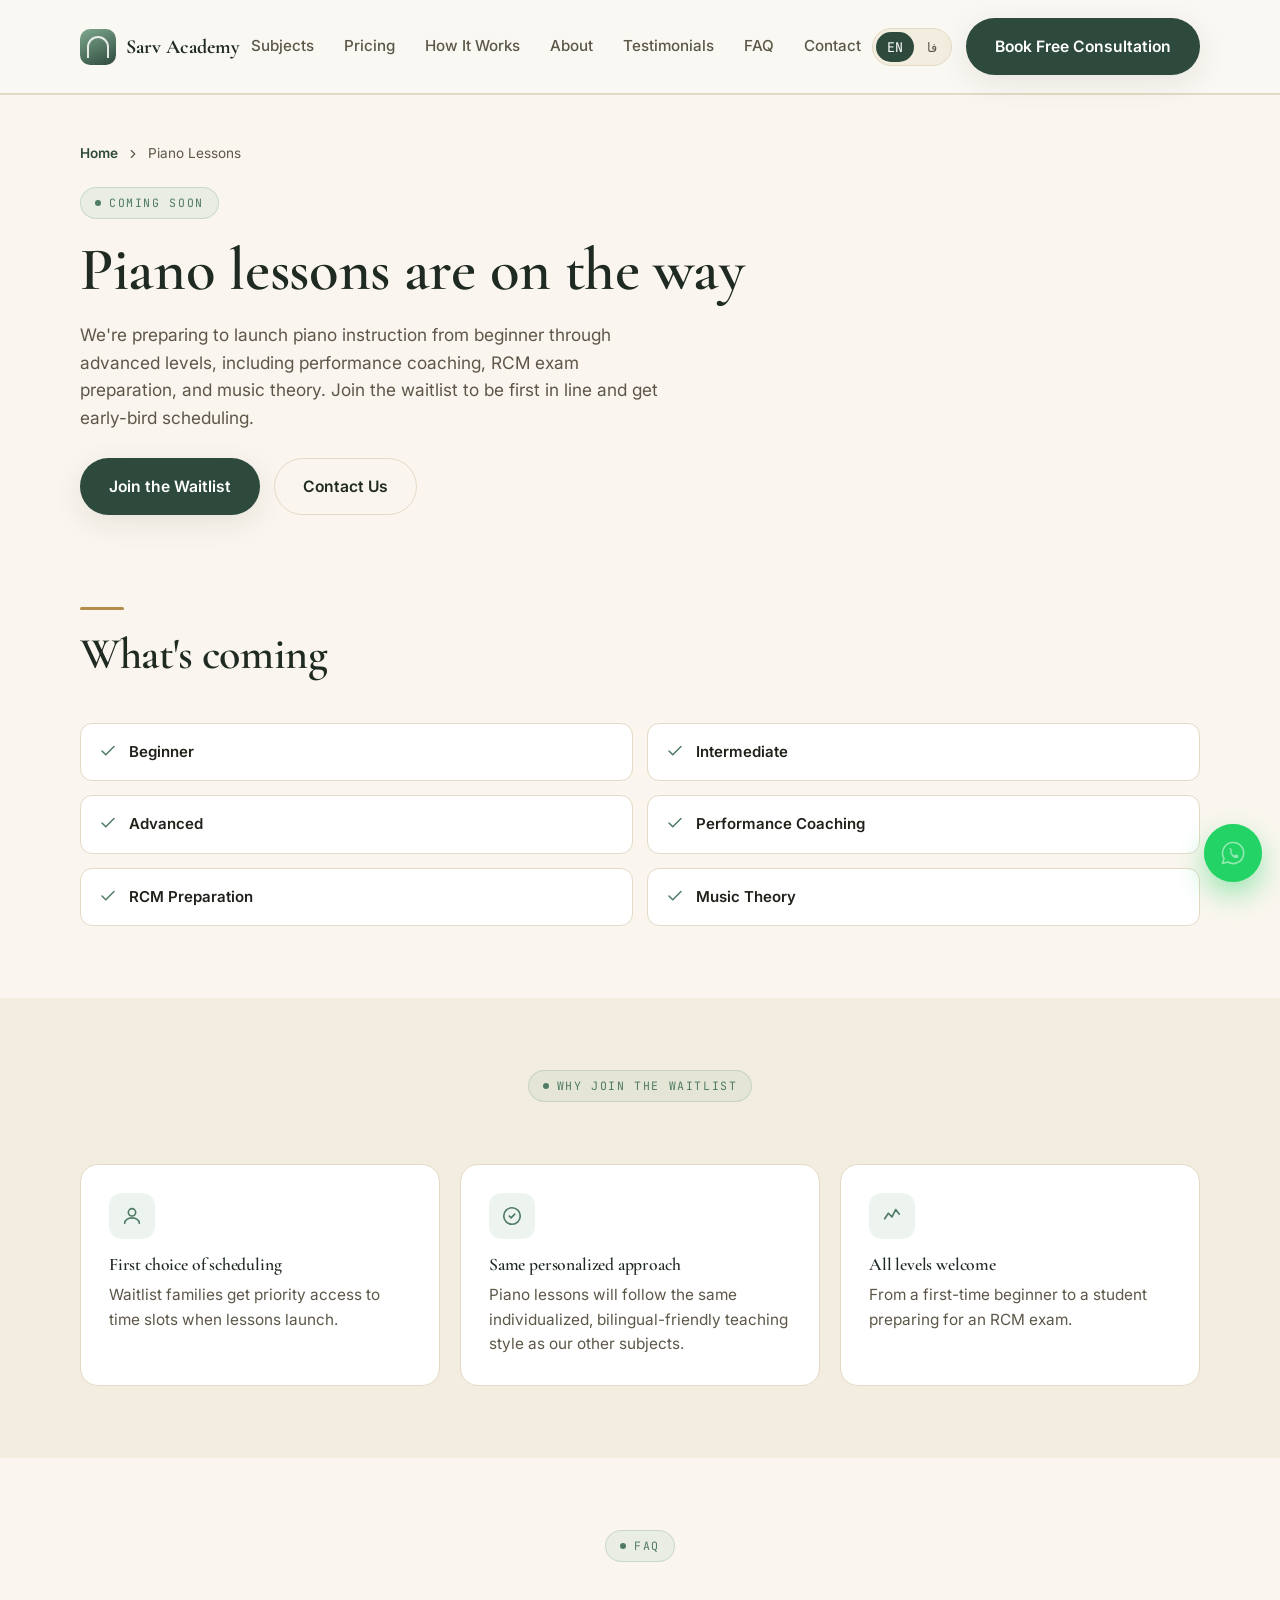
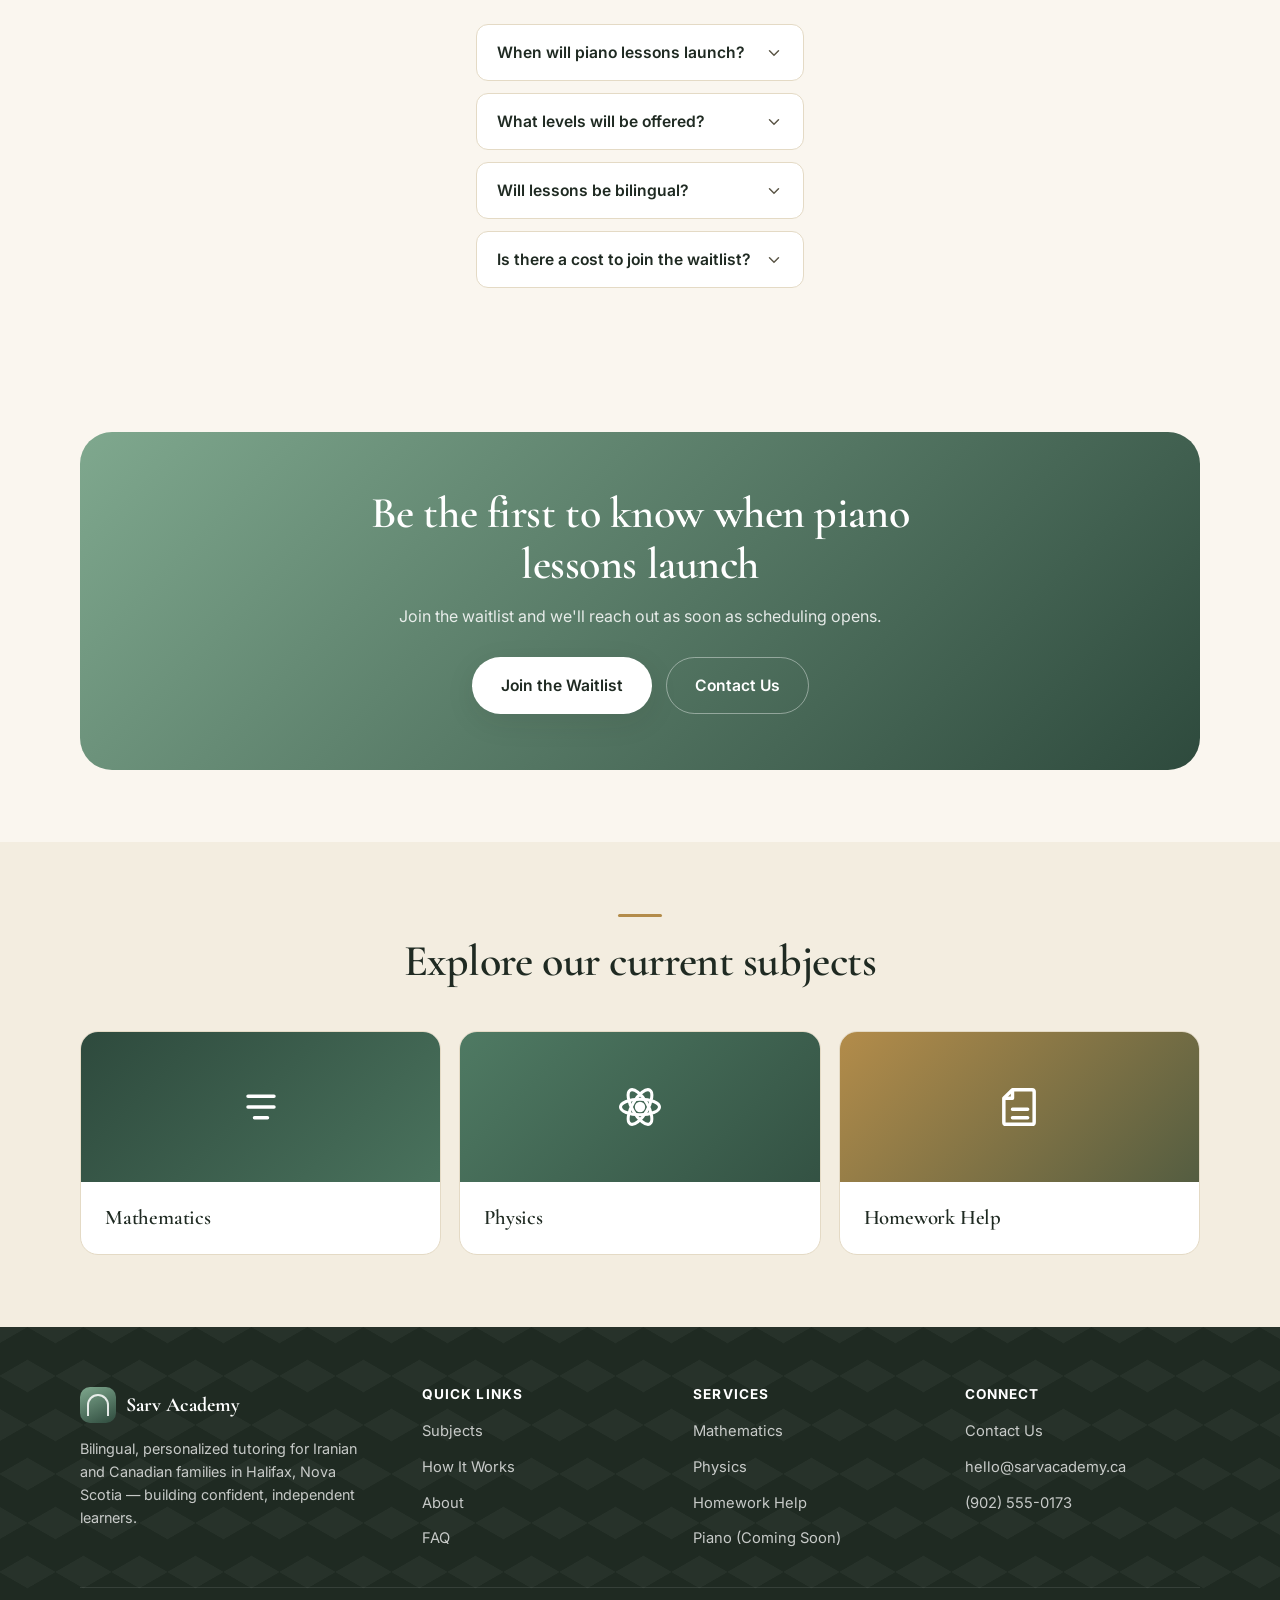
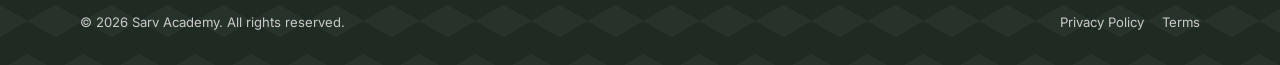
<file: piano-lessons.html>
<!DOCTYPE html>
<html lang="en" dir="ltr">
<head>
<meta charset="UTF-8">
<meta name="viewport" content="width=device-width, initial-scale=1.0">
<title>Piano Lessons in Halifax (Coming Soon) | Sarv Academy</title>
<meta name="description" content="Piano lessons launching soon at Sarv Academy in Halifax, Nova Scotia — beginner through advanced, RCM preparation, and music theory. Join the waitlist.">
<link rel="preconnect" href="https://fonts.googleapis.com">
<link rel="preconnect" href="https://fonts.gstatic.com" crossorigin>
<link href="https://fonts.googleapis.com/css2?family=Cormorant+Garamond:wght@500;600;700&family=Inter:wght@400;500;600;700;800&family=JetBrains+Mono:wght@400;500&family=Vazirmatn:wght@400;500;600;700&display=swap" rel="stylesheet">
<link rel="stylesheet" href="styles.css">
</head>
<body>

<header>
  <nav class="nav container">
    <a href="index.html" class="logo"><span class="logo-mark"></span>Sarv Academy</a>
    <ul class="nav-links">
      <li><a href="index.html#subjects" data-i18n="navSubjects">Subjects</a></li>
      <li><a href="index.html#pricing" data-i18n="navPricing">Pricing</a></li>
      <li><a href="index.html#how-it-works" data-i18n="navHow">How It Works</a></li>
      <li><a href="index.html#founder" data-i18n="navAbout">About</a></li>
      <li><a href="index.html#testimonials" data-i18n="navTestimonials">Testimonials</a></li>
      <li><a href="index.html#faq" data-i18n="navFaq">FAQ</a></li>
      <li><a href="index.html#contact" data-i18n="navContact">Contact</a></li>
    </ul>
    <div class="nav-actions">
      <div class="lang-switch" role="group" aria-label="Language switch">
        <button data-lang="en" class="active" type="button">EN</button>
        <button data-lang="fa" type="button">فا</button>
      </div>
      <a href="index.html#contact" class="btn btn-primary nav-cta" data-i18n="navCta">Book Free Consultation</a>
      <button class="menu-btn" id="menuBtn" aria-label="Toggle menu" aria-expanded="false" aria-controls="mobilePanel"><span></span></button>
    </div>
  </nav>
  <div class="mobile-panel" id="mobilePanel">
    <ul>
      <li><a href="index.html#subjects" data-i18n="navSubjects">Subjects</a></li>
      <li><a href="index.html#pricing" data-i18n="navPricing">Pricing</a></li>
      <li><a href="index.html#how-it-works" data-i18n="navHow">How It Works</a></li>
      <li><a href="index.html#founder" data-i18n="navAbout">About</a></li>
      <li><a href="index.html#testimonials" data-i18n="navTestimonials">Testimonials</a></li>
      <li><a href="index.html#faq" data-i18n="navFaq">FAQ</a></li>
      <li><a href="index.html#contact" data-i18n="navContact">Contact</a></li>
    </ul>
    <div class="container" style="padding-bottom:20px;">
      <a href="index.html#contact" class="btn btn-primary btn-block" data-i18n="navCta">Book Free Consultation</a>
    </div>
  </div>
</header>

<main id="top">
  <section class="subpage-hero">
    <div class="container">
      <div class="breadcrumb reveal">
        <a href="index.html">Home</a>
        <svg viewBox="0 0 24 24" fill="none" width="14" height="14"><path d="M9 6l6 6-6 6" stroke="currentColor" stroke-width="2" stroke-linecap="round" stroke-linejoin="round"/></svg>
        <span data-i18n="crumb">Piano Lessons</span>
      </div>
      <span class="eyebrow reveal" data-i18n="heroEyebrow">Coming Soon</span>
      <h1 class="reveal" data-i18n="heroTitle">Piano lessons are on the way</h1>
      <p class="lead reveal" data-i18n="heroLead">We're preparing to launch piano instruction from beginner through advanced levels, including performance coaching, RCM exam preparation, and music theory. Join the waitlist to be first in line and get early-bird scheduling.</p>
      <div class="subpage-hero-actions reveal">
        <a href="index.html#contact" class="btn btn-primary" data-i18n="formSubmitOverride">Join the Waitlist</a>
        <a href="index.html#contact" class="btn btn-ghost" data-i18n="heroBtnGhost">Contact Us</a>
      </div>
    </div>
  </section>

  <section>
    <div class="container">
      <div class="section-head reveal">
        <h2 data-i18n="curriculumTitle">What's coming</h2>
      </div>
      <div class="curriculum-list reveal">
        <div class="curriculum-item"><svg viewBox="0 0 24 24" fill="none"><path d="M4 12l5 5L20 6" stroke="currentColor" stroke-width="2" stroke-linecap="round" stroke-linejoin="round"/></svg><span data-i18n="curr0">Beginner</span></div>
        <div class="curriculum-item"><svg viewBox="0 0 24 24" fill="none"><path d="M4 12l5 5L20 6" stroke="currentColor" stroke-width="2" stroke-linecap="round" stroke-linejoin="round"/></svg><span data-i18n="curr1">Intermediate</span></div>
        <div class="curriculum-item"><svg viewBox="0 0 24 24" fill="none"><path d="M4 12l5 5L20 6" stroke="currentColor" stroke-width="2" stroke-linecap="round" stroke-linejoin="round"/></svg><span data-i18n="curr2">Advanced</span></div>
        <div class="curriculum-item"><svg viewBox="0 0 24 24" fill="none"><path d="M4 12l5 5L20 6" stroke="currentColor" stroke-width="2" stroke-linecap="round" stroke-linejoin="round"/></svg><span data-i18n="curr3">Performance Coaching</span></div>
        <div class="curriculum-item"><svg viewBox="0 0 24 24" fill="none"><path d="M4 12l5 5L20 6" stroke="currentColor" stroke-width="2" stroke-linecap="round" stroke-linejoin="round"/></svg><span data-i18n="curr4">RCM Preparation</span></div>
        <div class="curriculum-item"><svg viewBox="0 0 24 24" fill="none"><path d="M4 12l5 5L20 6" stroke="currentColor" stroke-width="2" stroke-linecap="round" stroke-linejoin="round"/></svg><span data-i18n="curr5">Music Theory</span></div>
      </div>
    </div>
  </section>

  <section class="trust-band">
    <div class="container">
      <div class="section-head center reveal">
        <span class="eyebrow" data-i18n="benefitsEyebrow">Why join the waitlist</span>
      </div>
      <div class="grid-3">
        <div class="feature-card reveal">
          <div class="icon-badge"><svg viewBox="0 0 24 24" fill="none" width="22" height="22"><path d="M12 4a4 4 0 100 8 4 4 0 000-8zM4 20c0-3.3 3.6-6 8-6s8 2.7 8 6" stroke="currentColor" stroke-width="1.8" stroke-linecap="round"/></svg></div>
          <h3 data-i18n="benefit1T">First choice of scheduling</h3>
          <p data-i18n="benefit1B">Waitlist families get priority access to time slots when lessons launch.</p>
        </div>
        <div class="feature-card reveal">
          <div class="icon-badge"><svg viewBox="0 0 24 24" fill="none" width="22" height="22"><circle cx="12" cy="12" r="9" stroke="currentColor" stroke-width="1.8"/><path d="M9 12l2 2 4-4" stroke="currentColor" stroke-width="1.8" stroke-linecap="round" stroke-linejoin="round"/></svg></div>
          <h3 data-i18n="benefit2T">Same personalized approach</h3>
          <p data-i18n="benefit2B">Piano lessons will follow the same individualized, bilingual-friendly teaching style as our other subjects.</p>
        </div>
        <div class="feature-card reveal">
          <div class="icon-badge"><svg viewBox="0 0 24 24" fill="none" width="22" height="22"><path d="M4 15l4-6 4 4 4-8 4 5" stroke="currentColor" stroke-width="1.8" stroke-linecap="round" stroke-linejoin="round"/></svg></div>
          <h3 data-i18n="benefit3T">All levels welcome</h3>
          <p data-i18n="benefit3B">From a first-time beginner to a student preparing for an RCM exam.</p>
        </div>
      </div>
    </div>
  </section>

  <section id="faq">
    <div class="container">
      <div class="section-head center reveal">
        <span class="eyebrow" data-i18n="navFaq">FAQ</span>
      </div>
      <div class="faq-list reveal" id="faqList"></div>
    </div>
  </section>

  <section>
    <div class="container">
      <div class="cta-band reveal">
        <h2 data-i18n="ctaTitle">Be the first to know when piano lessons launch</h2>
        <p data-i18n="ctaLead">Join the waitlist and we'll reach out as soon as scheduling opens.</p>
        <div class="cta-actions">
          <a href="index.html#contact" class="btn btn-primary" data-i18n="formSubmitOverride">Join the Waitlist</a>
          <a href="index.html#contact" class="btn btn-ghost" data-i18n="heroBtnGhost">Contact Us</a>
        </div>
      </div>
    </div>
  </section>

  <section class="trust-band">
    <div class="container">
      <div class="section-head center reveal">
        <h2 data-i18n="relatedTitle">Explore our current subjects</h2>
      </div>
      <div class="related-subjects">
        
        <a href="math-tutoring.html" class="subject-card reveal" style="text-decoration:none;">
          <div class="subject-media math"><svg viewBox="0 0 24 24" fill="none"><path d="M6 12h12M6 7h12M9 17h6" stroke="currentColor" stroke-width="1.6" stroke-linecap="round"/></svg></div>
          <div class="subject-body">
            <h3>Mathematics</h3>
          </div>
        </a>

        <a href="physics-tutoring.html" class="subject-card reveal" style="text-decoration:none;">
          <div class="subject-media physics"><svg viewBox="0 0 24 24" fill="none"><circle cx="12" cy="12" r="2.4" fill="currentColor"/><ellipse cx="12" cy="12" rx="9" ry="3.6" stroke="currentColor" stroke-width="1.4"/><ellipse cx="12" cy="12" rx="9" ry="3.6" stroke="currentColor" stroke-width="1.4" transform="rotate(60 12 12)"/><ellipse cx="12" cy="12" rx="9" ry="3.6" stroke="currentColor" stroke-width="1.4" transform="rotate(120 12 12)"/></svg></div>
          <div class="subject-body">
            <h3>Physics</h3>
          </div>
        </a>

        <a href="homework-help.html" class="subject-card reveal" style="text-decoration:none;">
          <div class="subject-media homework"><svg viewBox="0 0 24 24" fill="none"><path d="M9 4h9a1 1 0 011 1v14a1 1 0 01-1 1H6a1 1 0 01-1-1V8z" stroke="currentColor" stroke-width="1.6" stroke-linejoin="round"/><path d="M9 4v4H5" stroke="currentColor" stroke-width="1.6" stroke-linejoin="round"/><path d="M9 13h7M9 17h7" stroke="currentColor" stroke-width="1.6" stroke-linecap="round"/></svg></div>
          <div class="subject-body">
            <h3>Homework Help</h3>
          </div>
        </a>
      </div>
    </div>
  </section>
</main>

<footer>
  <div class="container">
    <div class="footer-grid">
      <div class="footer-brand">
        <a href="index.html" class="logo"><span class="logo-mark"></span>Sarv Academy</a>
        <p data-i18n="footerTagline">Bilingual, personalized tutoring for Iranian and Canadian families in Halifax, Nova Scotia — building confident, independent learners.</p>
      </div>
      <div class="footer-col">
        <h4 data-i18n="footerQuickLinks">Quick Links</h4>
        <ul>
          <li><a href="index.html#subjects" data-i18n="navSubjects">Subjects</a></li>
          <li><a href="index.html#how-it-works" data-i18n="navHow">How It Works</a></li>
          <li><a href="index.html#founder" data-i18n="navAbout">About</a></li>
          <li><a href="index.html#faq" data-i18n="navFaq">FAQ</a></li>
        </ul>
      </div>
      <div class="footer-col">
        <h4 data-i18n="footerServices">Services</h4>
        <ul>
          <li><a href="math-tutoring.html" data-i18n="footerMath">Mathematics</a></li>
          <li><a href="physics-tutoring.html" data-i18n="footerPhysics">Physics</a></li>
          <li><a href="homework-help.html" data-i18n="footerHomework">Homework Help</a></li>
          <li><a href="piano-lessons.html" data-i18n="footerPiano">Piano (Coming Soon)</a></li>
        </ul>
      </div>
      <div class="footer-col">
        <h4 data-i18n="footerConnect">Connect</h4>
        <ul>
          <li><a href="index.html#contact" data-i18n="footerContact">Contact Us</a></li>
          <li><a href="mailto:hello@sarvacademy.ca">hello@sarvacademy.ca</a></li>
          <li><a href="tel:+19025550173">(902) 555-0173</a></li>
        </ul>
      </div>
    </div>
    <div class="footer-bottom">
      <span data-i18n="footerCopyright">© 2026 Sarv Academy. All rights reserved.</span>
      <div class="legal">
        <a href="privacy-policy.html" data-i18n="footerPrivacy">Privacy Policy</a>
        <a href="terms.html" data-i18n="footerTerms">Terms</a>
      </div>
    </div>
  </div>
</footer>

<a href="#" class="whatsapp-float js-whatsapp-link" data-i18n-aria="waAria" aria-label="Chat with us on WhatsApp" target="_blank" rel="noopener">
  <span class="wa-ping" aria-hidden="true"></span>
  <svg viewBox="0 0 24 24" fill="none"><path d="M12 3a9 9 0 00-7.7 13.6L3 21l4.5-1.3A9 9 0 1012 3z" stroke="currentColor" stroke-width="1.4" stroke-linejoin="round"/><path d="M8.5 8.6c.2-.6.7-.6 1-.6h.5c.2 0 .4 0 .6.4l.7 1.6c.1.2 0 .4-.1.6l-.5.6c-.1.2-.1.3 0 .5.4.7 1.5 1.8 2.2 2.2.2.1.3.1.5 0l.6-.5c.2-.1.4-.2.6-.1l1.6.7c.4.2.4.4.4.6v.5c0 .3 0 .8-.6 1-.7.3-2.5.7-4.6-1.4-2.1-2.1-2.4-3.9-1.4-4.6.2-.1.4-.3.5-.5z" fill="currentColor"/></svg>
</a>

<script src="main.js"></script>
<script>
window.PAGE_I18N = {
  "en": {
    "crumb": "Piano Lessons",
    "heroEyebrow": "Coming Soon",
    "heroTitle": "Piano lessons are on the way",
    "heroLead": "We're preparing to launch piano instruction from beginner through advanced levels, including performance coaching, RCM exam preparation, and music theory. Join the waitlist to be first in line and get early-bird scheduling.",
    "heroBtnPrimary": "Book a Free Consultation",
    "heroBtnGhost": "Contact Us",
    "curriculumTitle": "What's coming",
    "curr0": "Beginner",
    "curr1": "Intermediate",
    "curr2": "Advanced",
    "curr3": "Performance Coaching",
    "curr4": "RCM Preparation",
    "curr5": "Music Theory",
    "benefitsEyebrow": "Why join the waitlist",
    "benefit1T": "First choice of scheduling",
    "benefit1B": "Waitlist families get priority access to time slots when lessons launch.",
    "benefit2T": "Same personalized approach",
    "benefit2B": "Piano lessons will follow the same individualized, bilingual-friendly teaching style as our other subjects.",
    "benefit3T": "All levels welcome",
    "benefit3B": "From a first-time beginner to a student preparing for an RCM exam.",
    "navFaq": "FAQ",
    "faqQ0": "When will piano lessons launch?",
    "faqA0": "We're finalizing scheduling now — join the waitlist and we'll notify you as soon as spots open up.",
    "faqQ1": "What levels will be offered?",
    "faqA1": "Beginner, intermediate, and advanced, including performance coaching, RCM preparation, and music theory.",
    "faqQ2": "Will lessons be bilingual?",
    "faqA2": "Yes, piano lessons will be available in English, Persian, or a mix of both, just like our other subjects.",
    "faqQ3": "Is there a cost to join the waitlist?",
    "faqA3": "No, joining the waitlist is free and does not commit you to anything.",
    "ctaTitle": "Be the first to know when piano lessons launch",
    "ctaLead": "Join the waitlist and we'll reach out as soon as scheduling opens.",
    "relatedTitle": "Explore our current subjects",
    "formSubmitOverride": "Join the Waitlist"
  },
  "fa": {
    "crumb": "کلاس‌های پیانو",
    "heroEyebrow": "به‌زودی",
    "heroTitle": "کلاس‌های پیانو در راه است",
    "heroLead": "در حال آماده‌سازی برای راه‌اندازی آموزش پیانو از سطح مبتدی تا پیشرفته هستیم، شامل آماده‌سازی برای اجرا، آمادگی آزمون RCM و تئوری موسیقی. برای اولویت در زمان‌بندی، به لیست انتظار بپیوندید.",
    "heroBtnPrimary": "رزرو مشاوره رایگان",
    "heroBtnGhost": "تماس با ما",
    "curriculumTitle": "چه چیزی در راه است",
    "curr0": "مبتدی",
    "curr1": "متوسط",
    "curr2": "پیشرفته",
    "curr3": "آماده‌سازی برای اجرا",
    "curr4": "آمادگی آزمون RCM",
    "curr5": "تئوری موسیقی",
    "benefitsEyebrow": "چرا به لیست انتظار بپیوندید",
    "benefit1T": "اولویت در زمان‌بندی",
    "benefit1B": "خانواده‌های عضو لیست انتظار هنگام راه‌اندازی، اولویت انتخاب زمان کلاس خواهند داشت.",
    "benefit2T": "همان رویکرد شخصی‌سازی‌شده",
    "benefit2B": "کلاس‌های پیانو همان شیوه آموزش فردی و دوزبانه سایر دروس ما را دنبال خواهند کرد.",
    "benefit3T": "برای همه سطوح",
    "benefit3B": "از یک مبتدی کامل تا دانش‌آموزی که برای آزمون RCM آماده می‌شود.",
    "navFaq": "سوالات متداول",
    "faqQ0": "کلاس‌های پیانو چه زمانی راه‌اندازی می‌شود؟",
    "faqA0": "در حال نهایی‌کردن زمان‌بندی هستیم — به لیست انتظار بپیوندید تا به محض باز شدن جا به شما اطلاع دهیم.",
    "faqQ1": "چه سطوحی ارائه خواهد شد؟",
    "faqA1": "مبتدی، متوسط و پیشرفته، شامل آماده‌سازی برای اجرا، آمادگی RCM و تئوری موسیقی.",
    "faqQ2": "آیا کلاس‌ها دوزبانه خواهند بود؟",
    "faqA2": "بله، کلاس‌های پیانو مانند سایر دروس به انگلیسی، فارسی یا ترکیبی از هر دو ارائه خواهد شد.",
    "faqQ3": "آیا پیوستن به لیست انتظار هزینه دارد؟",
    "faqA3": "خیر، پیوستن به لیست انتظار رایگان است و هیچ تعهدی ایجاد نمی‌کند.",
    "ctaTitle": "اولین نفری باشید که از راه‌اندازی کلاس‌های پیانو مطلع می‌شود",
    "ctaLead": "به لیست انتظار بپیوندید تا به محض باز شدن زمان‌بندی با شما تماس بگیریم.",
    "relatedTitle": "دروس فعلی ما را ببینید",
    "formSubmitOverride": "پیوستن به لیست انتظار"
  }
};
window.buildFaqList('faqList', Array.from({length:4}, (_,i) => [window.PAGE_I18N.en['faqQ'+i], window.PAGE_I18N.en['faqA'+i]]));
window.initSarvSite();
</script>
</body>
</html>
</file>
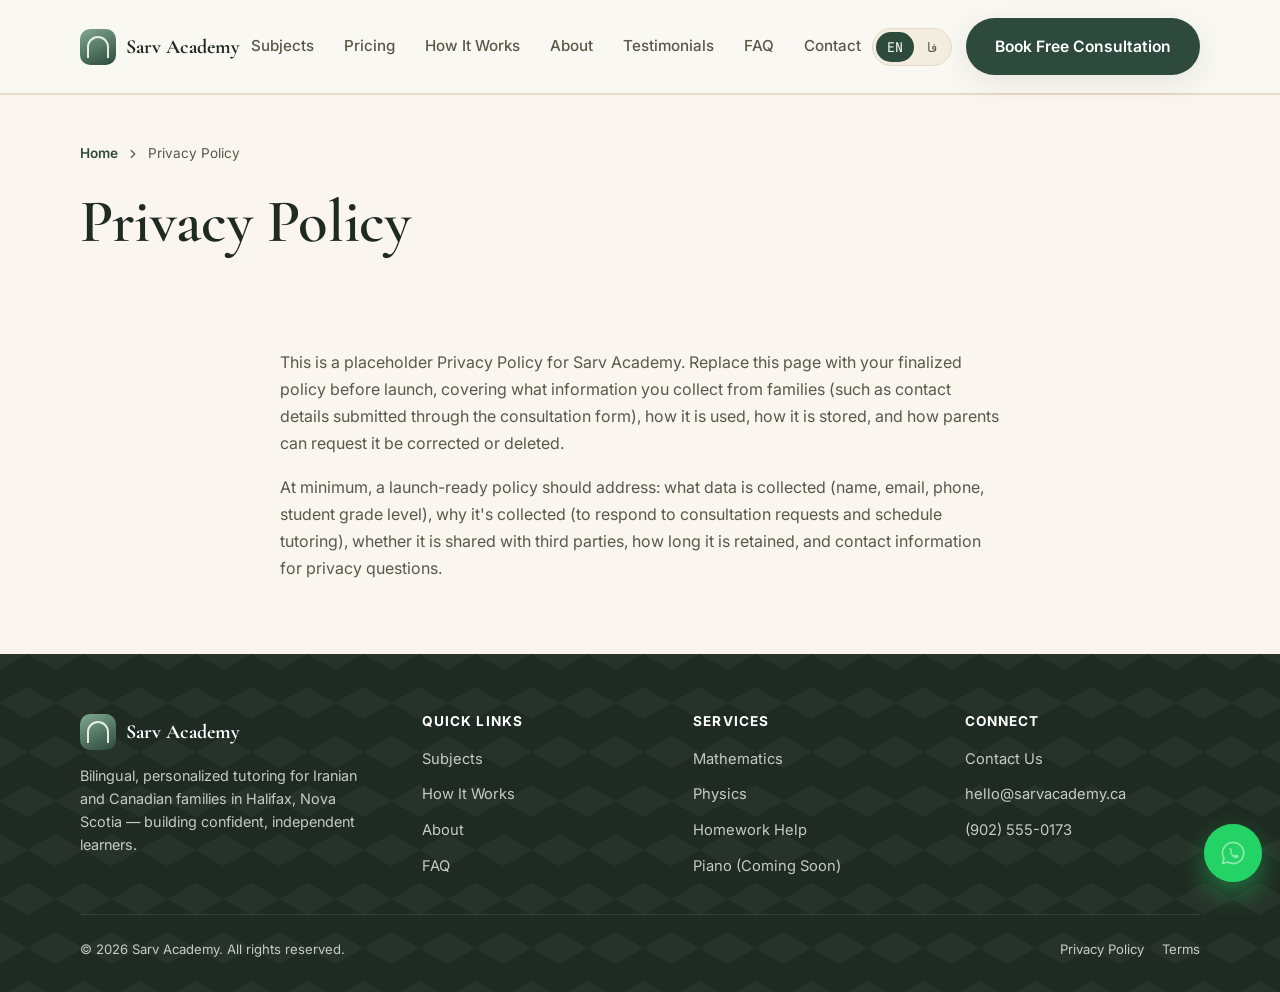
<file: privacy-policy.html>
<!DOCTYPE html>
<html lang="en" dir="ltr">
<head>
<meta charset="UTF-8">
<meta name="viewport" content="width=device-width, initial-scale=1.0">
<title>Privacy Policy | Sarv Academy</title>
<meta name="description" content="How Sarv Academy collects, uses, and protects family information.">
<link rel="preconnect" href="https://fonts.googleapis.com">
<link rel="preconnect" href="https://fonts.gstatic.com" crossorigin>
<link href="https://fonts.googleapis.com/css2?family=Cormorant+Garamond:wght@500;600;700&family=Inter:wght@400;500;600;700;800&family=JetBrains+Mono:wght@400;500&family=Vazirmatn:wght@400;500;600;700&display=swap" rel="stylesheet">
<link rel="stylesheet" href="styles.css">
</head>
<body>

<header>
  <nav class="nav container">
    <a href="index.html" class="logo"><span class="logo-mark"></span>Sarv Academy</a>
    <ul class="nav-links">
      <li><a href="index.html#subjects" data-i18n="navSubjects">Subjects</a></li>
      <li><a href="index.html#pricing" data-i18n="navPricing">Pricing</a></li>
      <li><a href="index.html#how-it-works" data-i18n="navHow">How It Works</a></li>
      <li><a href="index.html#founder" data-i18n="navAbout">About</a></li>
      <li><a href="index.html#testimonials" data-i18n="navTestimonials">Testimonials</a></li>
      <li><a href="index.html#faq" data-i18n="navFaq">FAQ</a></li>
      <li><a href="index.html#contact" data-i18n="navContact">Contact</a></li>
    </ul>
    <div class="nav-actions">
      <div class="lang-switch" role="group" aria-label="Language switch">
        <button data-lang="en" class="active" type="button">EN</button>
        <button data-lang="fa" type="button">فا</button>
      </div>
      <a href="index.html#contact" class="btn btn-primary nav-cta" data-i18n="navCta">Book Free Consultation</a>
      <button class="menu-btn" id="menuBtn" aria-label="Toggle menu" aria-expanded="false" aria-controls="mobilePanel"><span></span></button>
    </div>
  </nav>
  <div class="mobile-panel" id="mobilePanel">
    <ul>
      <li><a href="index.html#subjects" data-i18n="navSubjects">Subjects</a></li>
      <li><a href="index.html#pricing" data-i18n="navPricing">Pricing</a></li>
      <li><a href="index.html#how-it-works" data-i18n="navHow">How It Works</a></li>
      <li><a href="index.html#founder" data-i18n="navAbout">About</a></li>
      <li><a href="index.html#testimonials" data-i18n="navTestimonials">Testimonials</a></li>
      <li><a href="index.html#faq" data-i18n="navFaq">FAQ</a></li>
      <li><a href="index.html#contact" data-i18n="navContact">Contact</a></li>
    </ul>
    <div class="container" style="padding-bottom:20px;">
      <a href="index.html#contact" class="btn btn-primary btn-block" data-i18n="navCta">Book Free Consultation</a>
    </div>
  </div>
</header>

<main id="top">
  <section class="subpage-hero">
    <div class="container">
      <div class="breadcrumb reveal">
        <a href="index.html">Home</a>
        <svg viewBox="0 0 24 24" fill="none" width="14" height="14"><path d="M9 6l6 6-6 6" stroke="currentColor" stroke-width="2" stroke-linecap="round" stroke-linejoin="round"/></svg>
        <span data-i18n="legalHeading">Privacy Policy</span>
      </div>
      <h1 class="reveal" data-i18n="legalHeading">Privacy Policy</h1>
    </div>
  </section>
  <section>
    <div class="container" style="max-width:760px;">
      <div class="reveal" style="color:var(--ink-soft); display:flex; flex-direction:column; gap:16px; font-size:1rem; line-height:1.7;">
        <p>This is a placeholder Privacy Policy for Sarv Academy. Replace this page with your finalized policy before launch, covering what information you collect from families (such as contact details submitted through the consultation form), how it is used, how it is stored, and how parents can request it be corrected or deleted.</p>
    <p>At minimum, a launch-ready policy should address: what data is collected (name, email, phone, student grade level), why it's collected (to respond to consultation requests and schedule tutoring), whether it is shared with third parties, how long it is retained, and contact information for privacy questions.</p>
      </div>
    </div>
  </section>
</main>

<footer>
  <div class="container">
    <div class="footer-grid">
      <div class="footer-brand">
        <a href="index.html" class="logo"><span class="logo-mark"></span>Sarv Academy</a>
        <p data-i18n="footerTagline">Bilingual, personalized tutoring for Iranian and Canadian families in Halifax, Nova Scotia — building confident, independent learners.</p>
      </div>
      <div class="footer-col">
        <h4 data-i18n="footerQuickLinks">Quick Links</h4>
        <ul>
          <li><a href="index.html#subjects" data-i18n="navSubjects">Subjects</a></li>
          <li><a href="index.html#how-it-works" data-i18n="navHow">How It Works</a></li>
          <li><a href="index.html#founder" data-i18n="navAbout">About</a></li>
          <li><a href="index.html#faq" data-i18n="navFaq">FAQ</a></li>
        </ul>
      </div>
      <div class="footer-col">
        <h4 data-i18n="footerServices">Services</h4>
        <ul>
          <li><a href="math-tutoring.html" data-i18n="footerMath">Mathematics</a></li>
          <li><a href="physics-tutoring.html" data-i18n="footerPhysics">Physics</a></li>
          <li><a href="homework-help.html" data-i18n="footerHomework">Homework Help</a></li>
          <li><a href="piano-lessons.html" data-i18n="footerPiano">Piano (Coming Soon)</a></li>
        </ul>
      </div>
      <div class="footer-col">
        <h4 data-i18n="footerConnect">Connect</h4>
        <ul>
          <li><a href="index.html#contact" data-i18n="footerContact">Contact Us</a></li>
          <li><a href="mailto:hello@sarvacademy.ca">hello@sarvacademy.ca</a></li>
          <li><a href="tel:+19025550173">(902) 555-0173</a></li>
        </ul>
      </div>
    </div>
    <div class="footer-bottom">
      <span data-i18n="footerCopyright">© 2026 Sarv Academy. All rights reserved.</span>
      <div class="legal">
        <a href="privacy-policy.html" data-i18n="footerPrivacy">Privacy Policy</a>
        <a href="terms.html" data-i18n="footerTerms">Terms</a>
      </div>
    </div>
  </div>
</footer>

<a href="#" class="whatsapp-float js-whatsapp-link" data-i18n-aria="waAria" aria-label="Chat with us on WhatsApp" target="_blank" rel="noopener">
  <span class="wa-ping" aria-hidden="true"></span>
  <svg viewBox="0 0 24 24" fill="none"><path d="M12 3a9 9 0 00-7.7 13.6L3 21l4.5-1.3A9 9 0 1012 3z" stroke="currentColor" stroke-width="1.4" stroke-linejoin="round"/><path d="M8.5 8.6c.2-.6.7-.6 1-.6h.5c.2 0 .4 0 .6.4l.7 1.6c.1.2 0 .4-.1.6l-.5.6c-.1.2-.1.3 0 .5.4.7 1.5 1.8 2.2 2.2.2.1.3.1.5 0l.6-.5c.2-.1.4-.2.6-.1l1.6.7c.4.2.4.4.4.6v.5c0 .3 0 .8-.6 1-.7.3-2.5.7-4.6-1.4-2.1-2.1-2.4-3.9-1.4-4.6.2-.1.4-.3.5-.5z" fill="currentColor"/></svg>
</a>

<script src="main.js"></script>
<script>
window.PAGE_I18N = {
  "en": {
    "legalHeading": "Privacy Policy"
  },
  "fa": {
    "legalHeading": "حریم خصوصی"
  }
};
window.initSarvSite();
</script>
</body>
</html>
</file>
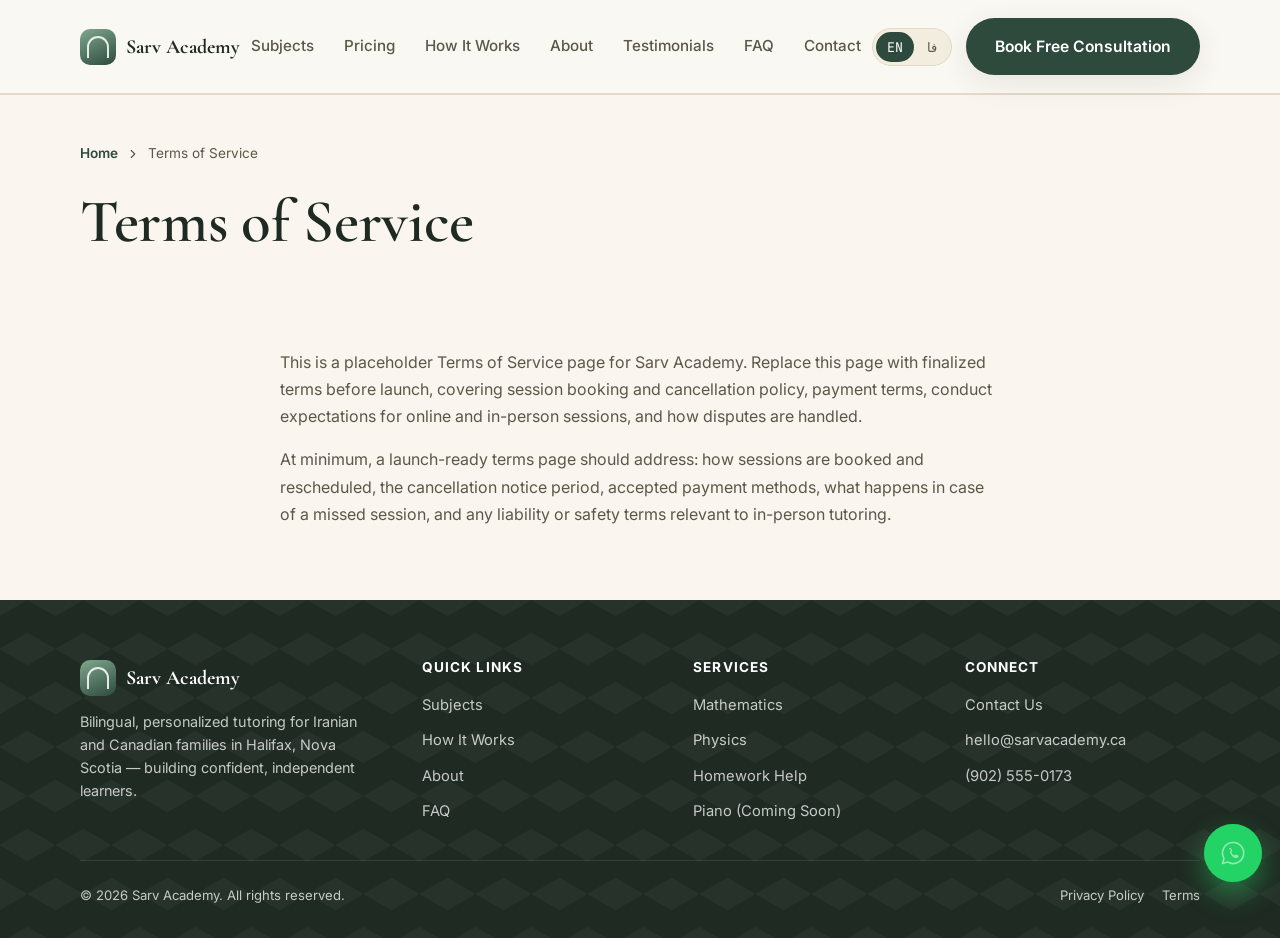
<file: terms.html>
<!DOCTYPE html>
<html lang="en" dir="ltr">
<head>
<meta charset="UTF-8">
<meta name="viewport" content="width=device-width, initial-scale=1.0">
<title>Terms of Service | Sarv Academy</title>
<meta name="description" content="Terms of service for booking and attending tutoring sessions with Sarv Academy.">
<link rel="preconnect" href="https://fonts.googleapis.com">
<link rel="preconnect" href="https://fonts.gstatic.com" crossorigin>
<link href="https://fonts.googleapis.com/css2?family=Cormorant+Garamond:wght@500;600;700&family=Inter:wght@400;500;600;700;800&family=JetBrains+Mono:wght@400;500&family=Vazirmatn:wght@400;500;600;700&display=swap" rel="stylesheet">
<link rel="stylesheet" href="styles.css">
</head>
<body>

<header>
  <nav class="nav container">
    <a href="index.html" class="logo"><span class="logo-mark"></span>Sarv Academy</a>
    <ul class="nav-links">
      <li><a href="index.html#subjects" data-i18n="navSubjects">Subjects</a></li>
      <li><a href="index.html#pricing" data-i18n="navPricing">Pricing</a></li>
      <li><a href="index.html#how-it-works" data-i18n="navHow">How It Works</a></li>
      <li><a href="index.html#founder" data-i18n="navAbout">About</a></li>
      <li><a href="index.html#testimonials" data-i18n="navTestimonials">Testimonials</a></li>
      <li><a href="index.html#faq" data-i18n="navFaq">FAQ</a></li>
      <li><a href="index.html#contact" data-i18n="navContact">Contact</a></li>
    </ul>
    <div class="nav-actions">
      <div class="lang-switch" role="group" aria-label="Language switch">
        <button data-lang="en" class="active" type="button">EN</button>
        <button data-lang="fa" type="button">فا</button>
      </div>
      <a href="index.html#contact" class="btn btn-primary nav-cta" data-i18n="navCta">Book Free Consultation</a>
      <button class="menu-btn" id="menuBtn" aria-label="Toggle menu" aria-expanded="false" aria-controls="mobilePanel"><span></span></button>
    </div>
  </nav>
  <div class="mobile-panel" id="mobilePanel">
    <ul>
      <li><a href="index.html#subjects" data-i18n="navSubjects">Subjects</a></li>
      <li><a href="index.html#pricing" data-i18n="navPricing">Pricing</a></li>
      <li><a href="index.html#how-it-works" data-i18n="navHow">How It Works</a></li>
      <li><a href="index.html#founder" data-i18n="navAbout">About</a></li>
      <li><a href="index.html#testimonials" data-i18n="navTestimonials">Testimonials</a></li>
      <li><a href="index.html#faq" data-i18n="navFaq">FAQ</a></li>
      <li><a href="index.html#contact" data-i18n="navContact">Contact</a></li>
    </ul>
    <div class="container" style="padding-bottom:20px;">
      <a href="index.html#contact" class="btn btn-primary btn-block" data-i18n="navCta">Book Free Consultation</a>
    </div>
  </div>
</header>

<main id="top">
  <section class="subpage-hero">
    <div class="container">
      <div class="breadcrumb reveal">
        <a href="index.html">Home</a>
        <svg viewBox="0 0 24 24" fill="none" width="14" height="14"><path d="M9 6l6 6-6 6" stroke="currentColor" stroke-width="2" stroke-linecap="round" stroke-linejoin="round"/></svg>
        <span data-i18n="legalHeading">Terms of Service</span>
      </div>
      <h1 class="reveal" data-i18n="legalHeading">Terms of Service</h1>
    </div>
  </section>
  <section>
    <div class="container" style="max-width:760px;">
      <div class="reveal" style="color:var(--ink-soft); display:flex; flex-direction:column; gap:16px; font-size:1rem; line-height:1.7;">
        <p>This is a placeholder Terms of Service page for Sarv Academy. Replace this page with finalized terms before launch, covering session booking and cancellation policy, payment terms, conduct expectations for online and in-person sessions, and how disputes are handled.</p>
    <p>At minimum, a launch-ready terms page should address: how sessions are booked and rescheduled, the cancellation notice period, accepted payment methods, what happens in case of a missed session, and any liability or safety terms relevant to in-person tutoring.</p>
      </div>
    </div>
  </section>
</main>

<footer>
  <div class="container">
    <div class="footer-grid">
      <div class="footer-brand">
        <a href="index.html" class="logo"><span class="logo-mark"></span>Sarv Academy</a>
        <p data-i18n="footerTagline">Bilingual, personalized tutoring for Iranian and Canadian families in Halifax, Nova Scotia — building confident, independent learners.</p>
      </div>
      <div class="footer-col">
        <h4 data-i18n="footerQuickLinks">Quick Links</h4>
        <ul>
          <li><a href="index.html#subjects" data-i18n="navSubjects">Subjects</a></li>
          <li><a href="index.html#how-it-works" data-i18n="navHow">How It Works</a></li>
          <li><a href="index.html#founder" data-i18n="navAbout">About</a></li>
          <li><a href="index.html#faq" data-i18n="navFaq">FAQ</a></li>
        </ul>
      </div>
      <div class="footer-col">
        <h4 data-i18n="footerServices">Services</h4>
        <ul>
          <li><a href="math-tutoring.html" data-i18n="footerMath">Mathematics</a></li>
          <li><a href="physics-tutoring.html" data-i18n="footerPhysics">Physics</a></li>
          <li><a href="homework-help.html" data-i18n="footerHomework">Homework Help</a></li>
          <li><a href="piano-lessons.html" data-i18n="footerPiano">Piano (Coming Soon)</a></li>
        </ul>
      </div>
      <div class="footer-col">
        <h4 data-i18n="footerConnect">Connect</h4>
        <ul>
          <li><a href="index.html#contact" data-i18n="footerContact">Contact Us</a></li>
          <li><a href="mailto:hello@sarvacademy.ca">hello@sarvacademy.ca</a></li>
          <li><a href="tel:+19025550173">(902) 555-0173</a></li>
        </ul>
      </div>
    </div>
    <div class="footer-bottom">
      <span data-i18n="footerCopyright">© 2026 Sarv Academy. All rights reserved.</span>
      <div class="legal">
        <a href="privacy-policy.html" data-i18n="footerPrivacy">Privacy Policy</a>
        <a href="terms.html" data-i18n="footerTerms">Terms</a>
      </div>
    </div>
  </div>
</footer>

<a href="#" class="whatsapp-float js-whatsapp-link" data-i18n-aria="waAria" aria-label="Chat with us on WhatsApp" target="_blank" rel="noopener">
  <span class="wa-ping" aria-hidden="true"></span>
  <svg viewBox="0 0 24 24" fill="none"><path d="M12 3a9 9 0 00-7.7 13.6L3 21l4.5-1.3A9 9 0 1012 3z" stroke="currentColor" stroke-width="1.4" stroke-linejoin="round"/><path d="M8.5 8.6c.2-.6.7-.6 1-.6h.5c.2 0 .4 0 .6.4l.7 1.6c.1.2 0 .4-.1.6l-.5.6c-.1.2-.1.3 0 .5.4.7 1.5 1.8 2.2 2.2.2.1.3.1.5 0l.6-.5c.2-.1.4-.2.6-.1l1.6.7c.4.2.4.4.4.6v.5c0 .3 0 .8-.6 1-.7.3-2.5.7-4.6-1.4-2.1-2.1-2.4-3.9-1.4-4.6.2-.1.4-.3.5-.5z" fill="currentColor"/></svg>
</a>

<script src="main.js"></script>
<script>
window.PAGE_I18N = {
  "en": {
    "legalHeading": "Terms of Service"
  },
  "fa": {
    "legalHeading": "قوانین و مقررات"
  }
};
window.initSarvSite();
</script>
</body>
</html>
</file>
<file: styles.css>
/* ============================================
   SARV ACADEMY - COMPLETE STYLES WITH PERSIAN NASTALIG FONT
   ============================================ */

  :root{
    --navy:#2E4A3D;
    --navy-deep:#1F2A22;
    --sage:#7FA88E;
    --sage-deep:#4F7A63;
    --sand:#B38C4A;
    --sand-light:#D9BD84;
    --paper:#FAF6EF;
    --mist:#F3EDE0;
    --ink:#22201B;
    --ink-soft:#5C5748;
    --line:#E4DAC5;
    --white:#FFFFFF;

    --serif: 'Cormorant Garamond', serif;
    --sans: 'Inter', sans-serif;
    --mono: 'JetBrains Mono', monospace;
    --farsi: 'Vazirmatn', 'B Nazanin', sans-serif;
    --farsi-display: 'Vazirmatn', 'B Nazanin', sans-serif;

    --container: 1160px;
    --radius-lg: 28px;
    --radius-md: 18px;
    --radius-sm: 12px;
    --shadow-soft: 0 8px 30px rgba(34,32,27,0.09);
    --shadow-lift: 0 20px 50px rgba(34,32,27,0.16);
  }

  *{margin:0;padding:0;box-sizing:border-box;}
  html{scroll-behavior:smooth;}
  @media (prefers-reduced-motion: reduce){
    html{scroll-behavior:auto;}
    *{animation-duration:0.001ms !important; animation-iteration-count:1 !important; transition-duration:0.001ms !important;}
  }

  body{
    font-family:var(--sans);
    color:var(--ink);
    background:var(--paper);
    line-height:1.6;
    -webkit-font-smoothing:antialiased;
    overflow-x:hidden;
  }

  html[dir="rtl"] body{
    font-family:var(--farsi);
    text-align:right;
  }

  img{max-width:100%;display:block;}
  a{color:inherit;text-decoration:none;}
  ul{list-style:none;}
  button{font-family:inherit;}

  .container{
    width:100%;
    max-width:var(--container);
    margin:0 auto;
    padding:0 20px;
  }

  section{padding:72px 0;}

  .eyebrow{
    display:inline-flex;
    align-items:center;
    gap:8px;
    font-family:var(--mono);
    font-size:0.72rem;
    letter-spacing:0.14em;
    text-transform:uppercase;
    color:var(--sage-deep);
    background:rgba(127,168,142,0.12);
    border:1px solid rgba(127,168,142,0.3);
    padding:6px 14px;
    border-radius:999px;
    margin-bottom:18px;
  }
  .eyebrow::before{
    content:"";
    width:6px;height:6px;border-radius:50%;
    background:var(--sage-deep);
    display:inline-block;
  }

  h1,h2,h3,h4{
    font-family:var(--serif);
    font-weight:600;
    color:var(--navy-deep);
    line-height:1.15;
    letter-spacing:-0.01em;
  }

  html[dir="rtl"] h1,
  html[dir="rtl"] h2,
  html[dir="rtl"] h3,
  html[dir="rtl"] h4{
    font-family:var(--farsi-display);
    letter-spacing:0;
    line-height:1.35;
  }

  h1{font-size:clamp(2.4rem, 6.6vw, 3.8rem); font-weight:600; letter-spacing:-0.005em;}
  h2{font-size:clamp(1.9rem, 4.8vw, 2.75rem);}
  h3{font-size:1.3rem;}

  .section-head{max-width:640px; margin-bottom:44px;}
  .section-head p{color:var(--ink-soft); font-size:1.05rem; margin-top:14px;}
  .section-head.center{margin-left:auto; margin-right:auto; text-align:center;}
  .section-head h2{position:relative; padding-top:22px;}
  .section-head h2::before{
    content:""; position:absolute; top:0; left:0;
    width:44px; height:3px; border-radius:2px; background:var(--sand);
  }
  .section-head.center h2::before{left:50%; transform:translateX(-50%);}
  .why-us .section-head h2::before{background:var(--sand-light);}

  html[dir="rtl"] .section-head h2::before{
    left:auto;
    right:0;
  }
  html[dir="rtl"] .section-head.center h2::before{
    left:50%;
    right:auto;
  }

  .btn{
    display:inline-flex;
    align-items:center;
    justify-content:center;
    gap:8px;
    padding:15px 28px;
    border-radius:999px;
    font-weight:600;
    font-size:0.98rem;
    cursor:pointer;
    border:1.5px solid transparent;
    transition:transform 0.25s ease, box-shadow 0.25s ease, background 0.25s ease, color 0.25s ease;
    white-space:nowrap;
  }
  .btn-primary{
    background:var(--navy);
    color:var(--white);
    box-shadow:var(--shadow-soft);
  }
  .btn-primary:hover{transform:translateY(-2px); box-shadow:var(--shadow-lift); background:var(--navy-deep);}
  .btn-ghost{
    background:transparent;
    border-color:var(--line);
    color:var(--navy-deep);
  }
  .btn-ghost:hover{border-color:var(--navy); background:var(--white);}
  .btn-sand{
    background:var(--sand);
    color:var(--white);
    box-shadow:0 10px 24px rgba(200,151,90,0.35);
  }
  .btn-sand:hover{transform:translateY(-2px); background:#B9834A;}
  .btn-block{width:100%;}

  /* ---------- NAV ---------- */
  header{
    position:sticky; top:0; z-index:100;
    background:rgba(250,248,243,0.86);
    backdrop-filter:blur(10px);
    border-bottom:1px solid var(--line);
  }
  .nav{
    display:flex; align-items:center; justify-content:space-between;
    padding:16px 20px;
  }
  .logo{
    display:flex; align-items:center; gap:10px;
    font-family:var(--serif); font-weight:700; font-size:1.25rem;
    color:var(--navy-deep);
  }
  html[dir="rtl"] .logo{
    flex-direction:row-reverse;
  }
  .logo-mark{
    width:36px;height:36px;border-radius:10px;
    background:linear-gradient(155deg, var(--sage) 0%, var(--navy) 100%);
    position:relative; flex-shrink:0;
  }
  .logo-mark::after{
    content:"";
    position:absolute; inset:7px;
    border:2px solid rgba(255,255,255,0.85);
    border-bottom:none; border-radius:16px 16px 0 0;
  }
  .nav-links{
    display:none;
    gap:30px;
    font-size:0.95rem;
    font-weight:500;
    color:var(--ink-soft);
  }
  .nav-links a{transition:color 0.2s ease; position:relative;}
  .nav-links a:hover{color:var(--navy-deep);}
  .nav-cta{display:none;}
  .nav-actions{display:flex; align-items:center; gap:14px;}

  .menu-btn{
    width:42px;height:42px;
    border-radius:10px;
    border:1px solid var(--line);
    background:var(--white);
    display:flex; align-items:center; justify-content:center;
    cursor:pointer;
  }
  .menu-btn span, .menu-btn span::before, .menu-btn span::after{
    content:"";
    display:block;
    width:18px;height:2px;
    background:var(--navy-deep);
    position:relative;
    transition:all 0.25s ease;
  }
  .menu-btn span::before{position:absolute; top:-6px;}
  .menu-btn span::after{position:absolute; top:6px;}
  .menu-btn[aria-expanded="true"] span{background:transparent;}
  .menu-btn[aria-expanded="true"] span::before{transform:rotate(45deg); top:0;}
  .menu-btn[aria-expanded="true"] span::after{transform:rotate(-45deg); top:0;}

  .mobile-panel{
    max-height:0; overflow:hidden;
    background:var(--white);
    border-bottom:1px solid var(--line);
    transition:max-height 0.35s ease;
  }
  .mobile-panel.open{max-height:520px;}
  .mobile-panel ul{padding:8px 20px 20px;}
  .mobile-panel li{border-bottom:1px solid var(--mist);}
  .mobile-panel a{display:block; padding:14px 4px; font-weight:600; color:var(--navy-deep);}
  .mobile-panel .btn{margin-top:12px;}

  @media (min-width:960px){
    .nav{padding:18px 20px;}
    .nav-links{display:flex;}
    .nav-cta{display:inline-flex;}
    .menu-btn{display:none;}
  }

  /* ---------- TILE PATTERN (signature texture) ---------- */
  .tile-pattern{
    background-image:
      linear-gradient(30deg, rgba(179,140,74,0.09) 12%, transparent 12.5%, transparent 87%, rgba(179,140,74,0.09) 87.5%, rgba(179,140,74,0.09)),
      linear-gradient(150deg, rgba(179,140,74,0.09) 12%, transparent 12.5%, transparent 87%, rgba(179,140,74,0.09) 87.5%, rgba(179,140,74,0.09)),
      linear-gradient(30deg, rgba(179,140,74,0.09) 12%, transparent 12.5%, transparent 87%, rgba(179,140,74,0.09) 87.5%, rgba(179,140,74,0.09)),
      linear-gradient(150deg, rgba(179,140,74,0.09) 12%, transparent 12.5%, transparent 87%, rgba(179,140,74,0.09) 87.5%, rgba(179,140,74,0.09));
    background-size:56px 98px;
    background-position:0 0, 0 0, 28px 49px, 28px 49px;
  }
  .tile-pattern.on-dark{
    background-image:
      linear-gradient(30deg, rgba(255,255,255,0.045) 12%, transparent 12.5%, transparent 87%, rgba(255,255,255,0.045) 87.5%, rgba(255,255,255,0.045)),
      linear-gradient(150deg, rgba(255,255,255,0.045) 12%, transparent 12.5%, transparent 87%, rgba(255,255,255,0.045) 87.5%, rgba(255,255,255,0.045)),
      linear-gradient(30deg, rgba(255,255,255,0.045) 12%, transparent 12.5%, transparent 87%, rgba(255,255,255,0.045) 87.5%, rgba(255,255,255,0.045)),
      linear-gradient(150deg, rgba(255,255,255,0.045) 12%, transparent 12.5%, transparent 87%, rgba(255,255,255,0.045) 87.5%, rgba(255,255,255,0.045));
    background-size:56px 98px;
    background-position:0 0, 0 0, 28px 49px, 28px 49px;
  }

  .gold-rule{width:56px; height:3px; background:var(--sand); border-radius:2px; margin-bottom:20px;}
  .section-head .gold-rule{margin-left:auto; margin-right:auto;}
  .section-head:not(.center) .gold-rule{margin-left:0;}

  /* ---------- HERO ---------- */
  .hero{
    position:relative;
    padding-top:56px;
    overflow:hidden;
  }
  .strata{
    position:absolute; inset:0; z-index:0;
    background-image:
      linear-gradient(30deg, rgba(179,140,74,0.10) 12%, transparent 12.5%, transparent 87%, rgba(179,140,74,0.10) 87.5%, rgba(179,140,74,0.10)),
      linear-gradient(150deg, rgba(179,140,74,0.10) 12%, transparent 12.5%, transparent 87%, rgba(179,140,74,0.10) 87.5%, rgba(179,140,74,0.10)),
      linear-gradient(30deg, rgba(179,140,74,0.10) 12%, transparent 12.5%, transparent 87%, rgba(179,140,74,0.10) 87.5%, rgba(179,140,74,0.10)),
      linear-gradient(150deg, rgba(179,140,74,0.10) 12%, transparent 12.5%, transparent 87%, rgba(179,140,74,0.10) 87.5%, rgba(179,140,74,0.10));
    background-size:56px 98px;
    background-position:0 0, 0 0, 28px 49px, 28px 49px;
    -webkit-mask-image:linear-gradient(180deg, black 0%, black 55%, transparent 92%);
    mask-image:linear-gradient(180deg, black 0%, black 55%, transparent 92%);
  }
  .strata div{display:none;}

  .hero-inner{
    position:relative; z-index:1;
    display:grid;
    gap:44px;
    padding-bottom:40px;
  }
  .hero-copy h1{position:relative; padding-top:24px;}
  .hero-copy h1::before{
    content:""; position:absolute; top:0; left:0;
    width:56px; height:3px; border-radius:2px; background:var(--sand);
  }
  html[dir="rtl"] .hero-copy h1::before{
    left:auto;
    right:0;
  }
  .hero-copy p.lead{
    font-size:1.1rem; color:var(--ink-soft); max-width:520px; margin:20px 0 30px;
  }
  .hero-actions{display:flex; flex-wrap:wrap; gap:14px; margin-bottom:28px;}
  html[dir="rtl"] .hero-actions{
    flex-direction:row-reverse;
  }
  .hero-trust{
    display:flex; flex-wrap:wrap; gap:22px;
    font-size:0.85rem; color:var(--ink-soft); font-weight:500;
  }
  .hero-trust span{display:flex; align-items:center; gap:8px;}
  html[dir="rtl"] .hero-trust span{
    flex-direction:row-reverse;
  }
  .dot{width:6px;height:6px;border-radius:50%;background:var(--sand);}

  .arch-frame{
    position:relative;
    padding:16px;
    max-width:400px;
    margin:0 auto;
  }
  .arch-frame::before{
    content:"";
    position:absolute; inset:0;
    border:1.5px solid rgba(179,140,74,0.55);
    border-radius:50%;
    transform:scale(1.08);
  }
  .arch-inner{
    border-radius:50%;
    overflow:hidden;
    aspect-ratio: 1/1;
    position:relative;
    background:
      radial-gradient(circle at 30% 25%, rgba(179,140,74,0.35), transparent 55%),
      linear-gradient(150deg, var(--sage) 0%, var(--navy) 100%);
    box-shadow:var(--shadow-lift);
  }
  .arch-inner::after{
    content:"";
    position:absolute; inset:0;
  }
  .arch-badge{
    position:absolute; left:50%; bottom:-14px; transform:translateX(-50%);
    background:var(--white);
    color:var(--navy-deep);
    padding:14px 22px;
    border-radius:14px;
    font-family:var(--mono);
    font-size:0.76rem;
    text-align:center;
    box-shadow:0 14px 28px rgba(34,32,27,0.16);
    width:calc(100% - 34px);
    border-top:2px solid var(--sand);
  }
  html[dir="rtl"] .arch-badge{
    font-family:var(--farsi);
    font-size:0.82rem;
  }
  .arch-badge strong{display:block; font-family:var(--serif); font-size:1.2rem; color:var(--navy); font-weight:600; margin-top:2px;}
  html[dir="rtl"] .arch-badge strong{
    font-family:var(--farsi-display);
  }

  @media (min-width:900px){
    .hero-inner{grid-template-columns:1.1fr 0.9fr; align-items:center; padding-top:20px; padding-bottom:90px;}
  }

  /* ---------- WHY CHOOSE US ---------- */
  .grid-3{display:grid; gap:20px; grid-template-columns:1fr;}
  @media (min-width:700px){.grid-3{grid-template-columns:repeat(2,1fr);}}
  @media (min-width:1000px){.grid-3{grid-template-columns:repeat(3,1fr);}}

  .feature-card{
    background:var(--white);
    border:1px solid var(--line);
    border-radius:var(--radius-md);
    padding:28px;
    transition:transform 0.3s ease, box-shadow 0.3s ease, border-color 0.3s ease;
  }
  .feature-card:hover{transform:translateY(-4px); box-shadow:var(--shadow-soft); border-color:transparent;}
  .icon-badge{
    width:46px;height:46px;
    border-radius:13px;
    display:flex; align-items:center; justify-content:center;
    background:rgba(127,168,142,0.14);
    color:var(--sage-deep);
    margin-bottom:16px;
  }
  .feature-card h3{margin-bottom:8px; font-size:1.1rem;}
  .feature-card p{color:var(--ink-soft); font-size:0.96rem;}

  .why-us{background:var(--navy-deep); color:var(--white);}
  .why-us .eyebrow{background:rgba(255,255,255,0.1); border-color:rgba(255,255,255,0.2); color:var(--sand-light);}
  .why-us .eyebrow::before{background:var(--sand-light);}
  .why-us h2{color:var(--white);}
  .why-us .section-head p{color:rgba(255,255,255,0.72);}
  .why-us .feature-card{
    background:rgba(255,255,255,0.05);
    border-color:rgba(255,255,255,0.12);
  }
  .why-us .feature-card:hover{background:rgba(255,255,255,0.09); border-color:rgba(255,255,255,0.2);}
  .why-us .feature-card h3{color:var(--white);}
  .why-us .feature-card p{color:rgba(255,255,255,0.68);}
  .why-us .icon-badge{background:rgba(200,151,90,0.18); color:var(--sand-light);}

  /* ---------- SUBJECTS ---------- */
  .subject-card{
    background:var(--white);
    border-radius:var(--radius-md);
    overflow:hidden;
    border:1px solid var(--line);
    display:flex; flex-direction:column;
    transition:transform 0.3s ease, box-shadow 0.3s ease;
  }
  .subject-card:hover{transform:translateY(-5px); box-shadow:var(--shadow-lift);}
  .subject-media{
    height:150px;
    position:relative;
    display:flex; align-items:center; justify-content:center;
  }
  .subject-media svg{width:52px; height:52px; color:var(--white); position:relative; z-index:1;}
  .subject-media.math{background:linear-gradient(135deg, var(--navy) 0%, var(--sage-deep) 120%);}
  .subject-media.physics{background:linear-gradient(135deg, var(--sage-deep) 0%, var(--navy) 120%);}
  .subject-media.homework{background:linear-gradient(135deg, var(--sand) 0%, var(--navy) 140%);}
  .subject-media.piano{background:linear-gradient(135deg, #2b2f3a 0%, var(--navy-deep) 140%);}
  .subject-body{padding:24px; display:flex; flex-direction:column; gap:12px; flex:1;}
  .subject-body p{color:var(--ink-soft); font-size:0.95rem; flex:1;}
  .tag{
    display:inline-flex; align-self:flex-start;
    font-family:var(--mono); font-size:0.7rem; letter-spacing:0.06em;
    text-transform:uppercase; padding:4px 10px; border-radius:999px;
    background:var(--mist); color:var(--ink-soft);
  }
  html[dir="rtl"] .tag{
    font-family:var(--farsi);
    text-transform:none;
    font-size:0.75rem;
  }
  .tag.soon{background:rgba(200,151,90,0.15); color:#9C6B33;}
  .subject-link{
    font-weight:600; font-size:0.92rem; color:var(--navy);
    display:inline-flex; align-items:center; gap:6px;
  }
  .subject-link svg{width:16px; height:16px; transition:transform 0.2s ease;}
  .subject-card:hover .subject-link svg{transform:translateX(3px);}
  html[dir="rtl"] .subject-card:hover .subject-link svg{transform:scaleX(-1) translateX(3px);}

  /* ---------- HOW IT WORKS ---------- */
  .steps{
    display:grid; gap:24px;
    grid-template-columns:1fr;
    counter-reset:step;
  }
  @media (min-width:900px){.steps{grid-template-columns:repeat(4,1fr);}}
  .step{
    position:relative;
    padding:28px 22px 22px;
    background:var(--white);
    border-radius:var(--radius-md);
    border:1px solid var(--line);
  }
  .step-num{
    font-family:var(--mono); font-size:0.85rem; font-weight:500;
    color:var(--sand); display:block; margin-bottom:14px;
  }
  html[dir="rtl"] .step-num{
    font-family:var(--farsi);
  }
  .step h3{font-size:1.05rem; margin-bottom:8px;}
  .step p{color:var(--ink-soft); font-size:0.92rem;}
  .step-connector{
    display:none;
  }
  @media (min-width:900px){
    .step:not(:last-child)::after{
      content:"";
      position:absolute; top:38px; right:-24px;
      width:24px; height:1px;
      background:var(--line);
    }
    html[dir="rtl"] .step:not(:last-child)::after{
      right:auto;
      left:-24px;
    }
  }

  /* ---------- FOUNDER ---------- */
  .founder{
    display:grid; gap:44px;
    align-items:center;
  }
  @media (min-width:900px){.founder{grid-template-columns:0.85fr 1.15fr;}}
  html[dir="rtl"] .founder{
    direction:rtl;
  }
  @media (min-width:900px){
    html[dir="rtl"] .founder{
      grid-template-columns:1.15fr 0.85fr;
    }
  }
  .founder-photo{
    position:relative;
    border-radius:50%;
    background:
      radial-gradient(circle at 30% 25%, rgba(179,140,74,0.3), transparent 55%),
      linear-gradient(160deg, var(--sage) 0%, var(--navy) 100%);
    aspect-ratio:1/1;
    max-width:300px;
    margin:0 auto;
    display:flex; align-items:center; justify-content:center;
    box-shadow:var(--shadow-soft);
  }
  .founder-photo::before{
    content:"";
    position:absolute; inset:0;
    border:1.5px solid rgba(179,140,74,0.55);
    border-radius:50%;
    transform:scale(1.08);
  }
  .founder-photo span{
    font-family:var(--serif); font-size:4.2rem; color:rgba(255,255,255,0.9); font-weight:600;
  }
  .founder-photo small{
    position:absolute; bottom:-34px; left:50%; transform:translateX(-50%);
    font-family:var(--mono); font-size:0.7rem; color:var(--ink-soft);
    letter-spacing:0.06em; text-transform:uppercase; white-space:nowrap;
  }
  html[dir="rtl"] .founder-photo small{
    font-family:var(--farsi);
    text-transform:none;
    font-size:0.75rem;
  }
  .founder-content .credentials{
    display:flex; flex-wrap:wrap; gap:10px; margin:18px 0 22px;
  }
  .credential{
    display:flex; align-items:center; gap:8px;
    background:var(--white); border:1px solid var(--line);
    padding:9px 14px; border-radius:999px; font-size:0.85rem; font-weight:500;
  }
  html[dir="rtl"] .credential{
    flex-direction:row-reverse;
    font-family:var(--farsi);
  }
  .credential svg{width:16px; height:16px; color:var(--sage-deep); flex-shrink:0;}
  .founder-content p{color:var(--ink-soft); margin-bottom:14px;}
  html[dir="rtl"] .founder-content p{
    font-family:var(--farsi);
    line-height:1.8;
  }
  .timeline{margin-top:26px; border-left:2px solid var(--line); padding-left:22px; display:flex; flex-direction:column; gap:18px;}
  html[dir="rtl"] .timeline{
    border-left:none;
    border-right:2px solid var(--line);
    padding-left:0;
    padding-right:22px;
  }
  .timeline-item{position:relative;}
  .timeline-item::before{
    content:""; position:absolute; left:-28px; top:4px;
    width:10px;height:10px;border-radius:50%; background:var(--sand);
    box-shadow:0 0 0 4px var(--paper);
  }
  html[dir="rtl"] .timeline-item::before{
    left:auto;
    right:-28px;
  }
  .timeline-item strong{display:block; font-family:var(--serif); color:var(--navy-deep); font-size:1.02rem;}
  html[dir="rtl"] .timeline-item strong{
    font-family:var(--farsi-display);
  }
  .timeline-item span{color:var(--ink-soft); font-size:0.9rem;}
  html[dir="rtl"] .timeline-item span{
    font-family:var(--farsi);
  }

  /* ---------- TRUST ---------- */
  .trust-band{background:var(--mist);}

  /* ---------- TESTIMONIALS ---------- */
  .testimonial-row{
    display:grid; gap:20px; grid-template-columns:1fr;
  }
  @media (min-width:900px){.testimonial-row{grid-template-columns:repeat(3,1fr);}}
  .testimonial-card{
    background:var(--white); border:1px solid var(--line);
    border-radius:var(--radius-md); padding:26px;
    display:flex; flex-direction:column; gap:16px;
  }
  html[dir="rtl"] .testimonial-card{
    direction:rtl;
    text-align:right;
  }
  .stars{color:var(--sand); letter-spacing:2px; font-size:0.95rem;}
  .testimonial-card p{color:var(--ink); font-size:0.98rem; flex:1;}
  html[dir="rtl"] .testimonial-card p{
    font-family:var(--farsi);
    line-height:1.8;
  }
  .testimonial-who{display:flex; align-items:center; gap:12px;}
  html[dir="rtl"] .testimonial-who{
    flex-direction:row-reverse;
    text-align:right;
  }
  .avatar-initials{
    width:42px; height:42px; border-radius:50%;
    background:linear-gradient(135deg, var(--sage) 0%, var(--navy) 100%);
    color:var(--white); display:flex; align-items:center; justify-content:center;
    font-weight:700; font-size:0.85rem; flex-shrink:0;
  }
  .testimonial-who strong{display:block; font-size:0.92rem;}
  html[dir="rtl"] .testimonial-who strong{
    font-family:var(--farsi);
  }
  .testimonial-who span{color:var(--ink-soft); font-size:0.82rem;}

  /* ---------- FAQ ---------- */
  .faq-list{max-width:760px; margin:0 auto; display:flex; flex-direction:column; gap:12px;}
  .faq-item{
    background:var(--white); border:1px solid var(--line); border-radius:var(--radius-sm);
    overflow:hidden;
  }
  .faq-trigger{
    width:100%; text-align:left; padding:18px 20px;
    display:flex; align-items:center; justify-content:space-between; gap:14px;
    font-weight:600; color:var(--navy-deep); font-size:0.98rem;
    background:none; border:none; cursor:pointer;
  }
  html[dir="rtl"] .faq-trigger{
    text-align:right;
    flex-direction:row-reverse;
    font-family:var(--farsi);
  }
  .faq-trigger svg{width:18px; height:18px; flex-shrink:0; transition:transform 0.25s ease; color:var(--ink-soft);}
  .faq-item[aria-expanded="true"] .faq-trigger svg{transform:rotate(45deg);}
  html[dir="rtl"] .faq-item[aria-expanded="true"] .faq-trigger svg{transform:scaleX(-1) rotate(45deg);}
  .faq-answer{
    max-height:0; overflow:hidden; transition:max-height 0.3s ease;
    padding:0 20px;
  }
  .faq-item[aria-expanded="true"] .faq-answer{max-height:220px; padding:0 20px 18px;}
  .faq-answer p{color:var(--ink-soft); font-size:0.93rem;}
  html[dir="rtl"] .faq-answer p{
    font-family:var(--farsi);
    text-align:right;
    line-height:1.8;
  }

  /* ---------- CONTACT ---------- */
  .contact-wrap{
    display:grid; gap:36px;
    background:var(--navy-deep);
    border-radius:32px;
    padding:36px 22px;
    color:var(--white);
  }
  @media (min-width:900px){.contact-wrap{grid-template-columns:1fr 1fr; padding:52px;}}
  html[dir="rtl"] .contact-wrap{
    direction:rtl;
  }
  .contact-info h2{color:var(--white);}
  .contact-info > p{color:rgba(255,255,255,0.7); margin:14px 0 26px;}
  html[dir="rtl"] .contact-info > p{
    font-family:var(--farsi);
    text-align:right;
  }
  .contact-detail{display:flex; align-items:flex-start; gap:14px; margin-bottom:18px;}
  html[dir="rtl"] .contact-detail{
    flex-direction:row-reverse;
    text-align:right;
  }
  .contact-detail svg{width:20px;height:20px; color:var(--sand-light); flex-shrink:0; margin-top:2px;}
  .contact-detail strong{display:block; font-size:0.92rem;}
  html[dir="rtl"] .contact-detail strong{
    font-family:var(--farsi);
  }
  .contact-detail span{color:rgba(255,255,255,0.68); font-size:0.9rem;}
  .map-placeholder{
    margin-top:22px; border-radius:18px; height:150px;
    background:rgba(255,255,255,0.06); border:1px dashed rgba(255,255,255,0.25);
    display:flex; align-items:center; justify-content:center; gap:10px;
    color:rgba(255,255,255,0.55); font-size:0.85rem;
  }
  .social-row{display:flex; gap:12px; margin-top:24px;}
  html[dir="rtl"] .social-row{
    flex-direction:row-reverse;
  }
  .social-row a{
    width:40px; height:40px; border-radius:50%;
    background:rgba(255,255,255,0.08); border:1px solid rgba(255,255,255,0.15);
    display:flex; align-items:center; justify-content:center;
    transition:background 0.2s ease;
  }
  .social-row a:hover{background:rgba(255,255,255,0.18);}
  .social-row svg{width:17px; height:17px;}

  .contact-form{
    background:var(--white); border-radius:22px; padding:26px;
    color:var(--ink);
  }
  html[dir="rtl"] .contact-form{
    direction:rtl;
  }
  .form-row{margin-bottom:16px;}
  .form-row label{display:block; font-size:0.85rem; font-weight:600; margin-bottom:6px; color:var(--navy-deep);}
  html[dir="rtl"] .form-row label{
    font-family:var(--farsi);
    text-align:right;
  }
  .form-row input, .form-row select, .form-row textarea{
    width:100%; padding:13px 14px; border-radius:10px;
    border:1.5px solid var(--line); font-family:inherit; font-size:0.95rem;
    background:var(--paper); color:var(--ink);
    transition:border-color 0.2s ease;
  }
  html[dir="rtl"] .form-row input,
  html[dir="rtl"] .form-row select,
  html[dir="rtl"] .form-row textarea{
    font-family:var(--farsi);
    text-align:right;
  }
  .form-row input:focus, .form-row select:focus, .form-row textarea:focus{
    outline:none; border-color:var(--sage-deep);
  }
  .form-grid{display:grid; gap:0; grid-template-columns:1fr;}
  @media (min-width:560px){.form-grid{grid-template-columns:1fr 1fr; gap:0 14px;}}

  /* ---------- CTA BAND ---------- */
  .cta-band{
    text-align:center;
    background:linear-gradient(135deg, var(--sage) 0%, var(--navy) 100%);
    border-radius:32px;
    padding:56px 24px;
    color:var(--white);
  }
  html[dir="rtl"] .cta-band{
    direction:rtl;
  }
  .cta-band h2{color:var(--white); max-width:600px; margin:0 auto 14px;}
  .cta-band p{color:rgba(255,255,255,0.85); max-width:520px; margin:0 auto 28px;}
  html[dir="rtl"] .cta-band p{
    font-family:var(--farsi);
    text-align:right;
  }
  .cta-actions{display:flex; flex-wrap:wrap; justify-content:center; gap:14px;}
  html[dir="rtl"] .cta-actions{
    flex-direction:row-reverse;
  }
  .cta-band .btn-primary{background:var(--white); color:var(--navy-deep);}
  .cta-band .btn-primary:hover{background:var(--mist);}
  .cta-band .btn-ghost{border-color:rgba(255,255,255,0.4); color:var(--white);}
  .cta-band .btn-ghost:hover{background:rgba(255,255,255,0.1); border-color:var(--white);}

  /* ---------- FOOTER ---------- */
  footer{
    background:var(--navy-deep); color:rgba(255,255,255,0.75); padding-top:60px;
    position:relative; overflow:hidden;
  }
  footer::before{
    content:""; position:absolute; inset:0; z-index:0;
    background-image:
      linear-gradient(30deg, rgba(255,255,255,0.035) 12%, transparent 12.5%, transparent 87%, rgba(255,255,255,0.035) 87.5%, rgba(255,255,255,0.035)),
      linear-gradient(150deg, rgba(255,255,255,0.035) 12%, transparent 12.5%, transparent 87%, rgba(255,255,255,0.035) 87.5%, rgba(255,255,255,0.035)),
      linear-gradient(30deg, rgba(255,255,255,0.035) 12%, transparent 12.5%, transparent 87%, rgba(255,255,255,0.035) 87.5%, rgba(255,255,255,0.035)),
      linear-gradient(150deg, rgba(255,255,255,0.035) 12%, transparent 12.5%, transparent 87%, rgba(255,255,255,0.035) 87.5%, rgba(255,255,255,0.035));
    background-size:56px 98px;
    background-position:0 0, 0 0, 28px 49px, 28px 49px;
  }
  footer .container{position:relative; z-index:1;}
  .footer-grid{
    display:grid; gap:36px; grid-template-columns:1fr;
    padding-bottom:36px; border-bottom:1px solid rgba(255,255,255,0.1);
  }
  @media (min-width:800px){.footer-grid{grid-template-columns:1.3fr 1fr 1fr 1fr;}}
  html[dir="rtl"] .footer-grid{
    direction:rtl;
  }
  .footer-brand .logo{color:var(--white);}
  html[dir="rtl"] .footer-brand .logo{
    flex-direction:row-reverse;
  }
  .footer-brand p{margin-top:14px; font-size:0.9rem; max-width:280px;}
  html[dir="rtl"] .footer-brand p{
    font-family:var(--farsi);
    text-align:right;
  }
  .footer-col h4{color:var(--white); font-family:var(--sans); font-size:0.85rem; text-transform:uppercase; letter-spacing:0.08em; margin-bottom:16px; font-weight:700;}
  html[dir="rtl"] .footer-col h4{
    font-family:var(--farsi);
    text-transform:none;
    font-size:0.9rem;
    text-align:right;
  }
  .footer-col ul{display:flex; flex-direction:column; gap:10px;}
  html[dir="rtl"] .footer-col ul{
    text-align:right;
  }
  .footer-col a{font-size:0.92rem; transition:color 0.2s ease;}
  html[dir="rtl"] .footer-col a{
    font-family:var(--farsi);
  }
  .footer-col a:hover{color:var(--white);}
  .footer-bottom{
    display:flex; flex-wrap:wrap; gap:14px; justify-content:space-between; align-items:center;
    padding:24px 0 32px; font-size:0.82rem;
  }
  html[dir="rtl"] .footer-bottom{
    text-align:right;
    flex-direction:row-reverse;
  }
  .footer-bottom .legal{display:flex; gap:18px;}
  html[dir="rtl"] .footer-bottom .legal{
    flex-direction:row-reverse;
  }

  .reveal{opacity:0; transform:translateY(24px); transition:opacity 0.7s ease, transform 0.7s ease;}
  .reveal.in{opacity:1; transform:translateY(0);}

  .visually-hidden{
    position:absolute; width:1px; height:1px; overflow:hidden; clip:rect(0,0,0,0); white-space:nowrap;
  }

  a:focus-visible, button:focus-visible, input:focus-visible, textarea:focus-visible, select:focus-visible{
    outline:2.5px solid var(--sand);
    outline-offset:2px;
  }

  /* ---------- LANGUAGE SWITCH ---------- */
  .lang-switch{
    display:flex; align-items:center; gap:2px;
    background:var(--mist);
    border:1px solid var(--line);
    border-radius:999px;
    padding:3px;
    font-family:var(--mono);
    font-size:0.72rem;
    font-weight:600;
  }
  .lang-switch button{
    border:none; background:none; cursor:pointer;
    padding:6px 11px; border-radius:999px; color:var(--ink-soft);
    transition:background 0.2s ease, color 0.2s ease;
  }
  .lang-switch button.active{background:var(--navy); color:var(--white);}

  /* ---------- WHATSAPP FLOAT ---------- */
  .whatsapp-float{
    position:fixed; right:18px; bottom:18px; z-index:200;
    width:58px; height:58px; border-radius:50%;
    background:#25D366;
    display:flex; align-items:center; justify-content:center;
    box-shadow:0 12px 28px rgba(37,211,102,0.45);
    transition:transform 0.25s ease;
  }
  .whatsapp-float:hover{transform:scale(1.07);}
  .whatsapp-float svg{width:28px; height:28px; color:#fff;}
  .whatsapp-float .wa-ping{
    position:absolute; inset:0; border-radius:50%;
    background:#25D366; opacity:0.5;
    animation:waPing 2.4s ease-out infinite;
  }
  @keyframes waPing{
    0%{transform:scale(1); opacity:0.45;}
    100%{transform:scale(1.7); opacity:0;}
  }
  @media (max-width:600px){
    .whatsapp-float{right:14px; bottom:14px; width:52px; height:52px;}
    .whatsapp-float svg{width:24px; height:24px;}
  }

  .contact-detail.whatsapp svg{color:#25D366;}

  /* ---------- PRICING ---------- */
  .pricing-grid{display:grid; gap:22px; grid-template-columns:1fr;}
  @media (min-width:860px){.pricing-grid{grid-template-columns:repeat(3,1fr);}}
  .price-card{
    background:var(--white); border:1px solid var(--line); border-radius:var(--radius-md);
    padding:30px 26px; display:flex; flex-direction:column; gap:16px;
    position:relative; transition:transform 0.3s ease, box-shadow 0.3s ease;
  }
  html[dir="rtl"] .price-card{
    direction:rtl;
    text-align:right;
  }
  .price-card:hover{transform:translateY(-4px); box-shadow:var(--shadow-soft);}
  .price-card.popular{border-color:var(--sand); box-shadow:var(--shadow-soft);}
  .price-badge{
    position:absolute; top:-13px; left:50%; transform:translateX(-50%);
    background:var(--sand); color:var(--white); font-family:var(--mono);
    font-size:0.7rem; letter-spacing:0.06em; text-transform:uppercase;
    padding:5px 14px; border-radius:999px;
  }
  html[dir="rtl"] .price-badge{
    font-family:var(--farsi);
    text-transform:none;
    font-size:0.75rem;
  }
  .price-card h3{font-size:1.15rem;}
  .price-note{
    font-family:var(--serif); font-size:1.5rem; color:var(--navy-deep); font-weight:600;
  }
  html[dir="rtl"] .price-note{
    font-family:var(--farsi-display);
    font-weight:700;
  }
  .price-note span{
    display:block; font-family:var(--sans); font-size:0.82rem; font-weight:500;
    color:var(--ink-soft); margin-top:4px;
  }
  html[dir="rtl"] .price-note span{
    font-family:var(--farsi);
  }
  .price-features{display:flex; flex-direction:column; gap:10px; flex:1;}
  .price-features li{
    display:flex; align-items:flex-start; gap:8px; font-size:0.92rem; color:var(--ink-soft);
  }
  html[dir="rtl"] .price-features li{
    flex-direction:row-reverse;
    text-align:right;
    font-family:var(--farsi);
  }
  .price-features svg{width:16px; height:16px; color:var(--sage-deep); flex-shrink:0; margin-top:3px;}

  /* ---------- BREADCRUMB / SUBPAGE HERO ---------- */
  .breadcrumb{
    display:flex; align-items:center; gap:8px; font-size:0.85rem; color:var(--ink-soft);
    margin-bottom:22px; flex-wrap:wrap;
  }
  html[dir="rtl"] .breadcrumb{
    flex-direction:row-reverse;
    text-align:right;
  }
  .breadcrumb a{color:var(--navy); font-weight:600;}
  .subpage-hero{padding-top:48px; padding-bottom:20px;}
  .subpage-hero .eyebrow{margin-bottom:16px;}
  .subpage-hero p.lead{color:var(--ink-soft); font-size:1.08rem; max-width:600px; margin-top:16px;}
  html[dir="rtl"] .subpage-hero p.lead{
    font-family:var(--farsi);
    text-align:right;
  }
  .subpage-hero-actions{display:flex; flex-wrap:wrap; gap:14px; margin-top:26px;}
  html[dir="rtl"] .subpage-hero-actions{
    flex-direction:row-reverse;
  }

  .curriculum-list{display:grid; gap:14px; grid-template-columns:1fr;}
  @media (min-width:700px){.curriculum-list{grid-template-columns:repeat(2,1fr);}}
  .curriculum-item{
    display:flex; align-items:flex-start; gap:12px;
    background:var(--white); border:1px solid var(--line); border-radius:var(--radius-sm);
    padding:16px 18px;
  }
  html[dir="rtl"] .curriculum-item{
    flex-direction:row-reverse;
    text-align:right;
  }
  .curriculum-item svg{width:18px; height:18px; color:var(--sage-deep); flex-shrink:0; margin-top:2px;}
  .curriculum-item span{font-weight:600; font-size:0.94rem; color:var(--ink);}
  html[dir="rtl"] .curriculum-item span{
    font-family:var(--farsi);
  }

  .related-subjects{display:grid; gap:18px; grid-template-columns:1fr;}
  @media (min-width:700px){.related-subjects{grid-template-columns:repeat(3,1fr);}}

  /* ---------- MAP ---------- */
  .map-embed{
    margin-top:22px; border-radius:18px; overflow:hidden; height:220px;
    border:1px solid rgba(255,255,255,0.15); filter:grayscale(0.15) contrast(1.02);
  }
  .map-embed iframe{width:100%; height:100%; border:0; display:block;}
</file>
